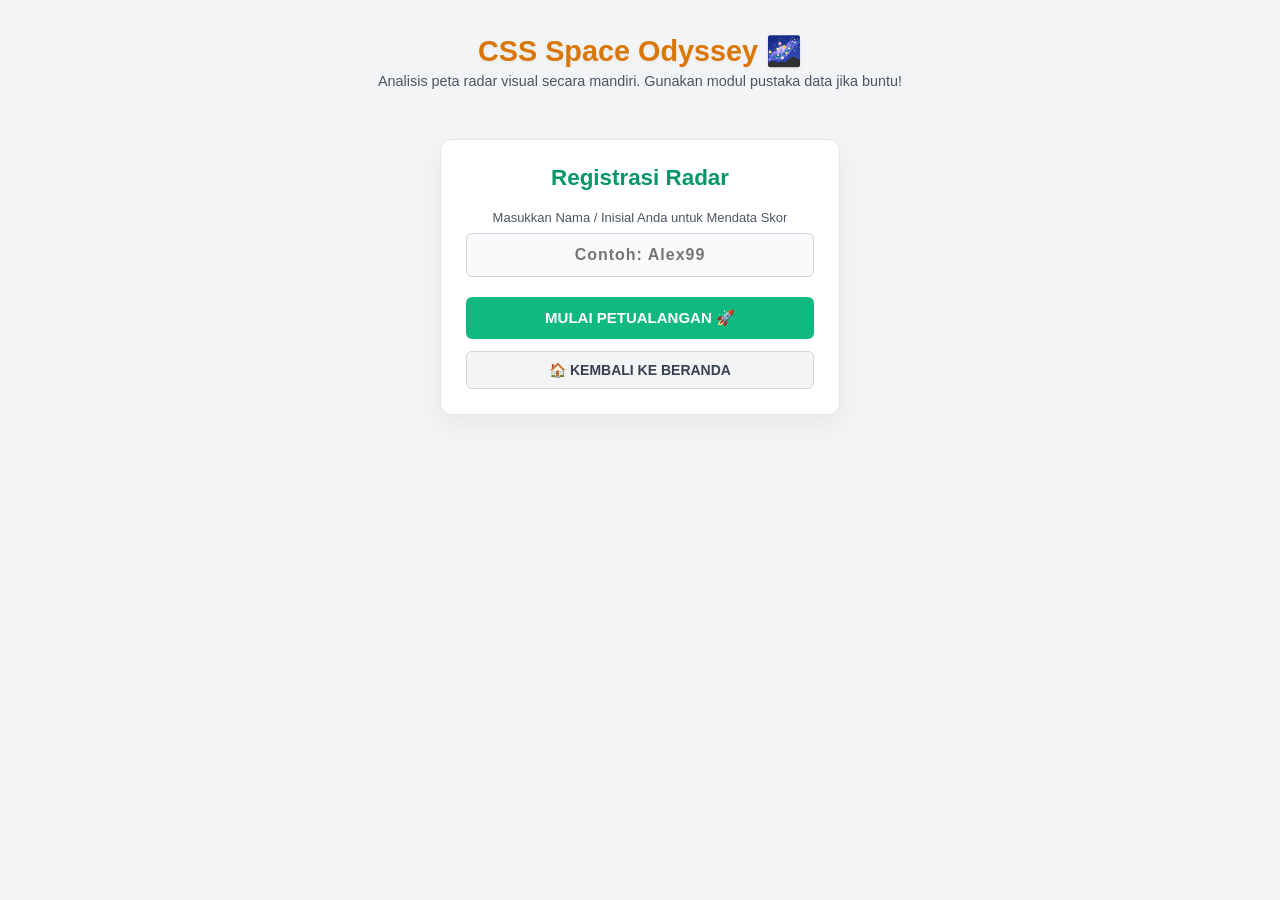
<file: gameCSS.html>
<!doctype html>
<html lang="id">
  <head>
    <meta charset="UTF-8" />
    <meta name="viewport" content="width=device-width, initial-scale=1.0" />
    <title>CSS Space Odyssey: Navigasi Kontrol Internal</title>
    <style>
      /* --- TEMA UTAMA: LIGHT MODE (PUTIH) --- */
      body {
        font-family: "Segoe UI", Roboto, Helvetica, Arial, sans-serif;
        background-color: #f3f4f6; /* Latar belakang putih keabu-abuan bersih */
        color: #1f2937; /* Teks utama gelap agar kontras */
        margin: 0;
        padding: 15px;
        display: flex;
        flex-direction: column;
        align-items: center;
        min-height: 100vh;
        box-sizing: border-box;
      }

      h1 {
        color: #d97706; /* Emas gelap yang ramah di latar putih */
        margin-bottom: 5px;
        text-shadow: 0 2px 4px rgba(0, 0, 0, 0.05);
        font-size: 1.8rem;
        text-align: center;
      }
      .subtitle {
        color: #4b5563; /* Teks sekunder abu-abu gelap */
        margin-top: 0;
        margin-bottom: 20px;
        text-align: center;
        font-size: 0.9rem;
        max-width: 600px;
      }

      /* --- HALAMAN LOGIN INSTAN --- */
      #auth-container {
        width: 100%;
        max-width: 400px;
        background-color: #ffffff;
        border: 1px solid #e5e7eb;
        padding: 25px;
        border-radius: 12px;
        box-shadow: 0 10px 25px rgba(0, 0, 0, 0.05);
        margin-top: 30px;
        box-sizing: border-box;
      }

      .auth-box h2 {
        text-align: center;
        color: #059669;
        margin-top: 0;
        font-size: 1.4rem;
      }
      .form-group {
        margin-bottom: 20px;
        display: flex;
        flex-direction: column;
      }
      .form-group label {
        font-size: 13px;
        margin-bottom: 8px;
        color: #4b5563;
        text-align: center;
      }
      .form-group input {
        padding: 12px;
        border-radius: 6px;
        border: 1px solid #d1d5db;
        background-color: #f9fafb;
        color: #111827;
        font-size: 16px;
        text-align: center;
        font-weight: bold;
        letter-spacing: 1px;
        width: 100%;
        box-sizing: border-box;
      }
      .form-group input:focus {
        outline: none;
        border-color: #10b981;
        background-color: #fff;
      }

      .auth-btn {
        width: 100%;
        padding: 12px;
        background-color: #10b981;
        color: white;
        border: none;
        border-radius: 6px;
        font-weight: bold;
        cursor: pointer;
        font-size: 15px;
        margin-bottom: 12px;
      }
      .auth-btn:hover {
        background-color: #059669;
      }

      .auth-home-btn {
        display: flex;
        justify-content: center;
        align-items: center;
        width: 100%;
        padding: 10px;
        background-color: #f3f4f6;
        color: #374151;
        border: 1px solid #d1d5db;
        border-radius: 6px;
        font-weight: 600;
        text-decoration: none;
        font-size: 14px;
        box-sizing: border-box;
      }
      .auth-home-btn:hover {
        background-color: #e5e7eb;
        color: #111827;
      }

      /* --- DASHBOARD GAME UTAMA --- */
      #game-container {
        display: none;
        gap: 20px;
        max-width: 1000px;
        width: 100%;
        justify-content: center;
        flex-direction: row;
        flex-wrap: wrap;
      }

      .game-side {
        display: flex;
        flex-direction: column;
        align-items: center;
        width: 100%;
        max-width: 460px;
        box-sizing: border-box;
      }

      .user-bar {
        width: 100%;
        display: flex;
        justify-content: space-between;
        align-items: center;
        background-color: #ffffff;
        padding: 10px 15px;
        border-radius: 8px;
        margin-bottom: 15px;
        border: 1px solid #e5e7eb;
        box-shadow: 0 2px 8px rgba(0, 0, 0, 0.02);
        box-sizing: border-box;
      }
      .user-info {
        font-size: 13px;
        font-weight: bold;
        color: #0284c7;
      }

      /* --- AREA TETAP HITAM KANVAS RADAR --- */
      #space-container {
        width: 100%;
        aspect-ratio: 460 / 360;
        background: radial-gradient(circle, #1e1b4b 0%, #05030a 100%); /* Hitam Luar Angkasa */
        border: 4px solid #1f2937;
        border-radius: 12px;
        position: relative;
        margin-bottom: 20px;
        box-shadow: 0 15px 25px rgba(0, 0, 0, 0.3);
        overflow: hidden;
        box-sizing: border-box;
      }

      #player-ship {
        font-size: 2.5rem;
        position: absolute;
        transition: all 0.4s cubic-bezier(0.25, 1, 0.5, 1);
        top: 0;
        left: 0;
        z-index: 10;
      }
      #cat-target {
        font-size: 2.5rem;
        position: absolute;
        animation: float 2.5s ease-in-out infinite;
        z-index: 5;
      }

      @keyframes float {
        0%,
        100% {
          transform: translateY(0px);
        }
        50% {
          transform: translateY(-8px);
        }
      }

      #control-panel {
        width: 100%;
        background-color: #ffffff;
        border: 1px solid #e5e7eb;
        padding: 15px;
        border-radius: 12px;
        box-shadow: 0 4px 12px rgba(0, 0, 0, 0.03);
        box-sizing: border-box;
      }
      .level-header {
        display: flex;
        justify-content: space-between;
        align-items: center;
        margin-bottom: 10px;
        border-bottom: 1px solid #f3f4f6;
        padding-bottom: 8px;
        gap: 8px;
      }
      #lvl-title {
        font-weight: bold;
        color: #059669;
        font-size: 1rem;
      }

      .utility-btn {
        background-color: #f3f4f6;
        color: #374151;
        border: 1px solid #d1d5db;
        padding: 6px 10px;
        border-radius: 4px;
        font-size: 11px;
        cursor: pointer;
        white-space: nowrap;
      }
      .utility-btn:hover {
        background-color: #e5e7eb;
      }
      #hint-btn {
        color: #d97706;
        border-color: #f59e0b;
        margin-left: auto;
      }
      #home-btn {
        color: #0284c7;
        border-color: #38bdf8;
        text-decoration: none;
        display: inline-flex;
        align-items: center;
      }

      /* Wadah Hint Teori Baru */
      #hint-box {
        display: none;
        background-color: #fef3c7;
        border-left: 4px solid #f59e0b;
        padding: 12px;
        margin-bottom: 15px;
        border-radius: 4px;
        font-size: 12px;
        color: #78350f;
        line-height: 1.5;
      }

      /* Area Editor Kode */
      .drop-zone-container {
        background-color: #f9fafb;
        padding: 12px;
        border-radius: 8px;
        font-family: "Courier New", monospace;
        color: #065f46;
        margin-bottom: 15px;
        border: 1px solid #e5e7eb;
        font-size: 0.85rem;
        overflow-x: auto;
      }
      .code-line {
        margin: 8px 0;
        display: flex;
        align-items: center;
        gap: 6px;
        flex-wrap: wrap;
      }
      .drop-box {
        display: inline-block;
        min-width: 90px;
        height: 26px;
        background-color: #ffffff;
        border: 2px dashed #9ca3af;
        border-radius: 4px;
        text-align: center;
        line-height: 26px;
        color: #111827;
        font-weight: bold;
        font-size: 12px;
        cursor: pointer;
      }

      /* Wadah Balok Seret Pilihan */
      .blocks-container {
        background-color: #f3f4f6;
        padding: 10px;
        border-radius: 8px;
        display: flex;
        flex-wrap: wrap;
        gap: 6px;
        min-height: 50px;
        border: 1px solid #e5e7eb;
        margin-bottom: 15px;
      }
      .block {
        background-color: #0284c7;
        color: #ffffff;
        padding: 4px 8px;
        border-radius: 4px;
        cursor: grab;
        font-family: "Courier New", monospace;
        font-weight: bold;
        font-size: 12px;
        box-shadow: 0 2px 4px rgba(0, 0, 0, 0.05);
      }
      .block.disabled {
        opacity: 0.4;
        cursor: not-allowed;
      }

      /* Tombol Navigasi Kendali Utama */
      .btn-group {
        display: flex;
        gap: 8px;
        width: 100%;
      }
      button.main-action {
        padding: 12px 8px;
        border-radius: 6px;
        font-weight: bold;
        font-size: 13px;
        cursor: pointer;
        border: none;
        box-shadow: 0 2px 4px rgba(0, 0, 0, 0.05);
      }
      #action-btn {
        flex: 2;
        background-color: #10b981;
        color: white;
      }
      #action-btn:hover {
        background-color: #059669;
      }
      #reset-btn {
        flex: 1;
        background-color: #6b7280;
        color: white;
      }
      #reset-btn:hover {
        background-color: #4b5563;
      }
      #stop-btn {
        flex: 1;
        background-color: #ef4444;
        color: white;
      }
      #stop-btn:hover {
        background-color: #dc2626;
      }

      #feedback {
        margin-top: 12px;
        text-align: center;
        font-weight: bold;
        display: none;
        padding: 10px;
        border-radius: 6px;
        font-size: 13px;
        line-height: 1.5;
        color: white;
      }

      /* Leaderboard Kartu */
      .leaderboard-card {
        width: 100%;
        max-width: 460px;
        background-color: #ffffff;
        border: 1px solid #e5e7eb;
        border-radius: 12px;
        padding: 20px;
        box-shadow: 0 4px 12px rgba(0, 0, 0, 0.03);
        box-sizing: border-box;
        height: fit-content;
      }
      .leaderboard-title {
        font-size: 16px;
        font-weight: bold;
        color: #d97706;
        margin-bottom: 15px;
        text-align: center;
        border-bottom: 2px solid #f3f4f6;
        padding-bottom: 8px;
      }
      .leaderboard-table {
        width: 100%;
        border-collapse: collapse;
      }
      .leaderboard-table th,
      .leaderboard-table td {
        padding: 10px 8px;
        text-align: left;
        font-size: 13px;
        color: #1f2937;
      }
      .leaderboard-table th {
        color: #4b5563;
        border-bottom: 1px solid #e5e7eb;
      }
      .leaderboard-table tr:nth-child(even) {
        background-color: #f9fafb;
      }

      /* --- RESPONSIVE MEDIA QUERIES TOTAL --- */
      @media screen and (max-width: 768px) {
        #game-container {
          flex-direction: column;
          align-items: center;
        }
      }

      @media screen and (max-width: 400px) {
        h1 {
          font-size: 1.5rem;
        }
        .user-bar {
          font-size: 11px;
        }
        button.main-action {
          font-size: 11px;
          padding: 10px 5px;
        }
        #player-ship,
        #cat-target {
          font-size: 2rem;
        }
      }
    </style>
  </head>
  <body>
    <h1>CSS Space Odyssey 🌌</h1>
    <p class="subtitle">Analisis peta radar visual secara mandiri. Gunakan modul pustaka data jika buntu!</p>

    <div id="auth-container">
      <div class="auth-box">
        <h2>Registrasi Radar</h2>
        <div class="form-group">
          <label>Masukkan Nama / Inisial Anda untuk Mendata Skor</label>
          <input type="text" id="login-user" placeholder="Contoh: Alex99" maxlength="12" />
        </div>
        <button class="auth-btn" id="submit-login">MULAI PETUALANGAN 🚀</button>
        <a href="index.html" class="auth-home-btn">🏠 KEMBALI KE BERANDA</a>
      </div>
    </div>

    <div id="game-container">
      <div class="game-side">
        <div class="user-bar">
          <div class="user-info">👩‍✈️ Pilot: <span id="active-username">User</span></div>
          <div style="font-size: 12px; color: #4b5563">Misi: 30 Sektor</div>
        </div>

        <div id="space-container">
          <div id="player-ship">🚀</div>
          <div id="cat-target">🐱</div>
        </div>

        <div id="control-panel">
          <div class="level-header">
            <span id="lvl-title">Level 1/30</span>
            <button class="utility-btn" id="hint-btn">💡 Modul Dokumen Teori</button>
            <button class="utility-btn" id="home-btn">🏠 Beranda</button>
          </div>
          <p id="lvl-desc" style="font-size: 12px; color: #374151; margin-top: 5px; margin-bottom: 10px"></p>
          <div id="hint-box"></div>

          <div class="drop-zone-container">
            <div id="selector-name">#space-container {</div>
            <div id="code-structure"></div>
            <div>}</div>
          </div>

          <div class="blocks-container" id="blocks-pool"></div>

          <div class="btn-group">
            <button id="stop-btn" class="main-action">🟥 STOP</button>
            <button id="reset-btn" class="main-action">🔄 RESET</button>
            <button id="action-btn" class="main-action">🚀 JALANKAN</button>
          </div>
          <div id="feedback"></div>
        </div>
      </div>

      <div class="leaderboard-card">
        <div class="leaderboard-title">🏆 KAPTEN TERBAIK</div>
        <table class="leaderboard-table">
          <thead>
            <tr>
              <th>Pos</th>
              <th>Nama</th>
              <th>Skor / Nilai</th>
            </tr>
          </thead>
          <tbody id="leaderboard-body"></tbody>
        </table>
      </div>
    </div>

    <script>
      // --- DATA BASE ENGINE GENERATOR (30 LEVEL) ---
      const levels = [];
      const flexJustify = ["flex-start", "center", "flex-end", "space-between", "space-around"];
      const flexAlign = ["flex-start", "center", "flex-end"];

      const flexMapX = { "flex-start": "5%", center: "45%", "flex-end": "85%", "space-between": "85%", "space-around": "75%" };
      const flexMapY = { "flex-start": "5%", center: "42%", "flex-end": "80%" };

      // 10 Level Flexbox
      for (let i = 1; i <= 10; i++) {
        let jVal = flexJustify[i % flexJustify.length];
        let aVal = flexAlign[Math.floor((i - 1) / 4) % flexAlign.length];

        let hintTeks = `
                <p style="margin-top:0; font-weight:bold; color:#9a3412; border-bottom:1px solid #fbd38d; padding-bottom:4px;">📖 MODUL PUSTAKA FLEXBOX (SEKTOR 1-10)</p>
                <ul style="margin:0; padding-left:15px; list-style-type: disc;">
                    <li style="margin-bottom:8px;"><strong>display:</strong> Mengaktifkan tata letak fleksibel (Gunakan balok <code style="background:#ffedd5; padding:2px 4px; border-radius:3px;">flex</code>).</li>
                    <li style="margin-bottom:8px;"><strong>justify-content:</strong> Mengatur posisi objek secara <strong>Horisontal</strong> (Sumbu Utama):
                        <ul style="padding-left:15px; margin-top:4px; list-style-type: circle;">
                            <li><code style="color:#b45309;">'flex-start'</code> : Merapat ke sisi <strong>KIRI</strong> radar.</li>
                            <li><code style="color:#b45309;">'center'</code> : Tepat di <strong>TENGAH</strong> horisontal.</li>
                            <li><code style="color:#b45309;">'flex-end'</code> : Merapat ke sisi <strong>KANAN</strong> radar.</li>
                            <li><code style="color:#b45309;">'space-between'</code> : Menyebar rata hingga ujung kiri & kanan.</li>
                            <li><code style="color:#b45309;">'space-around'</code> : Menyebar dengan ruang kosong di sekitarnya.</li>
                        </ul>
                    </li>
                    <li><strong>align-items:</strong> Mengatur posisi objek secara <strong>Vertikal</strong> (Sumbu Silang):
                        <ul style="padding-left:15px; margin-top:4px; list-style-type: circle;">
                            <li><code style="color:#b45309;">'flex-start'</code> : Menuju ke area <strong>ATAS</strong> radar.</li>
                            <li><code style="color:#b45309;">'center'</code> : Tepat di <strong>TENGAH</strong> vertikal.</li>
                            <li><code style="color:#b45309;">'flex-end'</code> : Menuju ke area <strong>BAWAH</strong> radar.</li>
                        </ul>
                    </li>
                </ul>
            `;

        levels.push({
          id: i,
          type: "flex",
          title: `Sektor ${i}: Formasi Flexbox`,
          desc: `Periksa letak kucing target di peta radar dan sesuaikan properti Flexbox induk!`,
          hint: hintTeks,
          catPos: { left: flexMapX[jVal], top: flexMapY[aVal], bottom: "auto", right: "auto" },
          structure: `
                    <div class="code-line">&nbsp;&nbsp;display: <div class="drop-box" data-ans="flex"></div>;</div>
                    <div class="code-line">&nbsp;&nbsp;justify-content: <div class="drop-box" data-ans="${jVal}"></div>;</div>
                    <div class="code-line">&nbsp;&nbsp;align-items: <div class="drop-box" data-ans="${aVal}"></div>;</div>
                `,
          blocks: ["flex", "block", "grid", jVal, aVal, "center", "flex-end"].sort(() => Math.random() - 0.5),
          apply: (container, ship) => {
            container.style.display = "flex";
            container.style.justifyContent = jVal;
            container.style.alignItems = aVal;
            ship.style.position = "static";
          },
        });
      }

      // 10 Level Grid
      for (let i = 11; i <= 20; i++) {
        let col = (i % 4) + 1;
        let row = Math.floor((i - 11) / 4) + 1;

        let hintTeks = `
                <p style="margin-top:0; font-weight:bold; color:#9a3412; border-bottom:1px solid #fbd38d; padding-bottom:4px;">📖 MODUL PUSTAKA CSS GRID (SEKTOR 11-20)</p>
                <p style="margin:8px 0; font-size:11.5px; font-style:italic; color:#78350f;">Radar saat ini menggunakan matriks catur: <strong>4 Kolom × 3 Baris</strong>.</p>
                <ul style="margin:0; padding-left:15px; list-style-type: disc;">
                    <li style="margin-bottom:8px;"><strong>grid-column:</strong> Menentukan posisi kolom pesawat Anda.
                        <br><span style="color:#6b7280;">• Kisaran nilai: Angka <strong>1</strong> (Paling Kiri) sampai <strong>4</strong> (Paling Kanan).</span>
                    </li>
                    <li><strong>grid-row:</strong> Menentukan posisi baris pesawat Anda.
                        <br><span style="color:#6b7280;">• Kisaran nilai: Angka <strong>1</strong> (Paling Atas) sampai <strong>3</strong> (Paling Bawah).</span>
                    </li>
                </ul>
            `;

        levels.push({
          id: i,
          type: "grid",
          title: `Sektor ${i}: Koordinat Grid`,
          desc: `Radar luar angkasa terkunci dalam mode kisi grid statis. Analisis koordinat lokasi kotak sel target!`,
          hint: hintTeks,
          catPos: { left: `${(col - 1) * 25 + 5}%`, top: `${(row - 1) * 30 + 5}%`, bottom: "auto", right: "auto" },
          structure: `
                    <div class="code-line">/* Diaplikasikan pada #player-ship */</div>
                    <div class="code-line">&nbsp;&nbsp;grid-column: <div class="drop-box" data-ans="${col}"></div>;</div>
                    <div class="code-line">&nbsp;&nbsp;grid-row: <div class="drop-box" data-ans="${row}"></div>;</div>
                `,
          blocks: [col.toString(), row.toString(), "1", "2", "3", "4", "span 2"].sort(() => Math.random() - 0.5),
          apply: (container, ship) => {
            container.style.display = "grid";
            container.style.gridTemplateColumns = "repeat(4, 1fr)";
            container.style.gridTemplateRows = "repeat(3, 1fr)";
            ship.style.position = "static";
            ship.style.gridColumn = col.toString();
            ship.style.gridRow = row.toString();
          },
        });
      }

      // 10 Level Absolute
      const dists = ["10%", "35%", "65%", "20%"];
      for (let i = 21; i <= 30; i++) {
        let eY = i % 2 === 0 ? "top" : "bottom";
        let eX = i % 3 === 0 ? "left" : "right";
        let dY = dists[i % dists.length];
        let dX = dists[(i + 1) % dists.length];
        let cPos = { top: "auto", bottom: "auto", left: "auto", right: "auto" };
        cPos[eY] = dY;
        cPos[eX] = dX;

        let hintTeks = `
                <p style="margin-top:0; font-weight:bold; color:#9a3412; border-bottom:1px solid #fbd38d; padding-bottom:4px;">📖 MODUL PUSTAKA ABSOLUTE POSITION (SEKTOR 21-30)</p>
                <ul style="margin:0; padding-left:15px; list-style-type: disc;">
                    <li style="margin-bottom:8px;"><strong>position:</strong> Keluar dari aliran normal dokumen (Gunakan balok <code style="background:#ffedd5; padding:2px 4px; border-radius:3px;">absolute</code>).</li>
                    <li><strong>top / bottom / left / right:</strong> Properti jangkar untuk mengunci jarak mundur objek langsung dari dinding batas bingkai radar.</li>
                </ul>
            `;

        levels.push({
          id: i,
          type: "absolute",
          title: `Sektor ${i}: Navigasi Manual`,
          desc: `Sektor anomali terdeteksi. Perhatikan instruksi jangkar properti jarak sisi kontainer!`,
          hint: hintTeks,
          catPos: cPos,
          structure: `
                    <div class="code-line">/* Diaplikasikan pada #player-ship */</div>
                    <div class="code-line">&nbsp;&nbsp;position: <div class="drop-box" data-ans="absolute"></div>;</div>
                    <div class="code-line">&nbsp;&nbsp;${eY}: <div class="drop-box" data-ans="${dY}"></div>;</div>
                    <div class="code-line">&nbsp;&nbsp;${eX}: <div class="drop-box" data-ans="${dX}"></div>;</div>
                `,
          blocks: ["absolute", "relative", dY, dX, eY, eX, "0%"].sort(() => Math.random() - 0.5),
          apply: (container, ship) => {
            container.style.display = "block";
            ship.style.position = "absolute";
            ship.style.top = "auto";
            ship.style.bottom = "auto";
            ship.style.left = "auto";
            ship.style.right = "auto";
            ship.style[eY] = dY;
            ship.style[eX] = dX;
          },
        });
      }

      // --- SISTEM MANAGEMENT UTAMA ---
      let currentUser = null;
      let currentLevelIdx = 0;
      let draggedItem = null;
      let startTime = null;
      let isGameStopped = false;

      const authContainer = document.getElementById("auth-container");
      const gameContainer = document.getElementById("game-container");
      const activeUserTxt = document.getElementById("active-username");

      document.getElementById("submit-login").addEventListener("click", () => {
        const usernameInput = document.getElementById("login-user").value.trim();
        if (!usernameInput) {
          alert("Harap masukkan nama Anda terlebih dahulu!");
          return;
        }
        currentUser = usernameInput;
        launchGameSimulator();
      });

      document.getElementById("login-user").addEventListener("keypress", (e) => {
        if (e.key === "Enter") document.getElementById("submit-login").click();
      });

      // --- HANDLER TOMBOL STOP (MENYERAH + MEMUNCULKAN HINT JAWABAN BENAR) ---
      document.getElementById("stop-btn").addEventListener("click", () => {
        if (isGameStopped) return;

        const levelSelesai = currentLevelIdx;
        const nilaiSeadanya = Math.round((levelSelesai / 30) * 100);

        if (confirm(`Misi dihentikan manual!\n\nProgres terakhir Anda:\n• Sektor Terlampaui: ${levelSelesai}/30\n• Nilai Sementara: ${nilaiSeadanya}/100\n\nSimpan skor ke papan peringkat dan lihat hasilnya?`)) {
          let scores = JSON.parse(localStorage.getItem("css_space_leaderboard")) || [];
          scores.push({ name: `${currentUser} (Stopped)`, scoreDisplay: `Lvl ${levelSelesai} (${nilaiSeadanya} Pts)`, rawScore: nilaiSeadanya });
          scores.sort((a, b) => b.rawScore - a.rawScore);
          localStorage.setItem("css_space_leaderboard", JSON.stringify(scores.slice(0, 10)));

          renderLeaderboard();

          isGameStopped = true;

          // AMBIL DATA JAWABAN BENAR DARI LEVEL SAAT INI
          let jawabanBenarTeks = "";
          document.querySelectorAll(".drop-box").forEach((box, index) => {
            let keyProperti = box.parentElement.innerText.split(":")[0].trim();
            let valueJawaban = box.getAttribute("data-ans");
            jawabanBenarTeks += `<br>• <b>${keyProperti}</b>: <span style="color:#a7f3d0">${valueJawaban}</span>`;
          });

          feedback.innerHTML = `🟥 MISI DIHENTIKAN! Skor Tersimpan: ${nilaiSeadanya} Poin.<br><br>💡 <b>KUNCI JAWABAN SEKTOR INI:</b>${jawabanBenarTeks}`;
          feedback.style.backgroundColor = "#7c2d12";
          feedback.style.display = "block";

          document.querySelectorAll(".drop-box").forEach((box) => (box.style.pointerEvents = "none"));
          document.querySelectorAll(".block").forEach((b) => {
            b.setAttribute("draggable", "false");
            b.classList.add("disabled");
          });

          actionBtn.innerText = "🔄 RE-START MISI";
          resetBtn.style.display = "none";
          document.getElementById("stop-btn").style.opacity = "0.5";
        }
      });

      // --- GAME INTERACTIVE CONTROLLER ---
      const spaceContainer = document.getElementById("space-container");
      const ship = document.getElementById("player-ship");
      const cat = document.getElementById("cat-target");
      const lvlTitle = document.getElementById("lvl-title");
      const lvlDesc = document.getElementById("lvl-desc");
      const hintBox = document.getElementById("hint-box");
      const hintBtn = document.getElementById("hint-btn");
      const homeBtn = document.getElementById("home-btn");
      const codeStructure = document.getElementById("code-structure");
      const blocksPool = document.getElementById("blocks-pool");
      const actionBtn = document.getElementById("action-btn");
      const resetBtn = document.getElementById("reset-btn");
      const feedback = document.getElementById("feedback");
      const selectorName = document.getElementById("selector-name");

      function launchGameSimulator() {
        authContainer.style.display = "none";
        gameContainer.style.display = "flex";
        activeUserTxt.innerText = currentUser;
        currentLevelIdx = 0;
        isGameStopped = false;
        resetBtn.style.display = "block";
        document.getElementById("stop-btn").style.opacity = "1";
        startTime = Date.now();
        loadLevel();
        renderLeaderboard();
      }

      function loadLevel() {
        const lvl = levels[currentLevelIdx];
        lvlTitle.innerText = `${lvl.title} (${lvl.id}/30)`;
        lvlDesc.innerText = lvl.desc;
        hintBox.innerHTML = lvl.hint;
        hintBox.style.display = "none";
        feedback.style.display = "none";
        actionBtn.innerText = "🚀 JALANKAN PESAWAT";
        selectorName.innerText = lvl.type === "flex" ? "#space-container {" : "#player-ship {";

        spaceContainer.style = "";
        ship.style = "";
        cat.style = "";
        Object.assign(cat.style, lvl.catPos);

        codeStructure.innerHTML = lvl.structure;
        blocksPool.innerHTML = "";
        lvl.blocks.forEach((text) => {
          const b = document.createElement("div");
          b.className = "block";
          b.innerText = text;
          b.setAttribute("draggable", "true");

          b.addEventListener("dragstart", () => {
            if (!isGameStopped) draggedItem = b;
          });
          b.addEventListener(
            "touchstart",
            () => {
              if (!isGameStopped) draggedItem = b;
            },
            { passive: true },
          );

          blocksPool.appendChild(b);
        });
        bindDragDropEvents();
      }

      function bindDragDropEvents() {
        document.querySelectorAll(".drop-box").forEach((box) => {
          box.addEventListener("dragover", (e) => e.preventDefault());
          box.addEventListener("drop", () => {
            if (draggedItem && !isGameStopped) {
              box.innerText = draggedItem.innerText;
              box.style.borderColor = "#0284c7";
            }
          });

          box.addEventListener("click", () => {
            if (!isGameStopped) {
              if (draggedItem) {
                box.innerText = draggedItem.innerText;
                box.style.borderColor = "#0284c7";
                draggedItem = null;
              } else {
                box.innerText = "";
                box.style.borderColor = "#9ca3af";
              }
            }
          });
        });

        document.querySelectorAll(".block").forEach((b) => {
          b.addEventListener("click", () => {
            if (!isGameStopped) draggedItem = b;
            b.style.outline = "2px solid #0284c7";
            setTimeout(() => (b.style.outline = "none"), 1000);
          });
        });
      }

      hintBtn.addEventListener("click", () => {
        hintBox.style.display = hintBox.style.display === "none" ? "block" : "none";
      });

      homeBtn.addEventListener("click", () => {
        if (confirm("Apakah Anda ingin keluar dari permainan saat ini dan kembali ke menu registrasi awal? Progres yang tidak disimpan akan hilang.")) {
          gameContainer.style.display = "none";
          authContainer.style.display = "block";
          document.getElementById("login-user").value = "";
          currentUser = null;
          currentLevelIdx = 0;
          isGameStopped = false;
        }
      });

      // RESET BERFUNGSI MENGHAPUS LOCALSTORAGE PAPAN SKOR
      resetBtn.addEventListener("click", () => {
        if (confirm("Apakah Anda yakin ingin MENGHAPUS SELURUH SKOR dari papan peringkat? Tindakan ini akan mengosongkan leaderboard.")) {
          localStorage.removeItem("css_space_leaderboard");
          renderLeaderboard();
          if (!isGameStopped) {
            document.querySelectorAll(".drop-box").forEach((box) => {
              box.innerText = "";
              box.style.borderColor = "#9ca3af";
            });
            spaceContainer.style = "";
            ship.style = "";
            feedback.style.display = "none";
          }
        }
      });

      actionBtn.addEventListener("click", () => {
        if (isGameStopped) {
          launchGameSimulator();
          return;
        }

        if (actionBtn.innerText.includes("BERIKUTNYA")) {
          currentLevelIdx++;
          if (currentLevelIdx < levels.length) {
            loadLevel();
          } else {
            finishGame();
          }
          return;
        }
        let perfect = true;
        document.querySelectorAll(".drop-box").forEach((box) => {
          if (box.innerText !== box.getAttribute("data-ans")) perfect = false;
        });

        if (perfect) {
          levels[currentLevelIdx].apply(spaceContainer, ship);
          feedback.innerText = "🎉 VALID! Koordinat akurat!";
          feedback.style.backgroundColor = "#047857";
          feedback.style.display = "block";
          actionBtn.innerText = "➡️ SEKTOR BERIKUTNYA";
        } else {
          feedback.innerText = "❌ ERROR: Kalkulasi salah!";
          feedback.style.backgroundColor = "#b91c1c";
          feedback.style.display = "block";
        }
      });

      function finishGame() {
        alert(`🏆 SUNGGUH SPEKTAKULER KAPTEN ${currentUser.toUpperCase()}!\nAnda menyelesaikan seluruh 30 Level misi dengan nilai sempurna 100 Pts.`);

        let scores = JSON.parse(localStorage.getItem("css_space_leaderboard")) || [];
        scores.push({ name: currentUser, scoreDisplay: "Lvl 30 (100 Pts)", rawScore: 100 });
        scores.sort((a, b) => b.rawScore - a.rawScore);
        localStorage.setItem("css_space_leaderboard", JSON.stringify(scores.slice(0, 10)));

        renderLeaderboard();
        currentLevelIdx = 0;
        startTime = Date.now();
        loadLevel();
      }

      function renderLeaderboard() {
        let scores = JSON.parse(localStorage.getItem("css_space_leaderboard")) || [{ name: "", scoreDisplay: "", rawScore: 0 }];
        const tbody = document.getElementById("leaderboard-body");
        tbody.innerHTML = "";
        scores.forEach((row, idx) => {
          const tr = document.createElement("tr");
          tr.innerHTML = `<td>${idx + 1}</td><td>${row.name}</td><td>${row.scoreDisplay}</td>`;
          tbody.appendChild(tr);
        });
      }
    </script>
  </body>
</html>
</file>
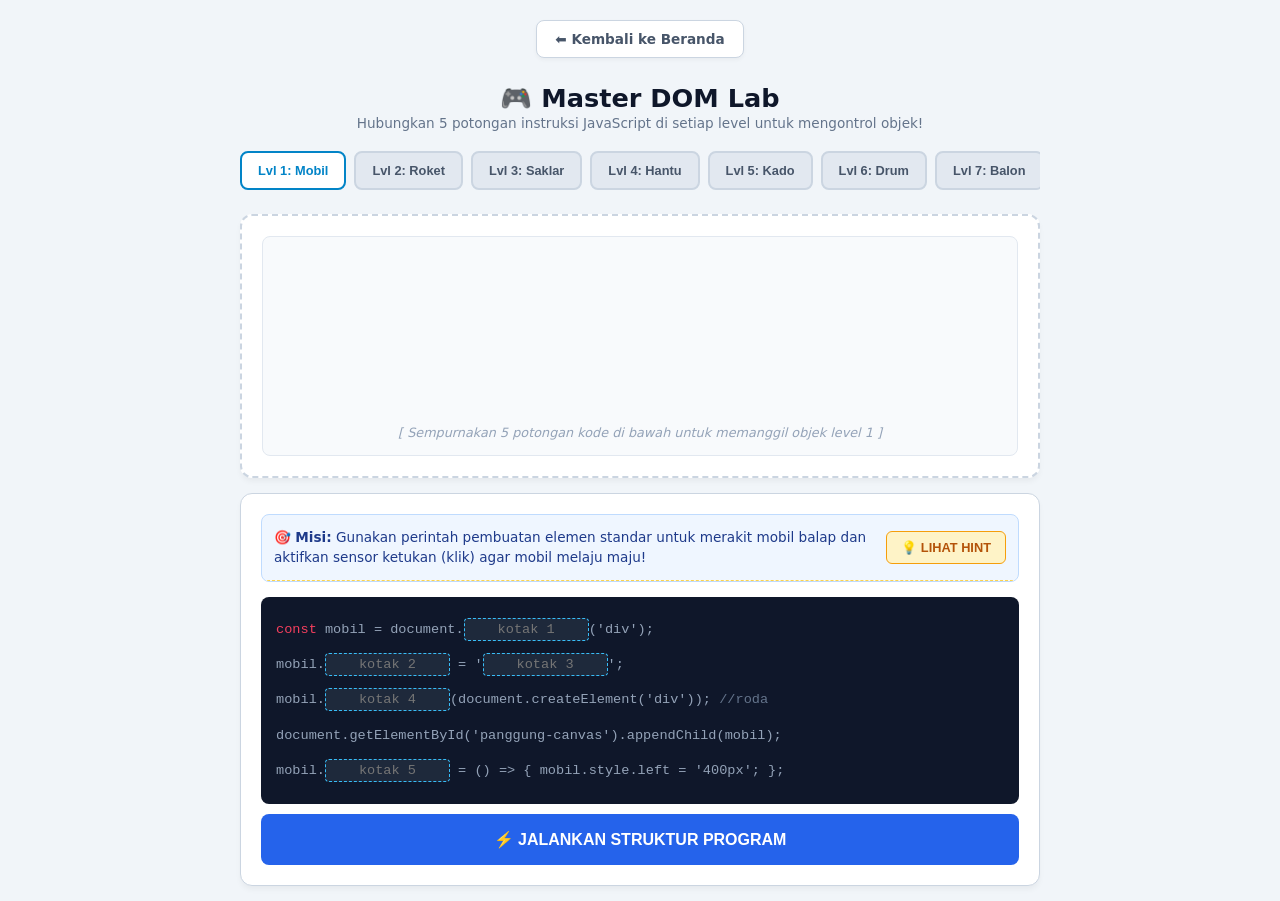
<file: gameJS.html>
<!doctype html>
<html lang="id">
  <head>
    <meta charset="UTF-8" />
    <meta name="viewport" content="width=device-width, initial-scale=1.0, maximum-scale=1.0, user-scalable=no" />
    <title>🎮 Master DOM Laboratory</title>
    <style>
      :root {
        --slate-900: #0f172a;
        --slate-100: #f1f5f9;
        --blue-link: #0284c7;
        --emerald: #10b981;
        --crimson: #e11d48;
        --amber: #d97706;
        --purple: #8b5cf6;
        --dark-bg: #0f172a;
      }

      body {
        font-family: "Segoe UI", system-ui, sans-serif;
        background-color: #f1f5f9;
        color: #334155;
        padding: 15px;
        margin: 0;
        display: flex;
        flex-direction: column;
        align-items: center;
      }

      /* TOMBOL KEMBALI KE BERANDA */
      .btn-back-home {
        align-self: flex-start;
        max-width: 800px;
        width: auto;
        margin: 5px auto 15px auto;
        display: inline-flex;
        align-items: center;
        gap: 8px;
        padding: 10px 18px;
        font-size: 0.85rem;
        font-weight: bold;
        color: #475569;
        background-color: #ffffff;
        border: 1px solid #cbd5e1;
        border-radius: 8px;
        text-decoration: none;
        box-shadow: 0 2px 4px rgba(0, 0, 0, 0.04);
        transition: all 0.2s ease;
      }
      .btn-back-home:hover {
        background-color: #f8fafc;
        color: var(--slate-900);
        border-color: #94a3b8;
        transform: translateY(-1px);
      }

      h1 {
        color: var(--slate-900);
        margin: 10px 0 2px 0;
        font-size: 1.6rem;
        text-align: center;
      }
      .sub {
        color: #64748b;
        margin-bottom: 20px;
        font-size: 0.85rem;
        text-align: center;
        padding: 0 10px;
      }

      /* TAB MENU RESPONSIVE */
      .sandbox-nav {
        display: flex;
        gap: 8px;
        width: 100%;
        max-width: 800px;
        overflow-x: auto;
        overflow-y: hidden;
        padding-bottom: 12px;
        margin-bottom: 12px;
        -webkit-overflow-scrolling: touch;
        scrollbar-width: auto;
      }

      .sandbox-nav::-webkit-scrollbar {
        height: 8px;
      }
      .sandbox-nav::-webkit-scrollbar-track {
        background: #e2e8f0;
        border-radius: 4px;
      }
      .sandbox-nav::-webkit-scrollbar-thumb {
        background: #cbd5e1;
        border-radius: 4px;
      }
      .sandbox-nav::-webkit-scrollbar-thumb:hover {
        background: #94a3b8;
      }

      .btn-nav {
        flex: 0 0 auto;
        padding: 10px 16px;
        font-size: 0.8rem;
        font-weight: bold;
        border: 2px solid #cbd5e1;
        background-color: #e2e8f0;
        color: #475569;
        border-radius: 8px;
        cursor: pointer;
        transition: all 0.2s ease;
        white-space: nowrap;
      }
      .btn-nav.nav-active {
        background-color: white;
        color: var(--blue-link);
        border-color: var(--blue-link);
      }

      /* CONTAINER UTAMA */
      .sandbox-container {
        display: flex;
        flex-direction: column;
        width: 100%;
        max-width: 800px;
        gap: 15px;
      }

      .panel {
        background: white;
        padding: 20px;
        border-radius: 12px;
        border: 1px solid #cbd5e1;
        box-shadow: 0 4px 6px -1px rgba(0, 0, 0, 0.05);
        box-sizing: border-box;
      }

      .workshop-space {
        background-color: #ffffff;
        border: 2px dashed #cbd5e1;
      }

      /* PANGGUNG LIVE CANVAS */
      .canvas-area {
        width: 100%;
        height: 220px;
        display: flex;
        justify-content: center;
        align-items: flex-end;
        position: relative;
        background-color: #f8fafc;
        border-radius: 8px;
        border: 1px solid #e2e8f0;
        overflow: hidden;
        padding-bottom: 15px;
        box-sizing: border-box;
      }

      /* BOX MISI & ACCORDION HINT */
      .mission-container {
        background-color: #eff6ff;
        border: 1px solid #bfdbfe;
        border-radius: 8px;
        margin-bottom: 15px;
        overflow: hidden;
      }

      .mission-header {
        padding: 12px;
        font-size: 0.85rem;
        line-height: 1.5;
        color: #1e3a8a;
        display: flex;
        justify-content: space-between;
        align-items: center;
        gap: 15px;
      }

      .btn-hint-toggle {
        background-color: #fef3c7;
        border: 1px solid #f59e0b;
        color: #b45309;
        padding: 8px 14px;
        font-size: 0.8rem;
        font-weight: bold;
        border-radius: 6px;
        cursor: pointer;
        white-space: nowrap;
        transition: background 0.2s;
      }
      .btn-hint-toggle:hover {
        background-color: #fde68a;
      }

      .hint-drawer {
        background-color: #fffbeb;
        border-top: 1px dashed #fcd34d;
        padding: 0 15px;
        max-height: 0;
        overflow: hidden;
        transition:
          max-height 0.25s ease-out,
          padding 0.25s ease-out;
        font-size: 0.8rem;
        line-height: 1.7;
        color: #78350f;
      }
      .hint-drawer.open {
        max-height: 300px;
        padding: 12px 15px;
        overflow-y: auto;
      }

      /* EDITOR KODE FORM */
      .code-workplace {
        background-color: var(--dark-bg);
        color: #94a3b8;
        padding: 15px;
        border-radius: 8px;
        font-family: monospace;
        font-size: 0.85rem;
        line-height: 2.6;
        box-sizing: border-box;
        overflow-x: auto;
        white-space: pre-wrap;
        word-break: break-word;
      }

      .code-blank {
        background-color: #1e293b;
        border: 1px dashed #38bdf8;
        color: #38bdf8;
        font-family: monospace;
        font-size: 0.85rem;
        padding: 3px 6px;
        border-radius: 4px;
        outline: none;
        width: 125px;
        text-align: center;
        box-sizing: border-box;
        transition: all 0.2s;
        display: inline-block;
        margin: 2px 0;
      }
      .code-blank:focus {
        border-color: var(--emerald);
        background-color: #0f172a;
        box-shadow: 0 0 0 2px rgba(16, 185, 129, 0.2);
      }

      /* STYLING OBJEK UNTUK 10 LEVEL */
      .base-obj {
        position: absolute;
        cursor: pointer;
        user-select: none;
        transition: all 0.5s ease;
      }

      /* Lvl 1: Mobil */
      .obj-mobil {
        bottom: 15px;
        left: 15px;
        width: 90px;
        height: 35px;
      }
      .bodi-m {
        width: 100%;
        height: 20px;
        background: var(--crimson);
        border-radius: 5px 15px 5px 5px;
      }
      .roda-m {
        width: 16px;
        height: 16px;
        background: #222;
        border-radius: 50%;
        position: absolute;
        bottom: 0;
      }

      /* Lvl 2: Roket */
      .obj-roket {
        bottom: 10px;
        left: 45%;
        width: 30px;
        height: 70px;
        display: flex;
        flex-direction: column;
        align-items: center;
      }
      .r-top {
        border-left: 15px solid transparent;
        border-right: 15px solid transparent;
        border-bottom: 20px solid #64748b;
      }
      .r-body {
        width: 30px;
        height: 40px;
        background: #cbd5e1;
      }
      .r-fire {
        width: 10px;
        height: 15px;
        background: var(--amber);
        display: none;
      }

      /* Lvl 3: Lampu */
      .obj-lampu {
        bottom: 30px;
        left: 45%;
        width: 50px;
        height: 50px;
        background: #64748b;
        border-radius: 50%;
        border: 4px solid #475569;
      }

      /* Lvl 4: Hantu */
      .obj-hantu {
        bottom: 40px;
        left: 40%;
        width: 50px;
        height: 60px;
        background: #e2e8f0;
        border-radius: 25px 25px 0 0;
        text-align: center;
        font-size: 1.5rem;
        line-height: 45px;
      }

      /* Lvl 5: Kotak Kado */
      .obj-kado {
        bottom: 20px;
        left: 42%;
        width: 50px;
        height: 50px;
        background: var(--purple);
        border-radius: 6px;
        display: flex;
        justify-content: center;
        align-items: center;
        color: white;
        font-size: 1.2rem;
      }

      /* Lvl 6: Ketukan */
      .obj-drum {
        bottom: 20px;
        left: 40%;
        width: 70px;
        height: 50px;
        background: #b45309;
        border-radius: 8px;
        border-top: 8px solid #fef3c7;
      }

      /* Lvl 7: Input Balon */
      .obj-balon {
        bottom: 50px;
        left: 45%;
        width: 45px;
        height: 55px;
        background: #06b6d4;
        border-radius: 50%;
        transform: scale(1);
      }
      .input-box-lvl7 {
        position: absolute;
        top: 10px;
        left: 10px;
        padding: 6px;
        font-size: 0.8rem;
        border-radius: 4px;
        border: 1px solid #ccc;
      }

      /* Lvl 8: Koin Emas */
      .obj-koin {
        bottom: 40px;
        left: 45%;
        width: 45px;
        height: 45px;
        background: #f59e0b;
        border-radius: 50%;
        border: 4px dashed #d97706;
      }

      /* Lvl 9: Bunglon */
      .obj-bunglon {
        bottom: 30px;
        left: 40%;
        width: 80px;
        height: 35px;
        background: #22c55e;
        border-radius: 15px;
        text-align: center;
        color: white;
        font-weight: bold;
        line-height: 35px;
        font-size: 0.75rem;
      }

      /* Lvl 10: Ketapel */
      .obj-burung {
        bottom: 20px;
        left: 20px;
        width: 35px;
        height: 35px;
        background: #ef4444;
        border-radius: 50%;
        display: flex;
        justify-content: center;
        align-items: center;
        font-size: 0.8rem;
      }

      /* CONTROLLER UTAMA */
      .btn-run {
        width: 100%;
        padding: 16px;
        font-size: 1rem;
        font-weight: bold;
        border-radius: 8px;
        border: none;
        background-color: #2563eb;
        color: white;
        cursor: pointer;
        margin-top: 10px;
        transition: background 0.2s;
      }
      .btn-run:hover {
        background-color: #1d4ed8;
      }
      .status-alert {
        margin-top: 10px;
        padding: 12px;
        border-radius: 8px;
        text-align: center;
        font-weight: bold;
        display: none;
        font-size: 0.85rem;
      }
    </style>
  </head>
  <body>
    <a href="index.html" class="btn-back-home">⬅️ Kembali ke Beranda</a>

    <h1>🎮 Master DOM Lab</h1>
    <div class="sub">Hubungkan 5 potongan instruksi JavaScript di setiap level untuk mengontrol objek!</div>

    <div class="sandbox-nav" id="nav-container"></div>

    <div class="sandbox-container">
      <div class="panel workshop-space">
        <div class="canvas-area" id="panggung-canvas"></div>
      </div>

      <div class="panel">
        <div class="mission-container">
          <div class="mission-header">
            <div id="mission-desc"></div>
            <button class="btn-hint-toggle" id="hint-toggle-txt" onclick="toggleGordenHint()">💡 LIHAT HINT</button>
          </div>
          <div class="hint-drawer" id="hint-drawer-content"></div>
        </div>

        <div class="code-workplace" id="code-template-area"></div>

        <button class="btn-run" onclick="periksaJawabanSiswa()">⚡ JALANKAN STRUKTUR PROGRAM</button>
        <div id="alert-log" class="status-alert"></div>
      </div>
    </div>

    <script>
      let lvlAktif = 1;
      let hintTerbuka = false;

      const databaseLevel = {
        1: {
          nama: "Lvl 1: Mobil",
          misi: "Gunakan perintah pembuatan elemen standar untuk merakit mobil balap dan aktifkan sensor ketukan (klik) agar mobil melaju maju!",
          hint:
            "• <strong>Kotak 1:</strong> <code>createElement</code> → Perintah DOM untuk menciptakan elemen HTML baru secara dinamis.<br>" +
            "• <strong>Kotak 2:</strong> <code>className</code> → Properti untuk memberikan atau memodifikasi nama kelas CSS objek.<br>" +
            "• <strong>Kotak 3:</strong> <code>obj-mobil</code> → String nama kelas CSS spesifik yang mengatur wujud bentuk mobil.<br>" +
            "• <strong>Kotak 4:</strong> <code>appendChild</code> → Fungsi untuk memasukkan elemen anak (roda) ke dalam elemen induk.<br>" +
            "• <strong>Kotak 5:</strong> <code>onclick</code> → Event listener untuk mendeteksi ketukan jari tunggal atau klik pada objek.",
          template: `<span style="color:#f43f5e">const</span> mobil = document.<input type="text" id="b-1" class="code-blank" placeholder="kotak 1">('div');<br>mobil.<input type="text" id="b-2" class="code-blank" placeholder="kotak 2"> = '<input type="text" id="b-3" class="code-blank" placeholder="kotak 3">';<br>mobil.<input type="text" id="b-4" class="code-blank" placeholder="kotak 4">(document.createElement('div')); <span style="color:#64748b">//roda</span><br>document.getElementById('panggung-canvas').appendChild(mobil);<br>mobil.<input type="text" id="b-5" class="code-blank" placeholder="kotak 5"> = () => { mobil.style.left = '400px'; };`,
          kunci: ["createElement", "className", "obj-mobil", "appendChild", "onclick"],
          aksiSukses: () => {
            const canvas = document.getElementById("panggung-canvas");
            canvas.innerHTML = "";
            const mobil = document.createElement("div");
            mobil.className = "base-obj obj-mobil";
            mobil.innerHTML = "<div class='bodi-m'></div><div class='roda-m' style='left:10px;'></div><div class='roda-m' style='right:10px;'></div>";
            canvas.appendChild(mobil);
            mobil.onclick = () => {
              mobil.style.left = "400px";
            };
          },
        },
        2: {
          nama: "Lvl 2: Roket",
          misi: "Buat roket berdiri di panggung dan picu mesin apinya agar meluncur vertikal ke atas saat bagian badan roket ditekan!",
          hint:
            "• <strong>Kotak 1:</strong> <code>createElement</code> → Digunakan untuk membuat struktur kontainer node div baru.<br>" +
            "• <strong>Kotak 2:</strong> <code>obj-roket</code> → Nama pengenal gaya CSS agar komponen roket tersusun vertikal.<br>" +
            "• <strong>Kotak 3:</strong> <code>appendChild</code> → Menyisipkan komponen tambahan ke dalam bodi utama roket.<br>" +
            "• <strong>Kotak 4:</strong> <code>onclick</code> → Menangkap perintah ketukan pengguna untuk memicu pembakaran mesin.<br>" +
            "• <strong>Kotak 5:</strong> <code>bottom</code> → Properti posisi CSS untuk menggerakkan objek naik menjauhi lantai panggung.",
          template: `<span style="color:#f43f5e">const</span> roket = document.<input type="text" id="b-1" class="code-blank" placeholder="kotak 1">('div');<br>roket.className = 'base-obj <input type="text" id="b-2" class="code-blank" placeholder="kotak 2">';<br>roket.<input type="text" id="b-3" class="code-blank" placeholder="kotak 3">(document.createElement('div'));<br>document.getElementById('panggung-canvas').appendChild(roket);<br>roket.<input type="text" id="b-4" class="code-blank" placeholder="kotak 4"> = () => {<br>&nbsp;&nbsp;roket.style.<input type="text" id="b-5" class="code-blank" placeholder="kotak 5"> = '220px';<br>};`,
          kunci: ["createElement", "obj-roket", "appendChild", "onclick", "bottom"],
          aksiSukses: () => {
            const canvas = document.getElementById("panggung-canvas");
            canvas.innerHTML = "";
            const roket = document.createElement("div");
            roket.className = "base-obj obj-roket";
            roket.innerHTML = "<div class='r-top'></div><div class='r-body'></div><div class='r-fire' id='api-r'></div>";
            canvas.appendChild(roket);
            roket.onclick = () => {
              document.getElementById("api-r").style.display = "block";
              roket.style.bottom = "220px";
            };
          },
        },
        3: {
          nama: "Lvl 3: Saklar",
          misi: "Gunakan event pemicu ganda (Double Click / dblclick) untuk menyalakan bohlam lampu dari abu-abu menjadi kuning terang!",
          hint:
            "• <strong>Kotak 1:</strong> <code>createElement</code> → Melahirkan elemen lingkaran fisik lampu.<br>" +
            "• <strong>Kotak 2:</strong> <code>className</code> → Menghubungkan elemen lingkaran dengan selektor visual CSS Lampu.<br>" +
            "• <strong>Kotak 3:</strong> <code>ondblclick</code> → Event khusus yang aktif hanya saat mendeteksi ketukan cepat sebanyak 2 kali.<br>" +
            "• <strong>Kotak 4:</strong> <code>style</code> → Gerbang akses utama JavaScript untuk mengubah gaya presentasi visual elemen.<br>" +
            "• <strong>Kotak 5:</strong> <code>backgroundColor</code> → Atribut CSS spesifik untuk mengubah warna latar bagian dalam objek.",
          template: `<span style="color:#f43f5e">const</span> lampu = document.<input type="text" id="b-1" class="code-blank" placeholder="kotak 1">('div');<br>lampu.<input type="text" id="b-2" class="code-blank" placeholder="kotak 2"> = 'base-obj obj-lampu';<br>document.getElementById('panggung-canvas').appendChild(lampu);<br>lampu.<input type="text" id="b-3" class="code-blank" placeholder="kotak 3"> = () => {<br>&nbsp;&nbsp;lampu.<input type="text" id="b-4" class="code-blank" placeholder="kotak 4">.<input type="text" id="b-5" class="code-blank" placeholder="kotak 5"> = '#f59e0b';<br>};`,
          kunci: ["createElement", "className", "ondblclick", "style", "backgroundColor"],
          aksiSukses: () => {
            const canvas = document.getElementById("panggung-canvas");
            canvas.innerHTML = "";
            const lampu = document.createElement("div");
            lampu.className = "base-obj obj-lampu";
            canvas.appendChild(lampu);
            lampu.ondblclick = () => {
              lampu.style.backgroundColor = "#f59e0b";
              lampu.style.borderColor = "#fef3c7";
            };
          },
        },
        4: {
          nama: "Lvl 4: Hantu",
          misi: "Buat objek hantu laboratorium. Hilangkan hantu tersebut (transparansi / opacity) secara instan saat kursor mendekat (mouseenter)!",
          hint:
            "• <strong>Kotak 1:</strong> <code>className</code> → Digunakan untuk mendaftarkan properti fisik penataan visual.<br>" +
            "• <strong>Kotak 2:</strong> <code>obj-hantu</code> → Kelas CSS penentu wujud hantu abu-abu samar.<br>" +
            "• <strong>Kotak 3:</strong> <code>onmouseenter</code> → Event yang otomatis terpicu begitu posisi kursor melintasi batas koordinat objek.<br>" +
            "• <strong>Kotak 4:</strong> <code>style</code> → API bawaan untuk memanipulasi parameter lembar gaya inline elemen.<br>" +
            "• <strong>Kotak 5:</strong> <code>opacity</code> → Pengatur tingkat kejelasan pandang objek (0 untuk transparan penuh, 1 untuk padat).",
          template: `<span style="color:#f43f5e">const</span> hantu = document.createElement('div');<br>hantu.<input type="text" id="b-1" class="code-blank" placeholder="kotak 1"> = 'base-obj <input type="text" id="b-2" class="code-blank" placeholder="kotak 2">';<br>hantu.innerText = "👻";<br>document.getElementById('panggung-canvas').appendChild(hantu);<br>hantu.<input type="text" id="b-3" class="code-blank" placeholder="kotak 3"> = () => {<br>&nbsp;&nbsp;hantu.<input type="text" id="b-4" class="code-blank" placeholder="kotak 4">.<input type="text" id="b-5" class="code-blank" placeholder="kotak 5"> = '0';<br>};`,
          kunci: ["className", "obj-hantu", "onmouseenter", "style", "opacity"],
          aksiSukses: () => {
            const canvas = document.getElementById("panggung-canvas");
            canvas.innerHTML = "";
            const hantu = document.createElement("div");
            hantu.className = "base-obj obj-hantu";
            hantu.innerText = "👻";
            canvas.appendChild(hantu);
            hantu.onmouseenter = () => {
              hantu.style.opacity = "0";
            };
            hantu.ontouchstart = () => {
              hantu.style.opacity = "0";
            };
          },
        },
        5: {
          nama: "Lvl 5: Kado",
          misi: "Rakit sebuah kotak kado misterius. Pasang sensor pelepasan klik (onmouseup) agar kado terbuka mengeluarkan emoji hadiah!",
          hint:
            "• <strong>Kotak 1:</strong> <code>createElement</code> → Berfungsi mencetak wadah elemen kado baru.<br>" +
            "• <strong>Kotak 2:</strong> <code>className</code> → Properti penghubung ke blueprint selektor gaya tampilan.<br>" +
            "• <strong>Kotak 3:</strong> <code>onmouseup</code> → Event yang bereaksi tepat saat pengguna melepaskan tekanan jari/tombol klik mouse.<br>" +
            "• <strong>Kotak 4:</strong> <code>innerText</code> → Atribut teks murni di dalam tag untuk mengubah visual emoji dari box menjadi berlian.<br>" +
            "• <strong>Kotak 5:</strong> <code>appendChild</code> → Perintah untuk menyuntikkan objek kado yang telah siap ke area panggung.",
          template: `<span style="color:#f43f5e">const</span> kado = document.<input type="text" id="b-1" class="code-blank" placeholder="kotak 1">('div');<br>kado.<input type="text" id="b-2" class="code-blank" placeholder="kotak 2"> = 'base-obj obj-kado';<br>kado.innerText = "📦";<br>kado.<input type="text" id="b-3" class="code-blank" placeholder="kotak 3"> = () => {<br>&nbsp;&nbsp;kado.<input type="text" id="b-4" class="code-blank" placeholder="kotak 4"> = "💎";<br>};<br>document.getElementById('panggung-canvas').<input type="text" id="b-5" class="code-blank" placeholder="kotak 5">(kado);`,
          kunci: ["createElement", "className", "onmouseup", "innerText", "appendChild"],
          aksiSukses: () => {
            const canvas = document.getElementById("panggung-canvas");
            canvas.innerHTML = "";
            const kado = document.createElement("div");
            kado.className = "base-obj obj-kado";
            kado.innerText = "📦";
            canvas.appendChild(kado);
            kado.onmouseup = () => {
              kado.innerText = "💎";
              kado.style.background = "#10b981";
            };
          },
        },
        6: {
          nama: "Lvl 6: Drum",
          misi: "Buat instrumen musik mini. Ubah skala tinggi ukuran objek saat tombol tetikus ditekan kebawah (onmousedown) untuk mensimulasikan efek ketukan drum!",
          hint:
            "• <strong>Kotak 1:</strong> <code>className</code> → Digunakan untuk mendefinisikan identitas kelas gaya.<br>" +
            "• <strong>Kotak 2:</strong> <code>obj-drum</code> → Penunjuk gaya CSS drum cokelat berpenutup kulit kuning gading.<br>" +
            "• <strong>Kotak 3:</strong> <code>onmousedown</code> → Event yang bekerja sangat cepat saat tombol klik pertama kali ditekan ke bawah (sebelum dilepas).<br>" +
            "• <strong>Kotak 4:</strong> <code>style</code> → Pintu interaksi pengubahan manifestasi visual lewat JavaScript.<br>" +
            "• <strong>Kotak 5:</strong> <code>transform</code> → Atribut modifikasi geometri (untuk memampatkan bentuk fisik objek drum).",
          template: `<span style="color:#f43f5e">const</span> drum = document.createElement('div');<br>drum.<input type="text" id="b-1" class="code-blank" placeholder="kotak 1"> = 'base-obj <input type="text" id="b-2" class="code-blank" placeholder="kotak 2">';<br>document.getElementById('panggung-canvas').appendChild(drum);<br>drum.<input type="text" id="b-3" class="code-blank" placeholder="kotak 3"> = () => {<br>&nbsp;&nbsp;drum.<input type="text" id="b-4" class="code-blank" placeholder="kotak 4">.<input type="text" id="b-5" class="code-blank" placeholder="kotak 5"> = 'scaleY(0.6)';<br>};`,
          kunci: ["className", "obj-drum", "onmousedown", "style", "transform"],
          aksiSukses: () => {
            const canvas = document.getElementById("panggung-canvas");
            canvas.innerHTML = "";
            const drum = document.createElement("div");
            drum.className = "base-obj obj-drum";
            canvas.appendChild(drum);
            const hitEffect = () => {
              drum.style.transform = "scaleY(0.6)";
              setTimeout(() => (drum.style.transform = "scaleY(1)"), 150);
            };
            drum.onmousedown = hitEffect;
            drum.ontouchstart = hitEffect;
          },
        },
        7: {
          nama: "Lvl 7: Balon",
          misi: "Tampilkan balon biru beserta kotak teks input di luar kanvas. Pasang detektor manipulasi ketikan input (oninput) untuk memperbesar ukuran balon secara dinamis!",
          hint:
            "• <strong>Kotak 1:</strong> <code>obj-balon</code> → Merujuk pada bundaran biru balon yang siap ditiup kembung.<br>" +
            "• <strong>Kotak 2:</strong> <code>createElement</code> → Berperan merakit kolom pengetikan input teks baru.<br>" +
            "• <strong>Kotak 3:</strong> <code>oninput</code> → Event pelacak yang langsung aktif setiap kali ada karakter huruf baru yang diketikkan.<br>" +
            "• <strong>Kotak 4:</strong> <code>value</code> → Atribut penangkap string data tulisan nyata yang berada di dalam form input.<br>" +
            "• <strong>Kotak 5:</strong> <code>transform</code> → Modifikasi CSS untuk memanipulasi perbesaran rasio skala (scale) balon.",
          template: `<span style="color:#f43f5e">const</span> b = document.createElement('div'); b.className = 'base-obj <input type="text" id="b-1" class="code-blank" placeholder="kotak 1">';<br><span style="color:#f43f5e">const</span> inp = document.<input type="text" id="b-2" class="code-blank" placeholder="kotak 2">('input'); inp.className='input-box-lvl7';<br>document.getElementById('panggung-canvas').append(b, inp);<br>inp.<input type="text" id="b-3" class="code-blank" placeholder="kotak 3"> = () => {<br>&nbsp;&nbsp;<span style="color:#f43f5e">let</span> len = inp.<input type="text" id="b-4" class="code-blank" placeholder="kotak 4">.length;<br>&nbsp;&nbsp;b.style.<input type="text" id="b-5" class="code-blank" placeholder="kotak 5"> = 'scale(' + (1 + len*0.2) + ')';<br>};`,
          kunci: ["obj-balon", "createElement", "oninput", "value", "transform"],
          aksiSukses: () => {
            const canvas = document.getElementById("panggung-canvas");
            canvas.innerHTML = "";
            const b = document.createElement("div");
            b.className = "base-obj obj-balon";
            const inp = document.createElement("input");
            inp.className = "input-box-lvl7";
            inp.placeholder = "Ketik teks bebas...";
            canvas.append(b, inp);
            inp.oninput = () => {
              b.style.transform = `scale(${1 + inp.value.length * 0.2})`;
            };
          },
        },
        8: {
          nama: "Lvl 8: Koin",
          misi: "Gunakan pendeteksi lepas kursor (onmouseleave) untuk memutar koin emas 360 derajat saat pengguna selesai menyentuh atau menggeser kursor keluar dari koin!",
          hint:
            "• <strong>Kotak 1:</strong> <code>createElement</code> → Perintah instan mencetak bulatan koin baru.<br>" +
            "• <strong>Kotak 2:</strong> <code>className</code> → Digunakan untuk menaruh setelan manifestasi visual CSS koin emas bergigi.<br>" +
            "• <strong>Kotak 3:</strong> <code>onmouseleave</code> → Event pemicu yang aktif tepat saat area kursor keluar meninggalkan perbatasan objek.<br>" +
            "• <strong>Kotak 4:</strong> <code>style</code> → Digunakan untuk memodifikasi parameter presentasi visual.<br>" +
            "• <strong>Kotak 5:</strong> <code>transform</code> → Mengakses perintah rotasi sumbu 3D (rotateY) untuk memutar badan koin.",
          template: `<span style="color:#f43f5e">const</span> koin = document.<input type="text" id="b-1" class="code-blank" placeholder="kotak 1">('div');<br>koin.<input type="text" id="b-2" class="code-blank" placeholder="kotak 2"> = 'base-obj obj-koin';<br>document.getElementById('panggung-canvas').appendChild(koin);<br>koin.<input type="text" id="b-3" class="code-blank" placeholder="kotak 3"> = () => {<br>&nbsp;&nbsp;koin.<input type="text" id="b-4" class="code-blank" placeholder="kotak 4">.<input type="text" id="b-5" class="code-blank" placeholder="kotak 5"> = 'rotateY(360deg)';<br>};`,
          kunci: ["createElement", "className", "onmouseleave", "style", "transform"],
          aksiSukses: () => {
            const canvas = document.getElementById("panggung-canvas");
            canvas.innerHTML = "";
            const koin = document.createElement("div");
            koin.className = "base-obj obj-koin";
            canvas.appendChild(koin);
            koin.onmouseleave = () => {
              koin.style.transform = "rotateY(360deg)";
            };
          },
        },
        9: {
          nama: "Lvl 9: Bunglon",
          misi: "Buat objek hewan bunglon. Ubah nama kelas penata gayanya secara instan memanfaatkan pemicu fokus klik (onfocus) untuk menyamarkan warna kulitnya!",
          hint:
            "• <strong>Kotak 1:</strong> <code>createElement</code> → Digunakan untuk membuat wadah node div bunglon.<br>" +
            "• <strong>Kotak 2:</strong> <code>obj-bunglon</code> → Kelas CSS penentu warna hijau dasar reptil.<br>" +
            "• <strong>Kotak 3:</strong> <code>tabIndex</code> → Atribut HTML wajib agar elemen non-input (seperti div) bisa menerima status fokus sentuhan klik.<br>" +
            "• <strong>Kotak 4:</strong> <code>onfocus</code> → Event listener yang menyala ketika elemen sedang dipilih/diklik aktif oleh user.<br>" +
            "• <strong>Kotak 5:</strong> <code>style</code> → Jembatan instruksi penimpaan properti warna latar baru.",
          template: `<span style="color:#f43f5e">const</span> bg = document.<input type="text" id="b-1" class="code-blank" placeholder="kotak 1">('div');<br>bg.className = 'base-obj <input type="text" id="b-2" class="code-blank" placeholder="kotak 2">';<br>bg.<input type="text" id="b-3" class="code-blank" placeholder="kotak 3"> = 0; <span style="color:#64748b">//agar bisa di-fokus</span><br>bg.<input type="text" id="b-4" class="code-blank" placeholder="kotak 4"> = () => {<br>&nbsp;&nbsp;bg.<input type="text" id="b-5" class="code-blank" placeholder="kotak 5">.backgroundColor = '#e11d48';<br>};<br>document.getElementById('panggung-canvas').appendChild(bg);`,
          kunci: ["createElement", "obj-bunglon", "tabIndex", "onfocus", "style"],
          aksiSukses: () => {
            const canvas = document.getElementById("panggung-canvas");
            canvas.innerHTML = "";
            const bg = document.createElement("div");
            bg.className = "base-obj obj-bunglon";
            bg.innerText = "🦎 BUNGLON";
            bg.tabIndex = 0;
            canvas.appendChild(bg);
            bg.onfocus = () => {
              bg.style.backgroundColor = "#e11d48";
              bg.innerText = "🔴 RED MODE";
            };
          },
        },
        10: {
          nama: "Lvl 10: Ketapel",
          misi: "Level Final! Buat burung ketapel merah bergerak melesat secara horizontal ke sisi kanan panggung memanfaatkan pemicu pelepasan tombol ketik keyboard apa saja (onkeyup)!",
          hint:
            "• <strong>Kotak 1:</strong> <code>className</code> → Properti pengaturan identitas dekorasi objek.<br>" +
            "• <strong>Kotak 2:</strong> <code>obj-burung</code> → Pengenal gaya visual CSS lingkar burung merah pemarah.<br>" +
            "• <strong>Kotak 3:</strong> <code>onkeyup</code> → Event global window yang mendeteksi momen tepat saat jari selesai mengangkat tombol keyboard fisik.<br>" +
            "• <strong>Kotak 4:</strong> <code>style</code> → Digunakan untuk memodifikasi parameter tata letak spasial.<br>" +
            "• <strong>Kotak 5:</strong> <code>left</code> → Atribut CSS penentu jarak dari sisi kiri untuk mendorong burung meluncur ke kanan.",
          template: `<span style="color:#f43f5e">const</span> burung = document.createElement('div');<br>burung.<input type="text" id="b-1" class="code-blank" placeholder="kotak 1"> = 'base-obj <input type="text" id="b-2" class="code-blank" placeholder="kotak 2">';<br>burung.innerText = "😡"; document.getElementById('panggung-canvas').appendChild(burung);<br>window.<input type="text" id="b-3" class="code-blank" placeholder="kotak 3"> = () => {<br>&nbsp;&nbsp;burung.<input type="text" id="b-4" class="code-blank" placeholder="kotak 4">.<input type="text" id="b-5" class="code-blank" placeholder="kotak 5"> = '600px';<br>};`,
          kunci: ["className", "obj-burung", "onkeyup", "style", "left"],
          aksiSukses: () => {
            const canvas = document.getElementById("panggung-canvas");
            canvas.innerHTML = "";
            const burung = document.createElement("div");
            burung.className = "base-obj obj-burung";
            burung.innerText = "😡";
            canvas.appendChild(burung);
            window.onkeyup = () => {
              burung.style.left = "600px";
            };
            canvas.onclick = () => {
              burung.style.left = "600px";
            };
          },
        },
      };

      // MEMBUAT TOMBOL NAVIGASI 1 SAMPAI 10 SECARA OTOMATIS
      function inisialisasiNavbar() {
        const container = document.getElementById("nav-container");
        container.innerHTML = "";
        for (let i = 1; i <= 10; i++) {
          const btn = document.createElement("button");
          btn.id = `nav-${i}`;
          btn.className = i === 1 ? "btn-nav nav-active" : "btn-nav";
          btn.textContent = databaseLevel[i].nama;
          btn.onclick = () => gantiLevel(i);
          container.appendChild(btn);
        }

        // FITUR TAMBAHAN DESKTOP: Mengaktifkan scroll bar dengan cara drag & hold tombol mouse
        let isDown = false;
        let startX;
        let scrollLeft;

        container.addEventListener("mousedown", (e) => {
          isDown = true;
          container.style.cursor = "grabbing";
          startX = e.pageX - container.offsetLeft;
          scrollLeft = container.scrollLeft;
        });
        container.addEventListener("mouseleave", () => {
          isDown = false;
          container.style.cursor = "default";
        });
        container.addEventListener("mouseup", () => {
          isDown = false;
          container.style.cursor = "default";
        });
        container.addEventListener("mousemove", (e) => {
          if (!isDown) return;
          e.preventDefault();
          const x = e.pageX - container.offsetLeft;
          const walk = (x - startX) * 2;
          container.scrollLeft = scrollLeft - walk;
        });
      }

      function gantiLevel(nomor) {
        lvlAktif = parseInt(nomor);
        document.querySelectorAll(".btn-nav").forEach((btn, idx) => {
          btn.className = idx + 1 === nomor ? "btn-nav nav-active" : "btn-nav";
        });

        const data = databaseLevel[lvlAktif];
        document.getElementById("mission-desc").innerHTML = `🎯 <strong>Misi:</strong> ${data.misi}`;
        document.getElementById("hint-drawer-content").innerHTML = data.hint;
        document.getElementById("code-template-area").innerHTML = data.template;
        document.getElementById("alert-log").style.display = "none";

        hintTerbuka = false;
        document.getElementById("hint-drawer-content").classList.remove("open");
        document.getElementById("hint-toggle-txt").textContent = "💡 LIHAT HINT";

        resetCanvas();
      }

      function toggleGordenHint() {
        const drawer = document.getElementById("hint-drawer-content");
        const btn = document.getElementById("hint-toggle-txt");
        hintTerbuka = !hintTerbuka;

        if (hintTerbuka) {
          drawer.classList.add("open");
          btn.textContent = "❌ TUTUP HINT";
        } else {
          drawer.classList.remove("open");
          btn.textContent = "💡 LIHAT HINT";
        }
      }

      function resetCanvas() {
        document.getElementById("panggung-canvas").innerHTML = `
                <div style="color: #94a3b8; font-style: italic; font-size: 0.8rem; text-align:center; width:100%;">
                    [ Sempurnakan 5 potongan kode di bawah untuk memanggil objek level ${lvlAktif} ]
                </div>`;
      }

      function periksaJawabanSiswa() {
        const data = databaseLevel[lvlAktif];
        const log = document.getElementById("alert-log");
        log.style.display = "block";

        let semuaBenar = true;
        for (let i = 0; i < data.kunci.length; i++) {
          const inputUser = document.getElementById(`b-${i + 1}`).value.trim();
          if (inputUser !== data.kunci[i]) {
            semuaBenar = false;
            break;
          }
        }

        if (semuaBenar) {
          data.aksiSukses();
          log.style.backgroundColor = "#dcfce7";
          log.style.color = "#15803d";
          log.innerHTML = `🎉 KODE BENAR (5/5)! Objek Level ${lvlAktif} berhasil diwujudkan.<br>Lakukan aksi/interaksi pada objek di monitor atas!`;
        } else {
          log.style.backgroundColor = "#ffe4e6";
          log.style.color = "#b91c1c";
          log.textContent = "⚠️ KODE BELUM LENGKAP ATAU SALAH KETIK. Periksa kembali huruf besar/kecilnya atau buka menu LIHAT HINT!";
          resetCanvas();
        }
      }

      // Jalankan sistem saat pertama kali dimuat
      inisialisasiNavbar();
      gantiLevel(1);
    </script>
  </body>
</html>
</file>
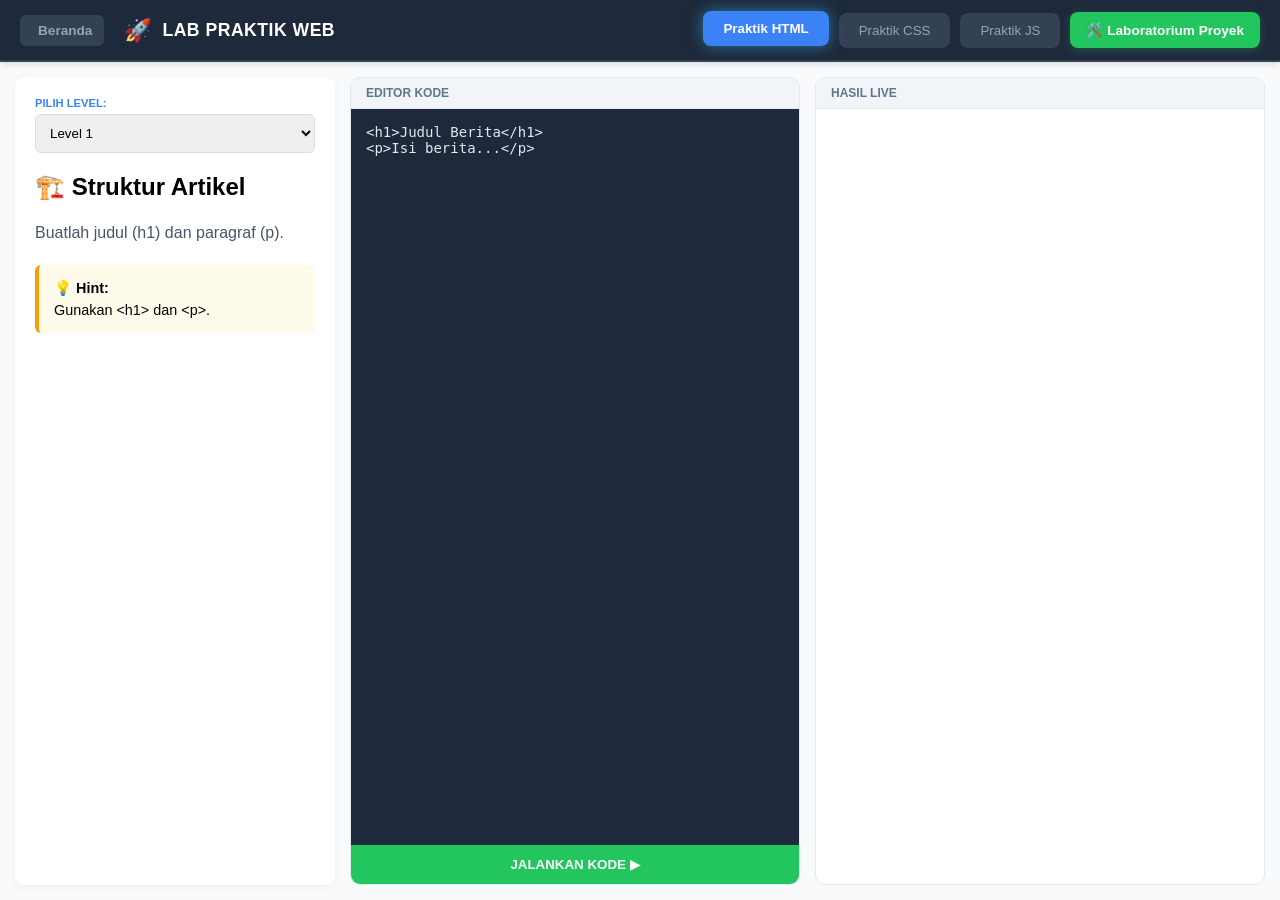
<file: halaman-praktik.html>
<!doctype html>
<html lang="id">
  <head>
    <meta charset="UTF-8" />
    <meta name="viewport" content="width=device-width, initial-scale=1.0" />
    <title>Lab Praktik HTML - Level 1-5</title>
    <style>
      :root {
        --primary: #3b82f6;
        --dark: #0f172a;
        --bg: #f8fafc;
      }

      * {
        box-sizing: border-box; /* Mencegah elemen keluar batas karena padding */
      }

      body {
        font-family: "Roboto", sans-serif;
        margin: 0;
        background: var(--bg);
        min-height: 100vh; /* Diubah dari height ke min-height agar dinamis saat mobile */
        display: flex;
        flex-direction: column;
      }

      /* --- NAVBAR / HEADER --- */
      header {
        background: #1e293b;
        color: white;
        padding: 12px 20px;
        display: flex;
        justify-content: space-between;
        align-items: center;
        box-shadow: 0 4px 6px -1px rgba(0, 0, 0, 0.1);
        border-bottom: 2px solid #334155;
        gap: 15px;
      }

      .brand-area {
        display: flex;
        align-items: center;
        gap: 15px;
      }

      .btn-back {
        text-decoration: none;
        color: #94a3b8;
        font-size: 0.85rem;
        font-weight: 600;
        display: flex;
        align-items: center;
        gap: 6px;
        transition: 0.3s;
        padding: 8px 12px;
        border-radius: 6px;
        background: #334155;
      }
      .btn-back:hover {
        color: white;
        background: #475569;
      }

      /* Tombol Akses Laboratorium Proyek */
      .btn-project-lab {
        text-decoration: none;
        color: white;
        font-size: 0.85rem;
        font-weight: bold;
        display: flex;
        align-items: center;
        gap: 6px;
        transition: 0.3s;
        padding: 10px 16px;
        border-radius: 8px;
        background: #22c55e;
        box-shadow: 0 2px 8px rgba(34, 197, 94, 0.3);
      }
      .btn-project-lab:hover {
        background: #16a34a;
        transform: translateY(-1px);
        box-shadow: 0 4px 12px rgba(34, 197, 94, 0.5);
      }

      .brand-title {
        display: flex;
        align-items: center;
        gap: 10px;
        margin-left: 5px;
      }
      .brand-title .logo {
        font-size: 1.4rem;
      }
      .brand-title .text {
        font-weight: 800;
        font-size: 1.1rem;
        letter-spacing: 0.5px;
        text-transform: uppercase;
      }

      /* --- TABS SYSTEM --- */
      .tabs {
        display: flex;
        gap: 10px;
        align-items: center;
      }
      .tab-btn {
        background: #334155;
        color: #94a3b8;
        border: none;
        padding: 10px 20px;
        border-radius: 8px;
        cursor: pointer;
        transition: all 0.3s ease;
      }
      .tab-btn.active {
        background: var(--primary) !important;
        color: white !important;
        font-weight: bold;
        box-shadow: 0 0 15px rgba(59, 189, 248, 0.5);
        transform: translateY(-2px);
      }
      .tab-btn:hover:not(.active) {
        background: #475569;
        color: white;
      }

      /* --- WORKSPACE LAYOUT --- */
      .main-container {
        display: grid;
        grid-template-columns: 320px 1fr 1fr;
        gap: 15px;
        padding: 15px;
        flex-grow: 1;
        overflow: hidden;
      }

      /* PANEL INSTRUKSI (SIDEBAR) */
      .sidebar {
        background: white;
        padding: 20px;
        border-radius: 10px;
        box-shadow: 0 2px 10px rgba(0, 0, 0, 0.05);
        overflow-y: auto;
      }
      .level-label {
        font-size: 0.7rem;
        font-weight: bold;
        color: var(--primary);
        display: block;
        margin-bottom: 5px;
      }
      .level-select {
        width: 100%;
        padding: 10px;
        margin-bottom: 20px;
        border-radius: 6px;
        border: 1px solid #ddd;
      }
      .hint-card {
        background: #fffbeb;
        border-left: 4px solid #f59e0b;
        padding: 15px;
        margin-top: 20px;
        border-radius: 6px;
        font-size: 0.9rem;
      }

      /* EDITOR BOX & PREVIEW BOX */
      .editor-box,
      .preview-box {
        display: flex;
        flex-direction: column;
        background: white;
        border-radius: 10px;
        overflow: hidden;
        border: 1px solid #e2e8f0;
      }
      .upload-panel {
        background: #334155;
        padding: 10px;
        display: none; /* Dikontrol via JavaScript */
        align-items: center;
        gap: 10px;
      }
      .upload-panel span {
        color: #cbd5e1;
        font-size: 0.7rem;
      }
      .panel-label {
        background: #f1f5f9;
        padding: 8px 15px;
        font-size: 0.75rem;
        font-weight: bold;
        color: #64748b;
        border-bottom: 1px solid #e2e8f0;
      }

      textarea {
        flex-grow: 1;
        background: #1e293b;
        color: #e2e8f0;
        padding: 15px;
        font-family: "Fira Code", monospace;
        font-size: 14px;
        border: none;
        outline: none;
        resize: none;
        min-height: 200px;
      }
      iframe {
        flex-grow: 1;
        border: none;
        width: 100%;
        min-height: 250px;
      }

      .btn-run {
        background: #22c55e;
        color: white;
        border: none;
        padding: 12px;
        font-weight: bold;
        cursor: pointer;
        transition: 0.2s;
      }
      .btn-run:hover {
        background: #16a34a;
      }

      /* =========================================================================
          MEDIA QUERIES (DESAIN KHUSUS RESPONSIVITAS SMARTPHONE)
         ========================================================================= */

      /* Kategori Tablet & Layar Sedang */
      @media (max-width: 1024px) {
        .main-container {
          grid-template-columns: 1fr 1fr;
          grid-template-rows: auto 1fr;
          overflow-y: auto;
        }
        .sidebar {
          grid-column: span 2;
          max-height: 250px;
        }
      }

      /* Kategori Smartphone / Mobile Screen */
      @media (max-width: 768px) {
        header {
          flex-direction: column !important; /* Susun vertikal antara Judul dan Tab */
          align-items: stretch !important;
          padding: 10px 12px !important;
          gap: 10px !important;
        }

        .brand-area {
          width: 100% !important;
          display: flex !important;
          justify-content: space-between !important; /* Jaga tombol beranda di kiri, teks di kanan */
          align-items: center !important;
        }

        /* Amankan ukuran teks judul agar tidak patah baris */
        .brand-title .text {
          font-size: 0.95rem !important;
          white-space: nowrap !important;
        }
        .brand-title .logo {
          font-size: 1.1rem !important;
        }
        .btn-back {
          padding: 6px 10px !important;
          font-size: 0.8rem !important;
        }

        /* PERBAIKAN TOTAL: Desain Slide Bar Menu Tab Modern */
        .tabs {
          width: 100% !important;
          display: flex !important;
          flex-direction: row !important;
          flex-wrap: nowrap !important; /* Blokir pembungkusan baris kebawah */
          overflow-x: auto !important; /* Aktifkan geser kanan-kiri */
          overflow-y: hidden !important;
          padding: 4px 2px 8px 2px !important;
          gap: 8px !important;
          -webkit-overflow-scrolling: touch !important; /* Scroll super ringan di iOS & Android */
          scroll-snap-type: x mandatory;
        }

        /* Mencegah tombol mengkerut/gepeng & teks memotong */
        .tab-btn,
        .btn-project-lab {
          padding: 8px 14px !important;
          font-size: 0.8rem !important;
          flex: 0 0 auto !important; /* WAJIB: Melarang keras browser mengecilkan elemen ini */
          white-space: nowrap !important; /* Teks menu lurus satu baris */
          display: inline-flex !important;
          align-items: center;
          justify-content: center;
        }

        .main-container {
          display: flex;
          flex-direction: column;
          padding: 10px;
          gap: 15px;
        }

        .sidebar,
        .editor-box,
        .preview-box {
          width: 100%;
          max-height: none;
          flex-shrink: 0;
        }

        textarea {
          font-size: 13px;
          min-height: 280px;
        }

        iframe {
          min-height: 300px;
        }
      }

      /* Desain Scrollbar Kustom Transparan yang Cantik di HP */
      .tabs::-webkit-scrollbar {
        height: 4px;
      }
      .tabs::-webkit-scrollbar-thumb {
        background: #475569;
        border-radius: 10px;
      }
      .tabs::-webkit-scrollbar-track {
        background: rgba(30, 41, 59, 0.5);
      }
    </style>
  </head>
  <body>
    <header>
      <div class="brand-area">
        <a href="index.html" class="btn-back"> <i class="fas fa-arrow-left"></i> Beranda </a>

        <div class="brand-title">
          <span class="logo">🚀</span>
          <span class="text">Lab Praktik Web</span>
        </div>
      </div>

      <div class="tabs">
        <button class="tab-btn active" onclick="pilihKategori('html')">Praktik HTML</button>
        <button class="tab-btn" onclick="pilihKategori('css')">Praktik CSS</button>
        <button class="tab-btn" onclick="pilihKategori('js')">Praktik JS</button>

        <a href="proyek.html" class="btn-project-lab"> 🛠️ Laboratorium Proyek </a>
      </div>
    </header>

    <div class="main-container">
      <aside class="sidebar">
        <label class="level-label">PILIH LEVEL:</label>
        <select id="level-dropdown" class="level-select" onchange="loadTugas()">
          <option value="level1">Level 1: Struktur Artikel</option>
          <option value="level2">Level 2: List & Navigasi</option>
          <option value="level3">Level 3: Multimedia</option>
          <option value="level4">Level 4: Tabel Data</option>
          <option value="level5">Level 5: Form & Input</option>
        </select>

        <h2 id="judul-tugas" style="margin-top: 0">Level 1</h2>
        <p id="deskripsi-tugas" style="color: #475569; line-height: 1.5"></p>

        <div class="hint-card">
          <strong>💡 Hint:</strong>
          <p id="hint-tugas" style="margin: 5px 0 0"></p>
        </div>
      </aside>

      <section class="editor-box">
        <div id="container-upload" class="upload-panel">
          <span>📁 UPLOAD:</span>
          <input type="file" id="input-gambar" accept="image/*" />
        </div>

        <div class="panel-label">EDITOR KODE</div>
        <textarea id="kode-user" spellcheck="false"></textarea>
        <button class="btn-run" onclick="updateLivePreview()" id="btn-jalankan">JALANKAN KODE ▶</button>
      </section>

      <section class="preview-box">
        <div class="panel-label">HASIL LIVE</div>
        <iframe id="frame-preview"></iframe>
      </section>
    </div>

    <script src="script-praktik.js"></script>
  </body>
</html>
</file>
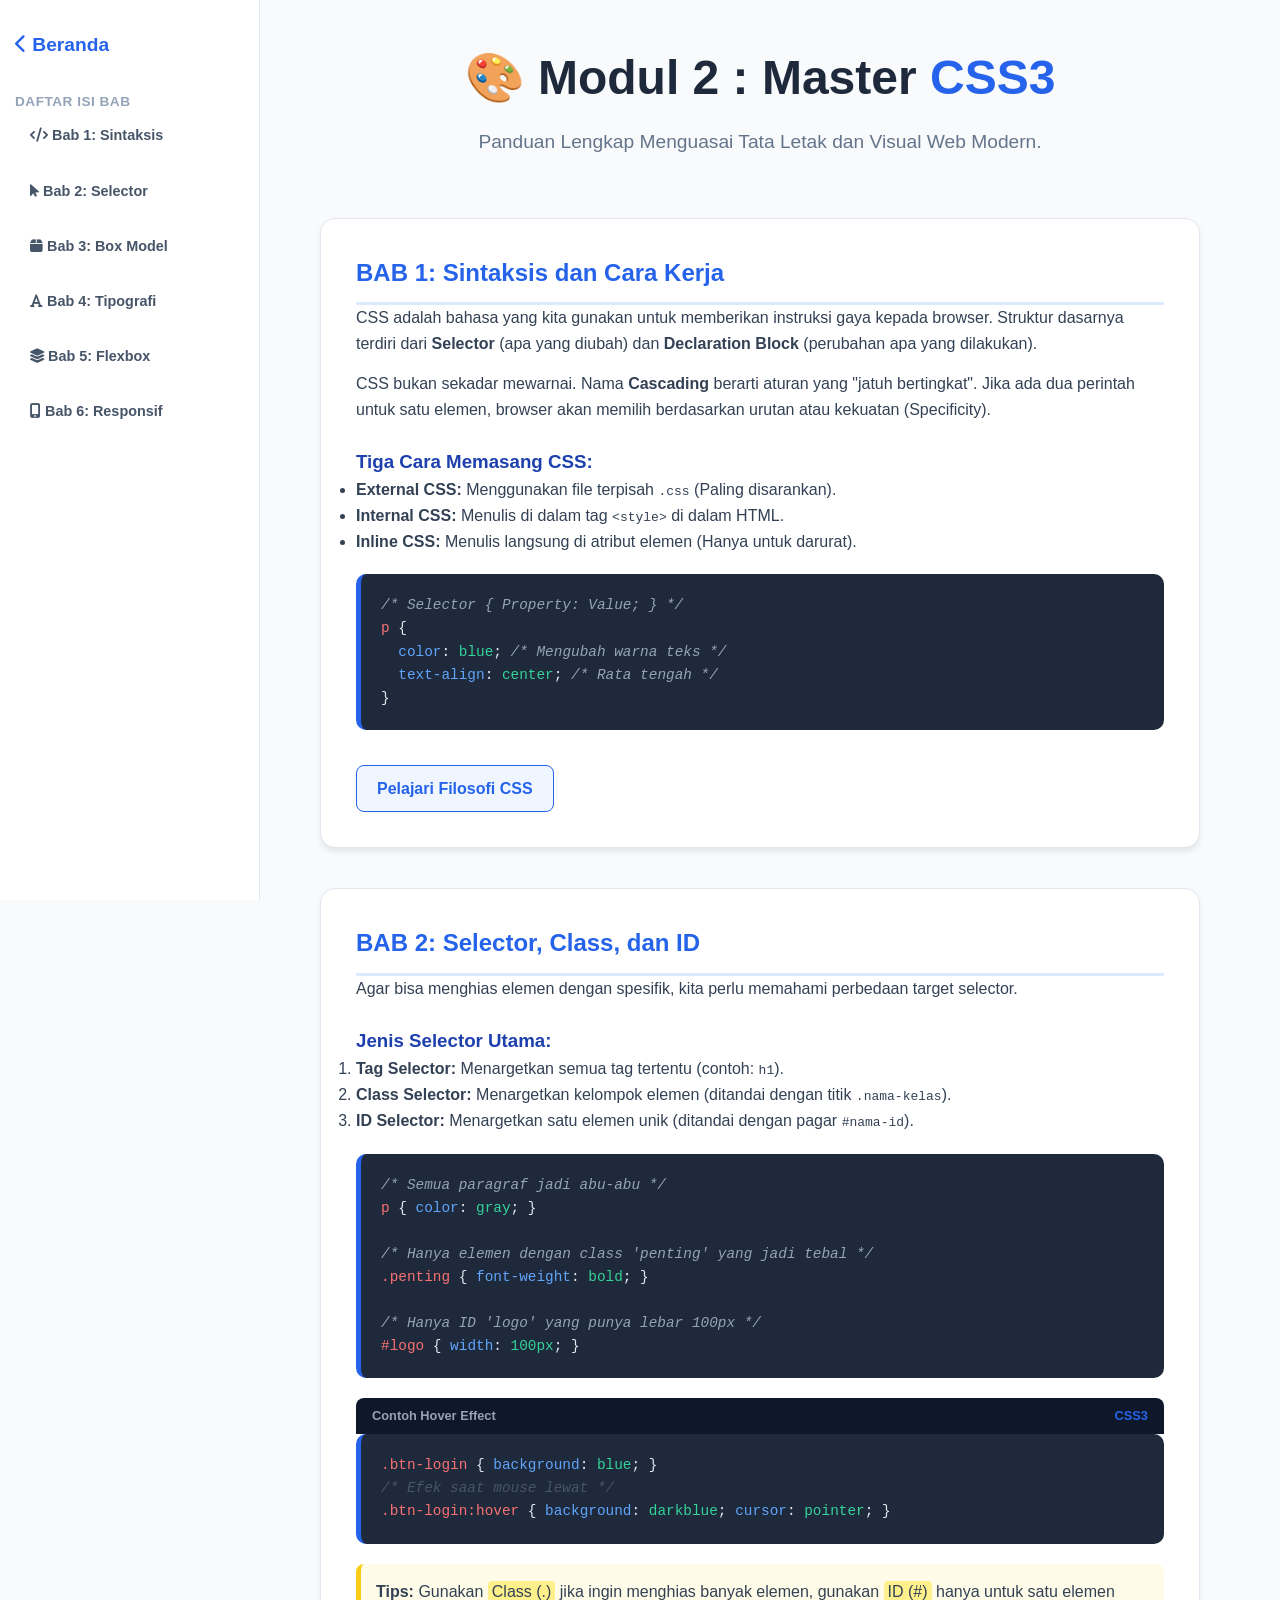
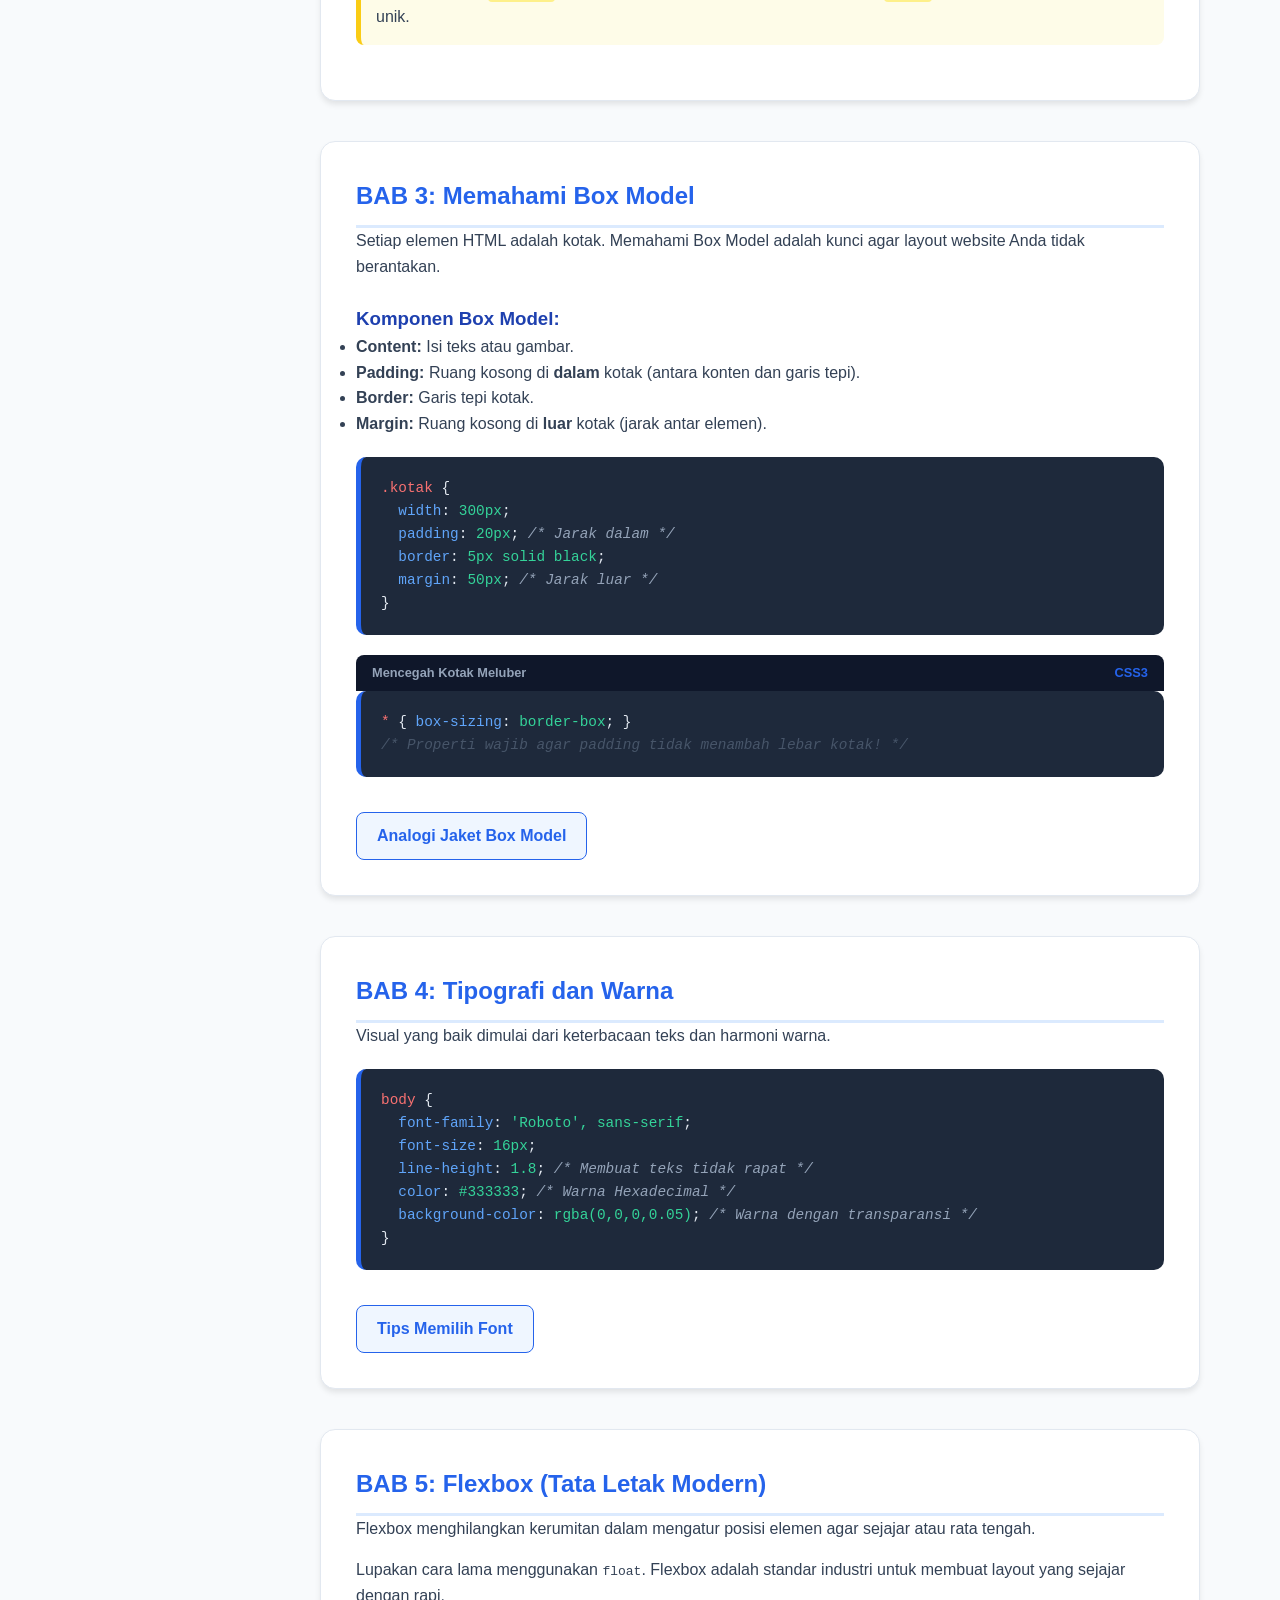
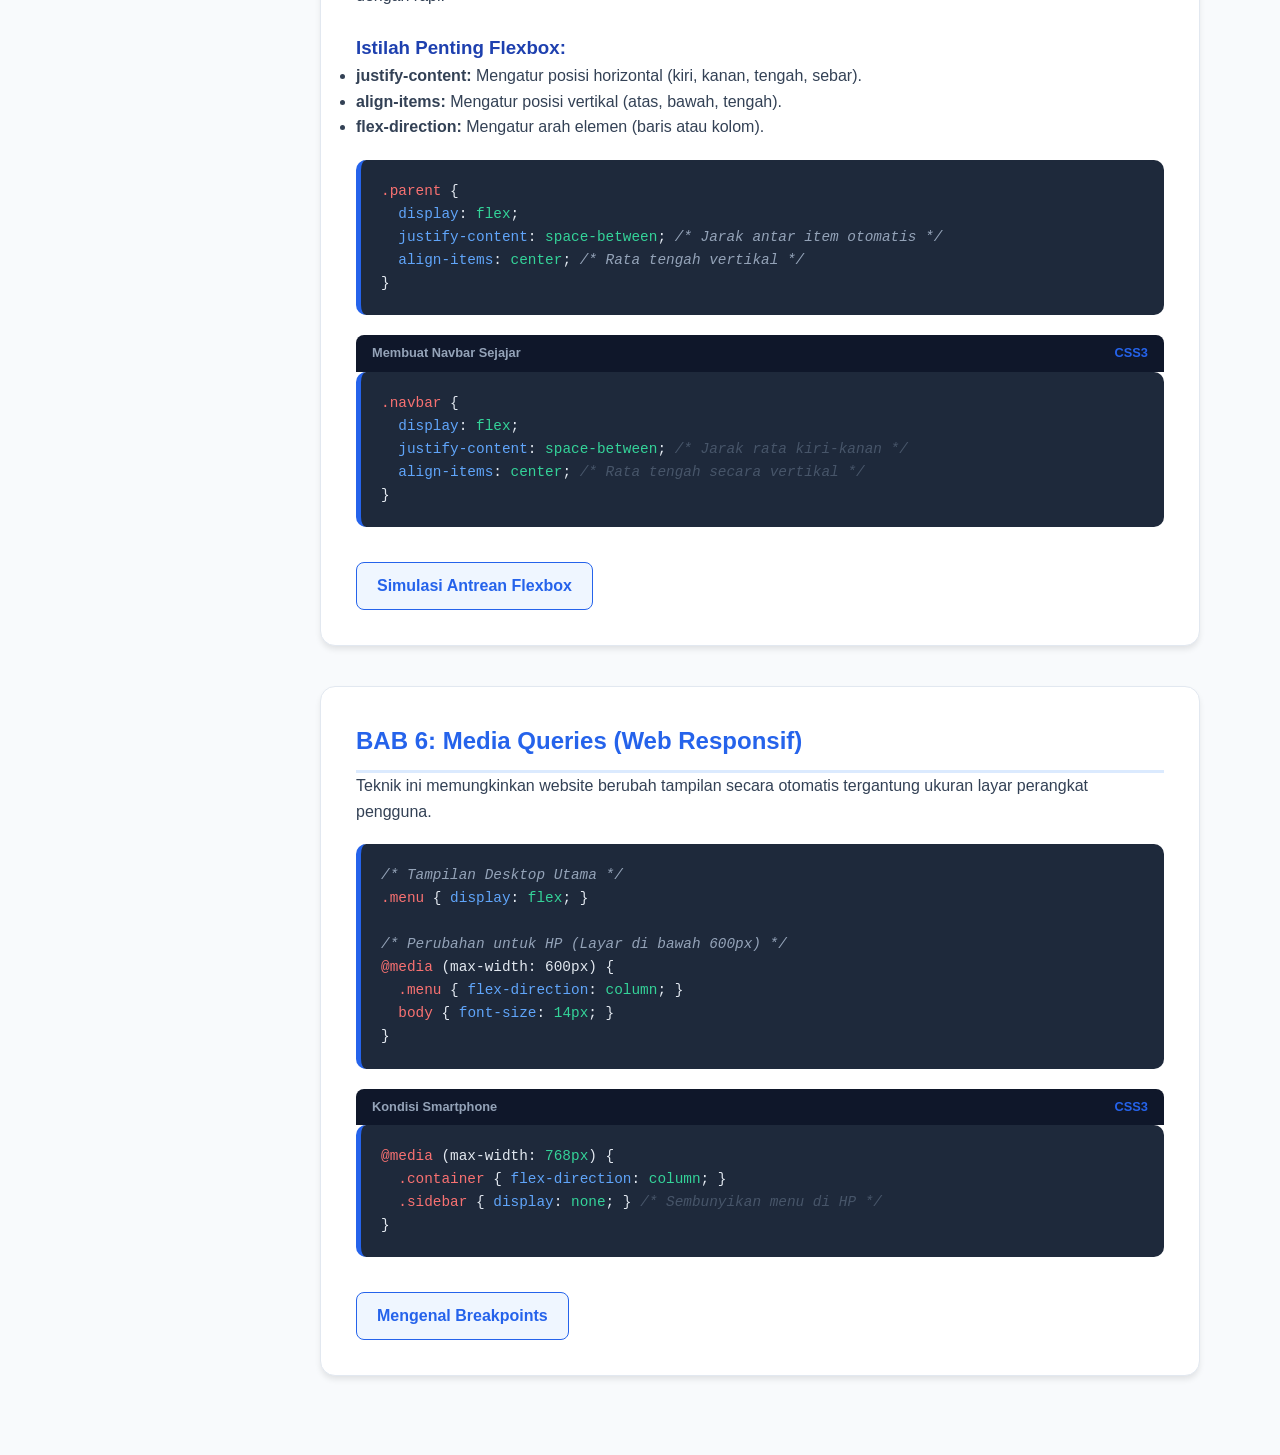
<file: materi-css.html>
<!doctype html>
<html lang="id">
  <head>
    <meta charset="UTF-8" />
    <meta name="viewport" content="width=device-width, initial-scale=1.0" />
    <title>Modul Lengkap CSS3 - Mastering Design</title>
    <link rel="stylesheet" href="https://cdnjs.cloudflare.com/ajax/libs/font-awesome/6.0.0/css/all.min.css" />
    <link rel="stylesheet" href="style.css" />
    <style>
      :root {
        --css-primary: #2563eb;
        --css-bg: #f8fafc;
        --code-bg: #1e293b;
        --sidebar-width: 260px;
      }

      * {
        box-sizing: border-box; /* Memastikan padding tidak merusak ukuran elemen */
      }

      body {
        font-family: "Roboto", sans-serif;
        line-height: 1.6;
        background: var(--css-bg);
        color: #334155;
        margin: 0;
        padding: 0;
        display: flex;
        min-height: 100vh;
      }

      /* --- STYLE SIDEBAR --- */
      .sidebar {
        width: var(--sidebar-width);
        height: 100vh;
        background: white;
        border-right: 1px solid #e2e8f0;
        position: fixed;
        left: 0;
        top: 0;
        padding: 30px 15px;
        overflow-y: auto;
        z-index: 1200; /* Dinaikkan agar berada di atas konten saat mobile slide-in */
        transition: transform 0.3s ease;
      }
      .sidebar-brand {
        font-weight: bold;
        color: #2563eb;
        font-size: 1.2rem;
        margin-bottom: 30px;
        display: block;
        text-decoration: none;
      }
      .sidebar h4 {
        margin-top: 0;
        font-size: 0.85rem;
        text-transform: uppercase;
        color: #94a3b8;
        letter-spacing: 0.5px;
      }
      .sidebar ul {
        list-style: none;
        padding: 0;
      }
      .sidebar ul li {
        margin-bottom: 8px;
      }
      .sidebar ul li a {
        display: block;
        padding: 12px 15px;
        color: #475569;
        text-decoration: none;
        border-radius: 8px;
        font-weight: 600;
        font-size: 0.9rem;
        transition: 0.2s;
      }
      .sidebar ul li a:hover {
        background: #eff6ff;
        color: var(--css-primary);
      }

      /* --- ANIMASI SCROLL (REVEAL) --- */
      .reveal {
        opacity: 0;
        transform: translateY(30px);
        transition: all 0.8s ease-out;
      }
      .reveal.active {
        opacity: 1;
        transform: translateY(0);
      }

      /* --- AREA KONTEN UTAMA --- */
      .container {
        max-width: 1000px;
        margin-left: var(--sidebar-width);
        flex: 1;
        padding: 40px 60px;
        min-width: 0; /* Mengunci konten agar tidak overflow secara horizontal */
      }
      .materi-card {
        background: white;
        border-radius: 15px;
        padding: 35px;
        margin-bottom: 40px;
        box-shadow: 0 4px 6px -1px rgba(0, 0, 0, 0.1);
        border: 1px solid #e2e8f0;
        scroll-margin-top: 100px; /* Jarak pas scroll bab agar tidak tertutup tombol mobile */
      }
      h2 {
        color: var(--css-primary);
        border-bottom: 3px solid #dbeafe;
        padding-bottom: 10px;
      }
      h3 {
        color: #1e40af;
        margin-top: 25px;
      }
      p {
        margin-bottom: 15px;
      }
      .code-block {
        background: var(--code-bg);
        color: #e2e8f0;
        padding: 20px;
        border-radius: 10px;
        font-family: "Fira Code", monospace;
        font-size: 0.9rem;
        overflow-x: auto;
        position: relative;
        border-left: 5px solid var(--css-primary);
        margin: 20px 0;
      }
      .code-header {
        background: #0f172a;
        color: #94a3b8;
        padding: 8px 16px;
        font-family: sans-serif;
        font-size: 0.8rem;
        font-weight: bold;
        border-radius: 8px 8px 0 0;
        margin-bottom: -20px;
        position: relative;
        z-index: 2;
        display: flex;
        justify-content: space-between;
      }
      .code-header span {
        color: var(--css-primary);
      }
      .comment {
        color: #94a3b8;
        font-style: italic;
      }
      .selector {
        color: #f87171;
      }
      .property,
      .prop {
        color: #60a5fa;
      }
      .value,
      .val {
        color: #34d399;
      }
      .btn-eksplorasi {
        display: inline-block;
        margin-top: 15px;
        padding: 10px 20px;
        background: #eff6ff;
        color: var(--css-primary);
        border: 1px solid var(--css-primary);
        border-radius: 8px;
        text-decoration: none;
        font-weight: bold;
        transition: 0.3s;
      }
      .btn-eksplorasi:hover {
        background: var(--css-primary);
        color: white;
      }
      .step-badge {
        background: var(--css-primary);
        color: white;
        padding: 5px 15px;
        border-radius: 20px;
        font-size: 0.75rem;
        text-transform: uppercase;
        font-weight: bold;
      }
      .alert-box {
        background: #fefce8;
        border-left: 5px solid #facc15;
        padding: 15px;
        border-radius: 8px;
        margin: 20px 0;
      }
      .highlight {
        background: #fef08a;
        padding: 2px 4px;
        border-radius: 4px;
      }
      .nav-materi {
        display: flex;
        justify-content: space-between;
        margin-top: 60px;
        padding-bottom: 80px;
      }

      /* Tombol Menu Mobile */
      .mobile-trigger {
        display: none;
        position: fixed;
        top: 15px;
        left: 15px;
        z-index: 1300;
        background: var(--css-primary);
        color: white;
        border: none;
        padding: 10px 16px;
        border-radius: 8px;
        font-size: 1rem;
        font-weight: bold;
        cursor: pointer;
        box-shadow: 0 4px 6px -1px rgba(0, 0, 0, 0.1);
      }

      /* ===================================================
         MEDIA QUERIES (SISTEM RESPONSIVITAS PERANGKAT)
         =================================================== */
      @media (max-width: 992px) {
        .mobile-trigger {
          display: block; /* Tampilkan tombol menu di tablet/HP */
        }
        .sidebar {
          transform: translateX(-100%); /* Sembunyikan sidebar ke luar layar kiri */
          padding-top: 80px; /* Mendorong link Beranda ke bawah agar tidak tertutup tombol */
        }
        .sidebar.active {
          transform: translateX(0); /* Geser masuk saat tombol ditekan */
        }
        .container {
          margin-left: 0;
          padding: 30px 24px;
          width: 100%;
        }
        header {
          margin-top: 60px !important; /* Beri jarak atas agar judul modul tidak tertabrak tombol */
        }
      }

      @media (max-width: 768px) {
        header h1 {
          font-size: 2.2rem !important;
        }
        .materi-card {
          padding: 25px 20px;
        }
        .code-block {
          padding: 15px;
          font-size: 0.85rem;
        }
      }
    </style>
  </head>
  <body>
    <button class="mobile-trigger" onclick="toggleSidebar()"><i class="fas fa-bars"></i> Menu Modul</button>

    <nav class="sidebar" id="sidebarMenu">
      <a href="index.html#materi" class="sidebar-brand"> <i class="fas fa-chevron-left"></i> Beranda </a>
      <h4>Daftar Isi Bab</h4>
      <ul>
        <li>
          <a href="#bab1" onclick="toggleSidebar()"><i class="fas fa-code"></i> Bab 1: Sintaksis</a>
        </li>
        <li>
          <a href="#bab2" onclick="toggleSidebar()"><i class="fas fa-mouse-pointer"></i> Bab 2: Selector</a>
        </li>
        <li>
          <a href="#bab3" onclick="toggleSidebar()"><i class="fas fa-box"></i> Bab 3: Box Model</a>
        </li>
        <li>
          <a href="#bab4" onclick="toggleSidebar()"><i class="fas fa-font"></i> Bab 4: Tipografi</a>
        </li>
        <li>
          <a href="#bab5" onclick="toggleSidebar()"><i class="fas fa-layer-group"></i> Bab 5: Flexbox</a>
        </li>
        <li>
          <a href="#bab6" onclick="toggleSidebar()"><i class="fas fa-mobile-alt"></i> Bab 6: Responsif</a>
        </li>
      </ul>
    </nav>

    <div class="container">
      <header style="text-align: center; margin-bottom: 60px">
        <h1 style="font-size: 3rem; color: #1e293b; margin-bottom: 10px">🎨 Modul 2 : Master <span style="color: var(--css-primary)">CSS3</span></h1>
        <p style="font-size: 1.2rem; color: #64748b">Panduan Lengkap Menguasai Tata Letak dan Visual Web Modern.</p>
      </header>

      <article class="materi-card reveal" id="bab1">
        <h2>BAB 1: Sintaksis dan Cara Kerja</h2>
        <p>CSS adalah bahasa yang kita gunakan untuk memberikan instruksi gaya kepada browser. Struktur dasarnya terdiri dari <b>Selector</b> (apa yang diubah) dan <b>Declaration Block</b> (perubahan apa yang dilakukan).</p>
        <p>CSS bukan sekadar mewarnai. Nama <b>Cascading</b> berarti aturan yang "jatuh bertingkat". Jika ada dua perintah untuk satu elemen, browser akan memilih berdasarkan urutan atau kekuatan (Specificity).</p>

        <h3>Tiga Cara Memasang CSS:</h3>
        <ul>
          <li><b>External CSS:</b> Menggunakan file terpisah <code>.css</code> (Paling disarankan).</li>
          <li><b>Internal CSS:</b> Menulis di dalam tag <code>&lt;style&gt;</code> di dalam HTML.</li>
          <li><b>Inline CSS:</b> Menulis langsung di atribut elemen (Hanya untuk darurat).</li>
        </ul>

        <div class="code-block">
          <span class="comment">/* Selector { Property: Value; } */</span><br />
          <span class="selector">p</span> { <br />
          &nbsp;&nbsp;<span class="property">color</span>: <span class="value">blue</span>; <span class="comment">/* Mengubah warna teks */</span><br />
          &nbsp;&nbsp;<span class="property">text-align</span>: <span class="value">center</span>; <span class="comment">/* Rata tengah */</span><br />
          }
        </div>

        <a href="javascript:void(0)" onclick="renderCSSIntro()" class="btn-eksplorasi">Pelajari Filosofi CSS</a>
        <div id="css-intro-container"></div>
      </article>

      <article class="materi-card reveal" id="bab2">
        <h2>BAB 2: Selector, Class, dan ID</h2>
        <p>Agar bisa menghias elemen dengan spesifik, kita perlu memahami perbedaan target selector.</p>

        <h3>Jenis Selector Utama:</h3>
        <ol>
          <li><b>Tag Selector:</b> Menargetkan semua tag tertentu (contoh: <code>h1</code>).</li>
          <li><b>Class Selector:</b> Menargetkan kelompok elemen (ditandai dengan titik <code>.nama-kelas</code>).</li>
          <li><b>ID Selector:</b> Menargetkan satu elemen unik (ditandai dengan pagar <code>#nama-id</code>).</li>
        </ol>

        <div class="code-block">
          <span class="comment">/* Semua paragraf jadi abu-abu */</span><br />
          <span class="selector">p</span> { <span class="property">color</span>: <span class="value">gray</span>; }<br /><br />
          <span class="comment">/* Hanya elemen dengan class 'penting' yang jadi tebal */</span><br />
          <span class="selector">.penting</span> { <span class="property">font-weight</span>: <span class="value">bold</span>; }<br /><br />
          <span class="comment">/* Hanya ID 'logo' yang punya lebar 100px */</span><br />
          <span class="selector">#logo</span> { <span class="property">width</span>: <span class="value">100px</span>; }
        </div>

        <div class="code-header">Contoh Hover Effect <span>CSS3</span></div>
        <div class="code-block code-css">
          <span class="selector">.btn-login</span> { <span class="prop">background</span>: <span class="val">blue</span>; }<br />
          <span class="comment" style="color: #475569">/* Efek saat mouse lewat */</span><br />
          <span class="selector">.btn-login:hover</span> { <span class="prop">background</span>: <span class="val">darkblue</span>; <span class="prop">cursor</span>: <span class="val">pointer</span>; }
        </div>

        <div class="alert-box"><b>Tips:</b> Gunakan <span class="highlight">Class (.)</span> jika ingin menghias banyak elemen, gunakan <span class="highlight">ID (#)</span> hanya untuk satu elemen unik.</div>
      </article>

      <article class="materi-card reveal" id="bab3">
        <h2>BAB 3: Memahami Box Model</h2>
        <p>Setiap elemen HTML adalah kotak. Memahami Box Model adalah kunci agar layout website Anda tidak berantakan.</p>

        <h3>Komponen Box Model:</h3>
        <ul>
          <li><b>Content:</b> Isi teks atau gambar.</li>
          <li><b>Padding:</b> Ruang kosong di <b>dalam</b> kotak (antara konten dan garis tepi).</li>
          <li><b>Border:</b> Garis tepi kotak.</li>
          <li><b>Margin:</b> Ruang kosong di <b>luar</b> kotak (jarak antar elemen).</li>
        </ul>

        <div class="code-block">
          <span class="selector">.kotak</span> {<br />
          &nbsp;&nbsp;<span class="property">width</span>: <span class="value">300px</span>;<br />
          &nbsp;&nbsp;<span class="property">padding</span>: <span class="value">20px</span>; <span class="comment">/* Jarak dalam */</span><br />
          &nbsp;&nbsp;<span class="property">border</span>: <span class="value">5px solid black</span>;<br />
          &nbsp;&nbsp;<span class="property">margin</span>: <span class="value">50px</span>; <span class="comment">/* Jarak luar */</span><br />
          }
        </div>

        <div class="code-header">Mencegah Kotak Meluber <span>CSS3</span></div>
        <div class="code-block code-css">
          <span class="selector">*</span> { <span class="prop">box-sizing</span>: <span class="val">border-box</span>; } <br />
          <span class="comment" style="color: #475569">/* Properti wajib agar padding tidak menambah lebar kotak! */</span>
        </div>

        <a href="javascript:void(0)" onclick="renderBoxModel()" class="btn-eksplorasi">Analogi Jaket Box Model</a>
        <div id="box-model-container"></div>
      </article>

      <article class="materi-card reveal" id="bab4">
        <h2>BAB 4: Tipografi dan Warna</h2>
        <p>Visual yang baik dimulai dari keterbacaan teks dan harmoni warna.</p>

        <div class="code-block">
          <span class="selector">body</span> {<br />
          &nbsp;&nbsp;<span class="property">font-family</span>: <span class="value">'Roboto', sans-serif</span>;<br />
          &nbsp;&nbsp;<span class="property">font-size</span>: <span class="value">16px</span>;<br />
          &nbsp;&nbsp;<span class="property">line-height</span>: <span class="value">1.8</span>; <span class="comment">/* Membuat teks tidak rapat */</span><br />
          &nbsp;&nbsp;<span class="property">color</span>: <span class="value">#333333</span>; <span class="comment">/* Warna Hexadecimal */</span><br />
          &nbsp;&nbsp;<span class="property">background-color</span>: <span class="value">rgba(0,0,0,0.05)</span>; <span class="comment">/* Warna dengan transparansi */</span><br />
          }
        </div>
        <a href="javascript:void(0)" onclick="renderTypography()" class="btn-eksplorasi">Tips Memilih Font</a>
        <div id="typography-container"></div>
      </article>

      <article class="materi-card reveal" id="bab5">
        <h2>BAB 5: Flexbox (Tata Letak Modern)</h2>
        <p>Flexbox menghilangkan kerumitan dalam mengatur posisi elemen agar sejajar atau rata tengah.</p>
        <p>Lupakan cara lama menggunakan <code>float</code>. Flexbox adalah standar industri untuk membuat layout yang sejajar dengan rapi.</p>

        <h3>Istilah Penting Flexbox:</h3>
        <ul>
          <li><b>justify-content:</b> Mengatur posisi horizontal (kiri, kanan, tengah, sebar).</li>
          <li><b>align-items:</b> Mengatur posisi vertikal (atas, bawah, tengah).</li>
          <li><b>flex-direction:</b> Mengatur arah elemen (baris atau kolom).</li>
        </ul>

        <div class="code-block">
          <span class="selector">.parent</span> {<br />
          &nbsp;&nbsp;<span class="property">display</span>: <span class="value">flex</span>;<br />
          &nbsp;&nbsp;<span class="property">justify-content</span>: <span class="value">space-between</span>; <span class="comment">/* Jarak antar item otomatis */</span><br />
          &nbsp;&nbsp;<span class="property">align-items</span>: <span class="value">center</span>; <span class="comment">/* Rata tengah vertikal */</span><br />
          }
        </div>

        <div class="code-header">Membuat Navbar Sejajar <span>CSS3</span></div>
        <div class="code-block code-css">
          <span class="selector">.navbar</span> {<br />
          &nbsp;&nbsp;<span class="prop">display</span>: <span class="val">flex</span>;<br />
          &nbsp;&nbsp;<span class="prop">justify-content</span>: <span class="val">space-between</span>; <span class="comment" style="color: #475569">/* Jarak rata kiri-kanan */</span><br />
          &nbsp;&nbsp;<span class="prop">align-items</span>: <span class="val">center</span>; <span class="comment" style="color: #475569">/* Rata tengah secara vertikal */</span><br />
          }
        </div>

        <a href="javascript:void(0)" onclick="renderFlexbox()" class="btn-eksplorasi">Simulasi Antrean Flexbox</a>
        <div id="flexbox-container"></div>
      </article>

      <article class="materi-card reveal" id="bab6">
        <h2>BAB 6: Media Queries (Web Responsif)</h2>
        <p>Teknik ini memungkinkan website berubah tampilan secara otomatis tergantung ukuran layar perangkat pengguna.</p>

        <div class="code-block">
          <span class="comment">/* Tampilan Desktop Utama */</span><br />
          <span class="selector">.menu</span> { <span class="property">display</span>: <span class="value">flex</span>; }<br /><br />
          <span class="comment">/* Perubahan untuk HP (Layar di bawah 600px) */</span><br />
          <span class="selector">@media</span> (max-width: 600px) {<br />
          &nbsp;&nbsp;<span class="selector">.menu</span> { <span class="property">flex-direction</span>: <span class="value">column</span>; }<br />
          &nbsp;&nbsp;<span class="selector">body</span> { <span class="property">font-size</span>: <span class="value">14px</span>; }<br />
          }
        </div>

        <div class="code-header">Kondisi Smartphone <span>CSS3</span></div>
        <div class="code-block code-css">
          <span class="selector">@media</span> (max-width: <span class="val">768px</span>) {<br />
          &nbsp;&nbsp;<span class="selector">.container</span> { <span class="prop">flex-direction</span>: <span class="val">column</span>; }<br />
          &nbsp;&nbsp;<span class="selector">.sidebar</span> { <span class="prop">display</span>: <span class="val">none</span>; } <span class="comment" style="color: #475569">/* Sembunyikan menu di HP */</span><br />
          }
        </div>

        <a href="javascript:void(0)" onclick="renderResponsive()" class="btn-eksplorasi">Mengenal Breakpoints</a>
        <div id="responsive-container"></div>
      </article>
    </div>

    <script src="script-css.js"></script>

    <script>
      // Fungsi kontrol buka/tutup sidebar pada resolusi mobile perangkat
      function toggleSidebar() {
        const sidebar = document.getElementById("sidebarMenu");
        if (window.innerWidth <= 992) {
          sidebar.classList.toggle("active");
        }
      }

      const observer = new IntersectionObserver(
        (entries) => {
          entries.forEach((entry) => {
            if (entry.isIntersecting) {
              entry.target.classList.add("active");
            }
          });
        },
        {
          threshold: 0.15, // Memulai animasi saat 15% elemen terlihat
        },
      );

      const revealElements = document.querySelectorAll(".reveal");
      revealElements.forEach((el) => observer.observe(el));
    </script>
  </body>
</html>
</file>
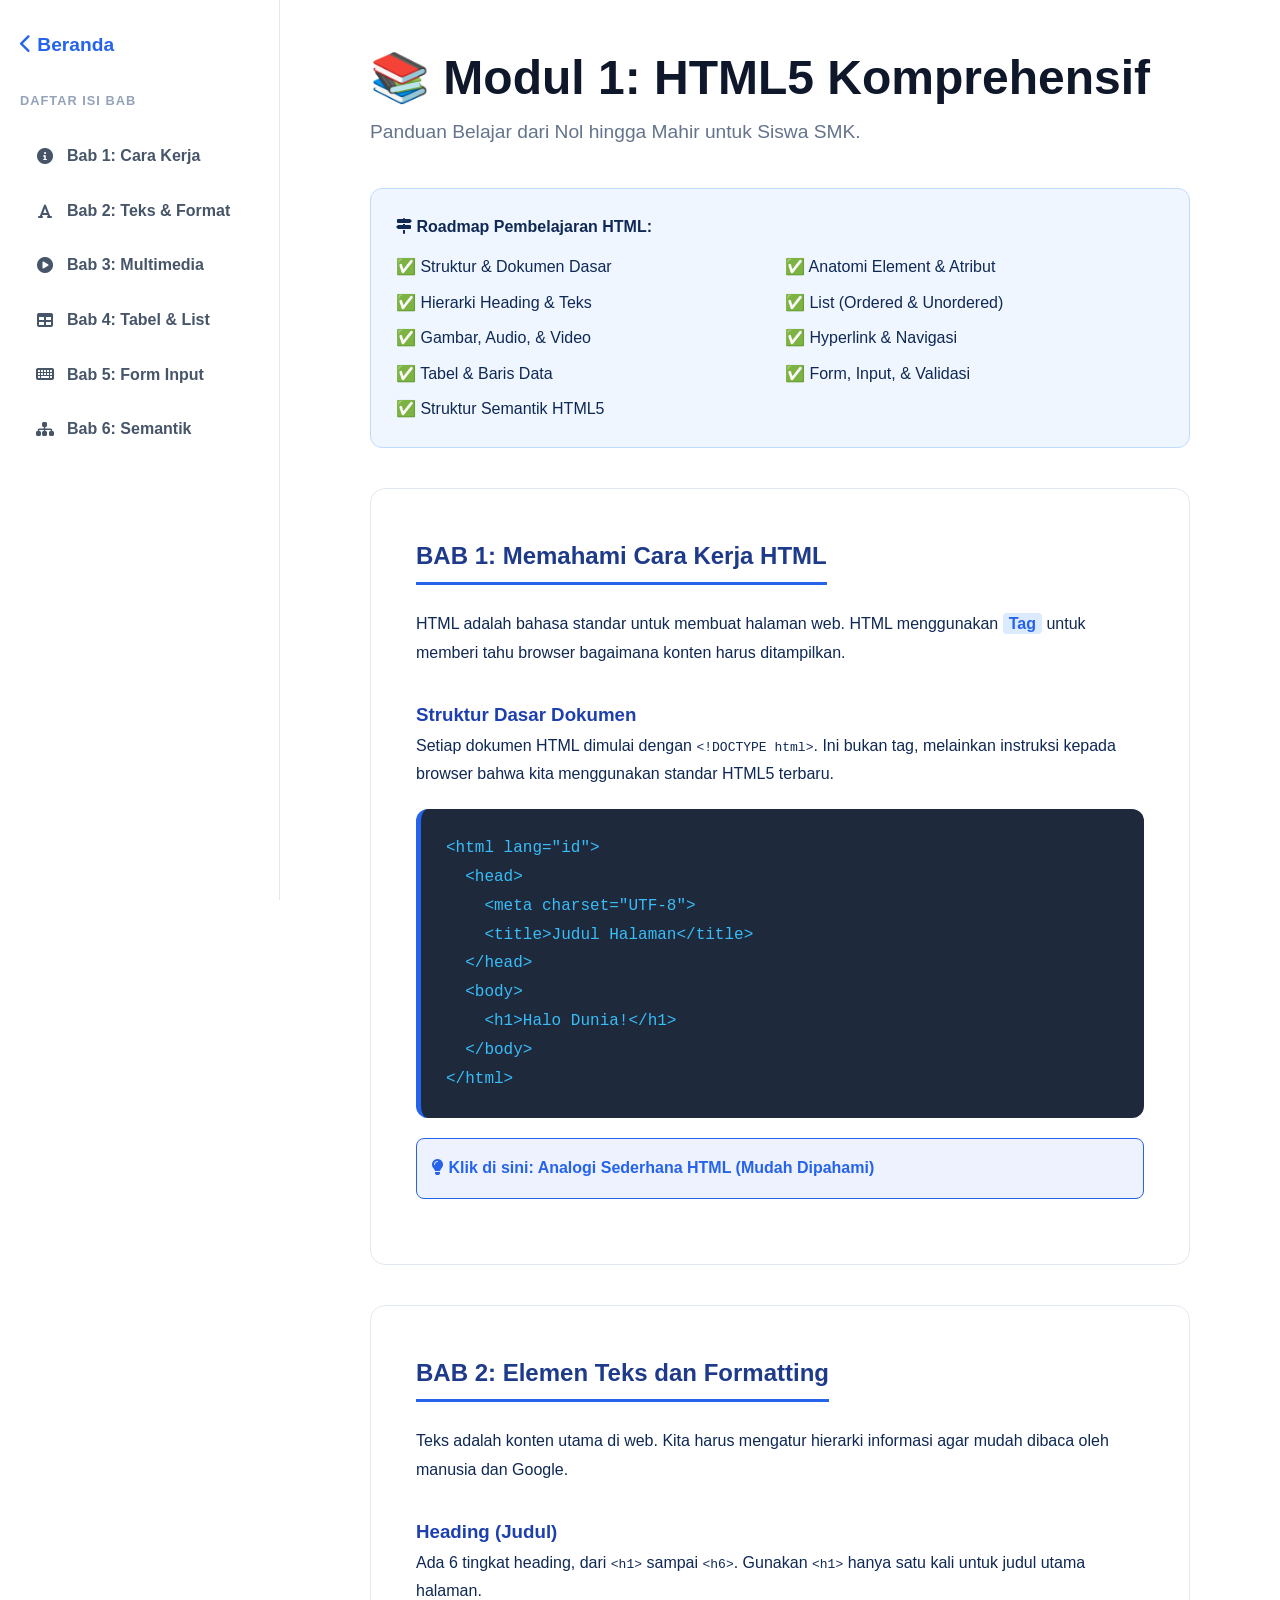
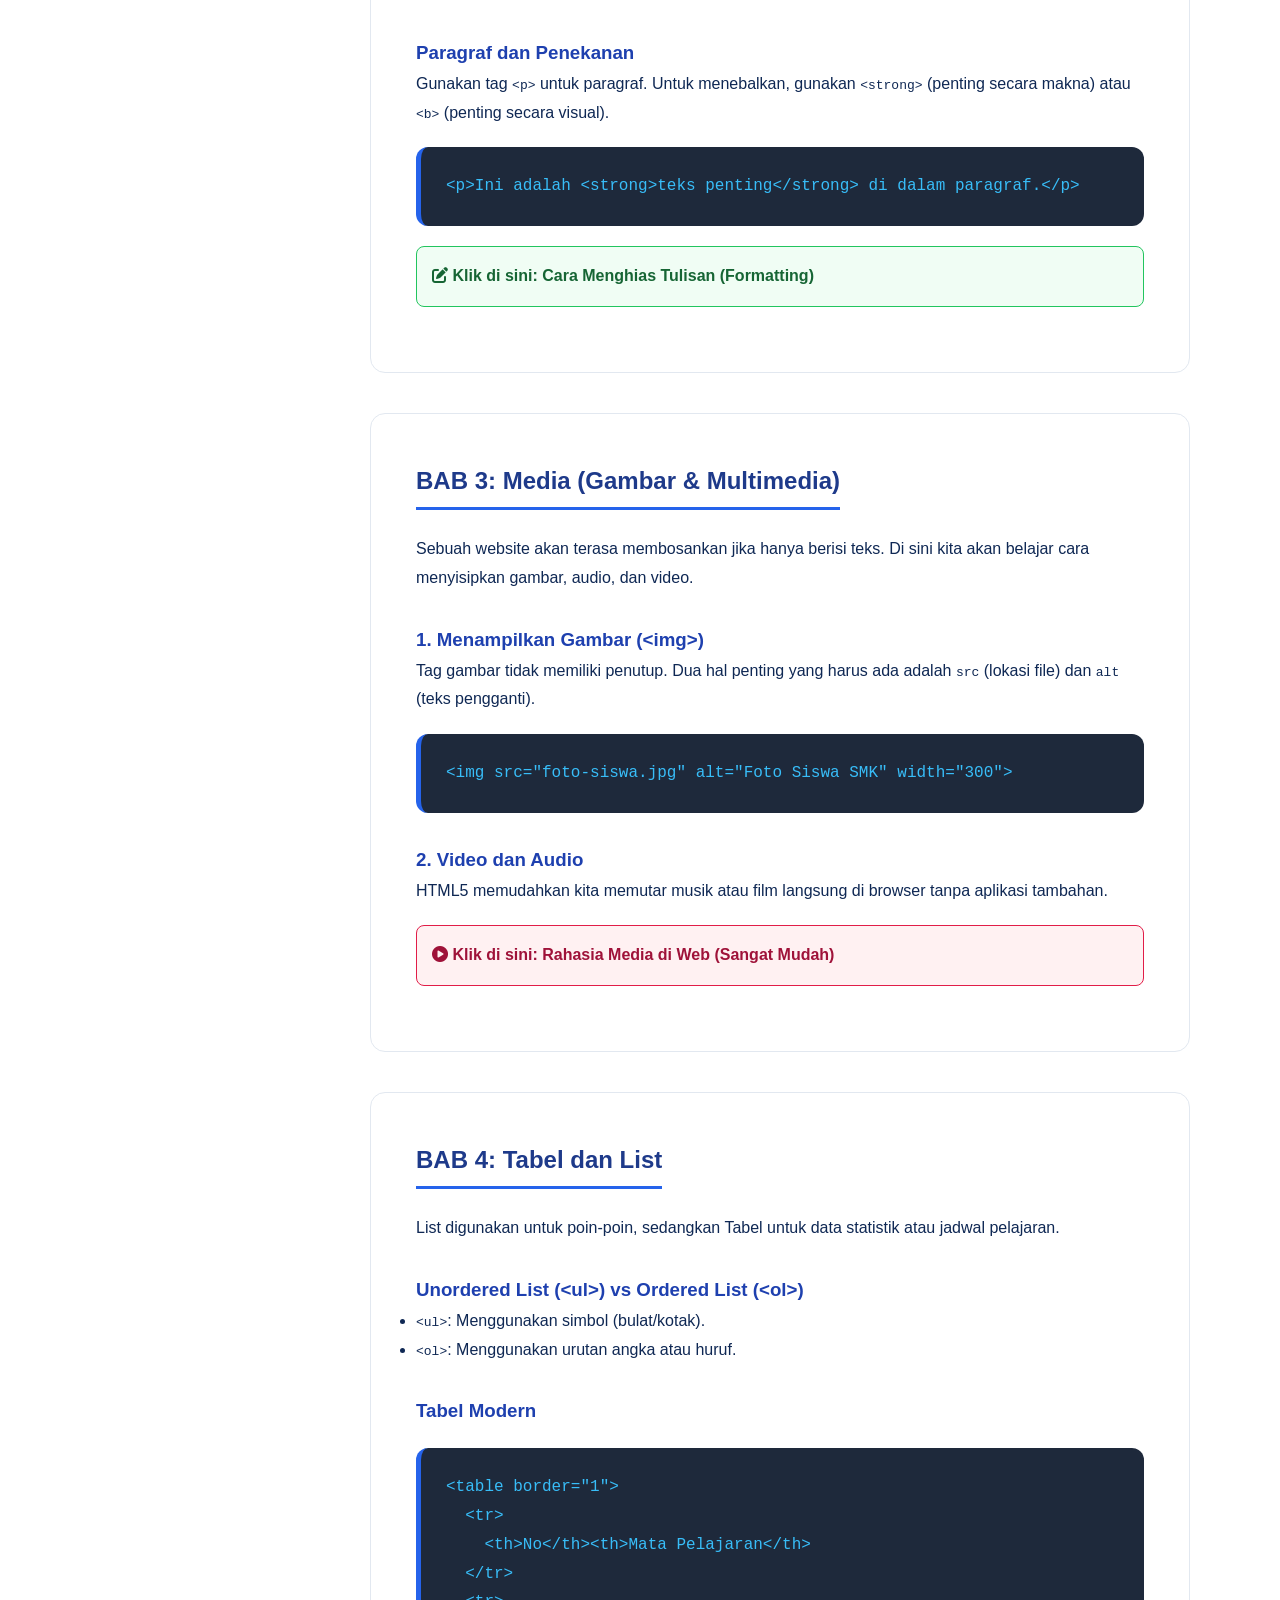
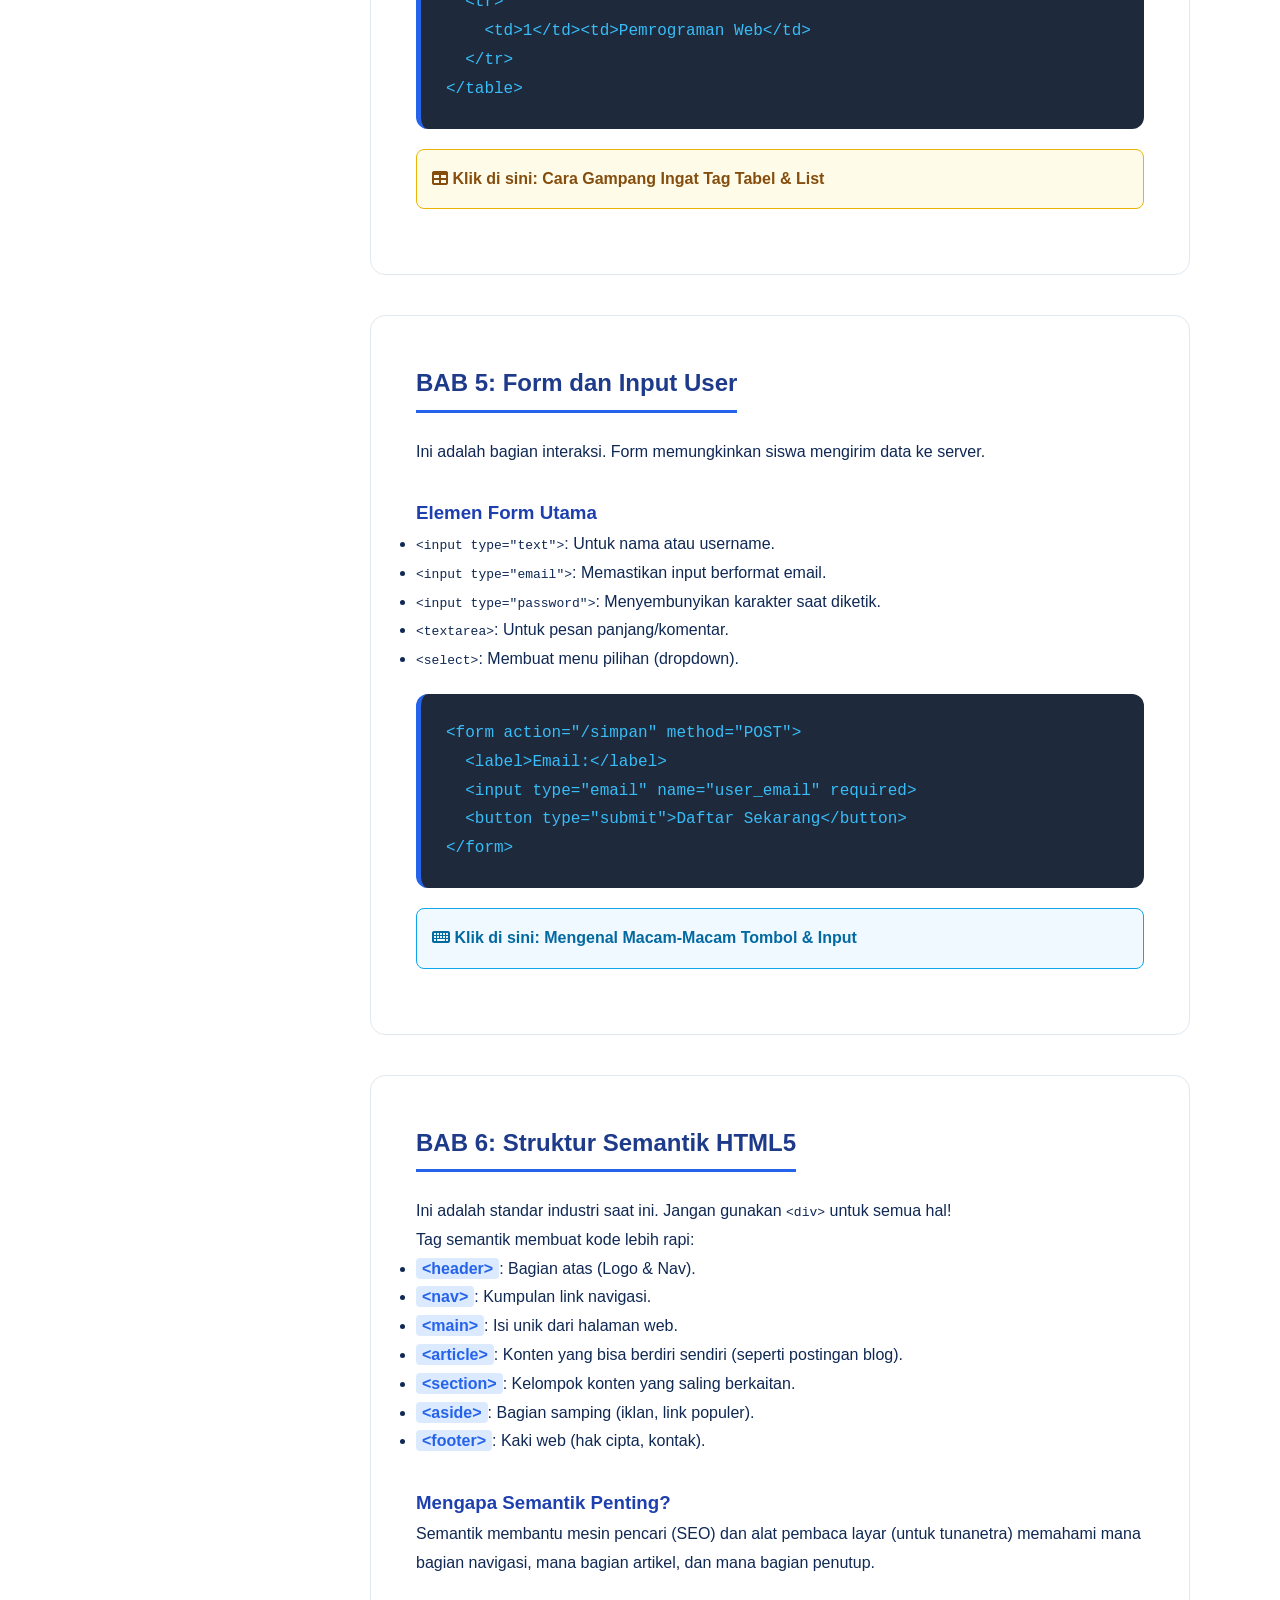
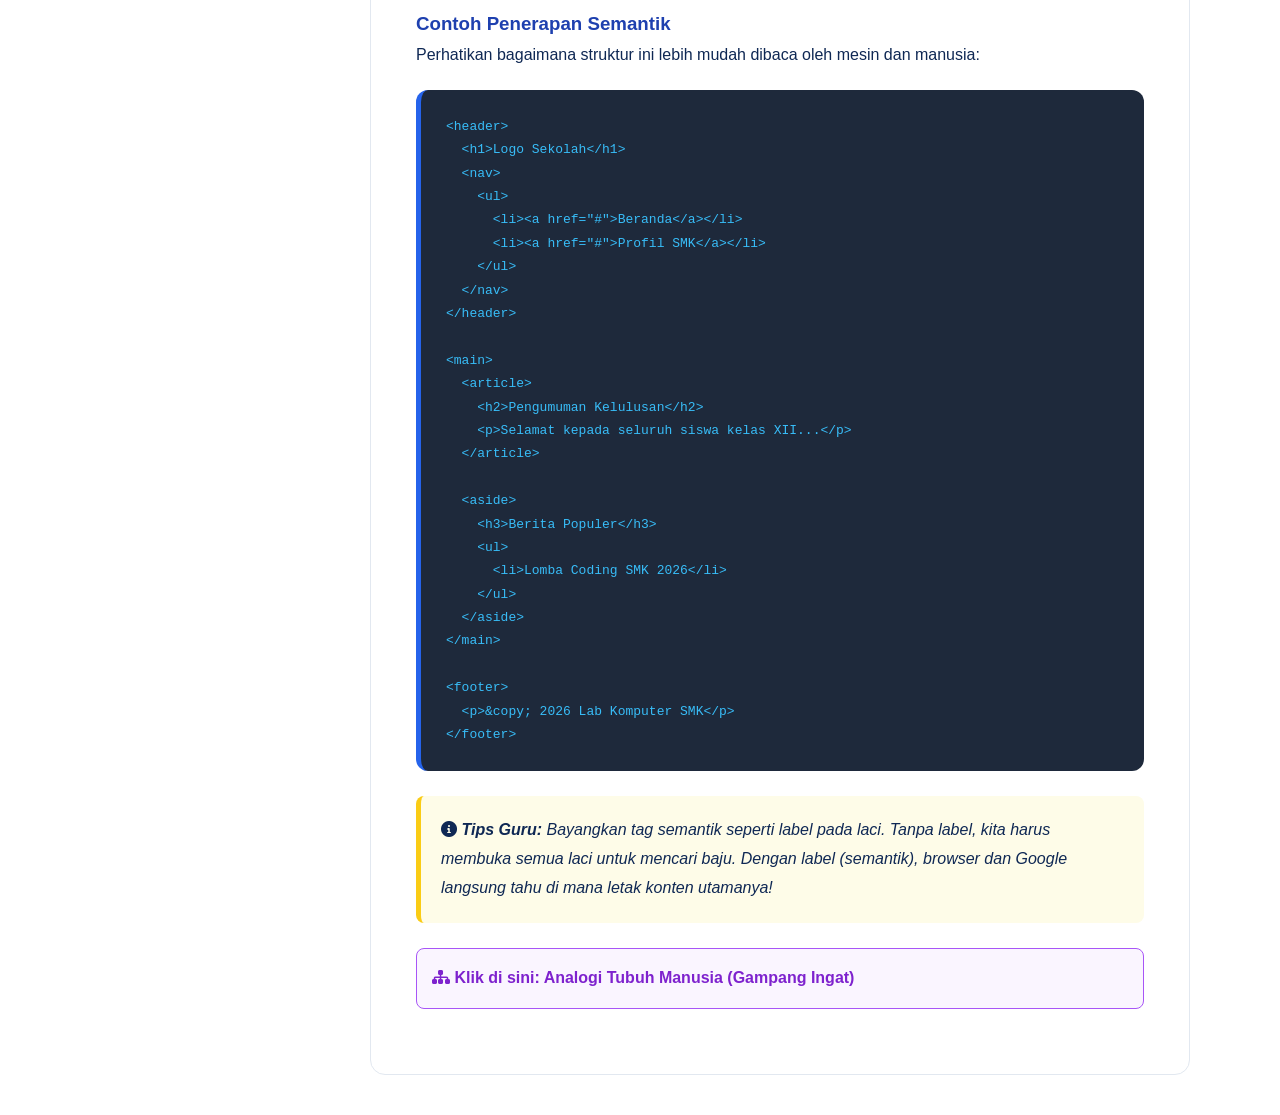
<file: materi-html.html>
<!doctype html>
<html lang="id">
  <head>
    <meta charset="UTF-8" />
    <meta name="viewport" content="width=device-width, initial-scale=1.0" />
    <title>Modul Lengkap HTML5 - FrontEnd Master</title>
    <link rel="stylesheet" href="style.css" />
    <link rel="stylesheet" href="https://cdnjs.cloudflare.com/ajax/libs/font-awesome/6.0.0/css/all.min.css" />
    <style>
      /* --- PENAMBAHAN SIDEBAR TANPA MENGUBAH STYLE ASLI --- */
      :root {
        --sidebar-width: 280px;
      }

      * {
        box-sizing: border-box;
      }

      body {
        font-family: "Roboto", sans-serif;
        margin: 0;
        padding: 0;
      }

      /* Wrapper utama untuk membagi sidebar dan konten */
      .main-wrapper {
        display: flex;
        min-height: 100vh;
      }

      /* Style Sidebar Baru */
      .sidebar {
        width: var(--sidebar-width);
        background: white;
        border-right: 1px solid #e2e8f0;
        position: fixed;
        height: 100vh;
        overflow-y: auto;
        padding: 30px 20px;
        z-index: 1200; /* Dinaikkan agar selalu di atas elemen lain */
        transition: transform 0.3s ease;
      }

      .sidebar h4 {
        font-size: 0.8rem;
        text-transform: uppercase;
        color: #94a3b8;
        letter-spacing: 1px;
        margin-bottom: 20px;
      }

      .sidebar ul {
        list-style: none;
        padding: 0;
      }

      .sidebar ul li {
        margin-bottom: 5px;
      }

      .sidebar ul li a {
        display: flex;
        align-items: center;
        padding: 12px 15px;
        text-decoration: none;
        color: #475569;
        font-weight: 600;
        border-radius: 10px;
        transition: 0.3s;
      }

      .sidebar ul li a i {
        margin-right: 12px;
        width: 20px;
        text-align: center;
      }

      .sidebar ul li a:hover {
        background: #eff6ff;
        color: #2563eb;
      }

      .sidebar-brand {
        font-weight: bold;
        color: #2563eb;
        font-size: 1.2rem;
        margin-bottom: 30px;
        display: block;
        text-decoration: none;
      }

      /* Container konten disesuaikan agar memberi ruang bagi sidebar */
      .content-area {
        margin-left: var(--sidebar-width);
        flex: 1;
        width: calc(100% - var(--sidebar-width));
        min-width: 0;
      }

      .container {
        max-width: 1000px;
        margin: 0 auto;
        padding: 0 40px;
      }

      /* Tombol Menu Mobile */
      .mobile-trigger {
        display: none;
        position: fixed;
        top: 15px;
        left: 15px;
        z-index: 1300; /* Harus lebih tinggi dari z-index sidebar */
        background: #2563eb;
        color: white;
        border: none;
        padding: 10px 16px;
        border-radius: 8px;
        font-size: 1rem;
        font-weight: bold;
        cursor: pointer;
        box-shadow: 0 4px 6px -1px rgba(0, 0, 0, 0.1);
      }

      /* Style Asli Kamu Tetap Dipertahankan */
      .materi-body {
        padding-top: 50px;
        background: #f8fafc;
        color: #334155;
      }
      .materi-card {
        background: white;
        border-radius: 15px;
        padding: 45px;
        margin-bottom: 40px;
        border: 1px solid #e2e8f0;
        line-height: 1.8;
        scroll-margin-top: 100px;
      }
      .code-block {
        background: #1e293b;
        color: #38bdf8;
        padding: 25px;
        border-radius: 12px;
        font-family: "Fira Code", monospace;
        margin: 20px 0;
        overflow-x: auto;
        border-left: 5px solid #2563eb;
      }
      .topic-box {
        background: #eff6ff;
        border: 1px solid #bfdbfe;
        padding: 25px;
        border-radius: 12px;
        margin-bottom: 40px;
      }
      .topic-box ul {
        display: grid;
        grid-template-columns: 1fr 1fr;
        gap: 10px;
        list-style: none;
        padding-top: 15px;
      }
      .highlight-text {
        color: #2563eb;
        font-weight: 700;
        background: #dbeafe;
        padding: 2px 6px;
        border-radius: 4px;
      }
      .nav-materi {
        display: flex;
        justify-content: space-between;
        margin-top: 60px;
        padding-bottom: 80px;
      }

      h1.main-title {
        font-size: 3rem;
        color: #0f172a;
      }

      h2 {
        border-bottom: 3px solid #2563eb;
        display: inline-block;
        margin-bottom: 25px;
        padding-bottom: 5px;
        color: #1e3a8a;
      }
      h3 {
        margin-top: 30px;
        color: #1e40af;
      }
      .tip-box {
        background: #fefce8;
        border-left: 5px solid #facc15;
        padding: 20px;
        border-radius: 8px;
        margin: 25px 0;
        font-style: italic;
      }

      /* --- ANIMASI SCROLL --- */
      .reveal {
        opacity: 0;
        transform: translateY(30px);
        transition: all 0.8s ease-out;
      }

      .reveal.active {
        opacity: 1;
        transform: translateY(0);
      }

      /* ===================================================
         MEDIA QUERIES (SISTEM RESPONSIVITAS BARU)
         =================================================== */

      @media (max-width: 992px) {
        .mobile-trigger {
          display: block;
        }
        .sidebar {
          transform: translateX(-100%);
          padding-top: 80px; /* PERBAIKAN: Memberikan ruang di atas agar link Beranda turun kebawah tombol */
        }
        .sidebar.active {
          transform: translateX(0);
        }
        .content-area {
          margin-left: 0;
          width: 100%;
        }
        .container {
          padding: 0 24px;
        }
        header {
          margin-top: 80px !important;
        }
      }

      @media (max-width: 768px) {
        h1.main-title {
          font-size: 2rem;
        }
        .materi-card {
          padding: 25px 20px;
        }
        .topic-box ul {
          grid-template-columns: 1fr;
        }
        .code-block {
          padding: 15px;
          font-size: 0.9rem;
        }
      }
    </style>
  </head>
  <body>
    <button class="mobile-trigger" onclick="toggleSidebar()"><i class="fas fa-bars"></i> Menu Modul</button>

    <div class="main-wrapper">
      <nav class="sidebar" id="sidebarMenu">
        <a href="index.html#materi" style="text-decoration: none; color: #2563eb; font-weight: bold; display: block; margin-bottom: 30px" class="sidebar-brand"> <i class="fas fa-chevron-left"></i> Beranda </a>
        <h4>Daftar Isi Bab</h4>
        <ul>
          <li>
            <a href="#bab1" onclick="toggleSidebar()"><i class="fas fa-info-circle"></i> Bab 1: Cara Kerja</a>
          </li>
          <li>
            <a href="#bab2" onclick="toggleSidebar()"><i class="fas fa-font"></i> Bab 2: Teks & Format</a>
          </li>
          <li>
            <a href="#bab3" onclick="toggleSidebar()"><i class="fas fa-play-circle"></i> Bab 3: Multimedia</a>
          </li>
          <li>
            <a href="#bab4" onclick="toggleSidebar()"><i class="fas fa-table"></i> Bab 4: Tabel & List</a>
          </li>
          <li>
            <a href="#bab5" onclick="toggleSidebar()"><i class="fas fa-keyboard"></i> Bab 5: Form Input</a>
          </li>
          <li>
            <a href="#bab6" onclick="toggleSidebar()"><i class="fas fa-sitemap"></i> Bab 6: Semantik</a>
          </li>
        </ul>
      </nav>

      <div class="content-area">
        <div class="container">
          <header style="margin: 40px 0">
            <h1 class="main-title">📚 Modul 1: HTML5 Komprehensif</h1>
            <p style="font-size: 1.2rem; color: #64748b">Panduan Belajar dari Nol hingga Mahir untuk Siswa SMK.</p>
          </header>

          <div class="topic-box">
            <h4><i class="fas fa-map-signs"></i> Roadmap Pembelajaran HTML:</h4>
            <ul>
              <li>✅ Struktur & Dokumen Dasar</li>
              <li>✅ Anatomi Element & Atribut</li>
              <li>✅ Hierarki Heading & Teks</li>
              <li>✅ List (Ordered & Unordered)</li>
              <li>✅ Gambar, Audio, & Video</li>
              <li>✅ Hyperlink & Navigasi</li>
              <li>✅ Tabel & Baris Data</li>
              <li>✅ Form, Input, & Validasi</li>
              <li>✅ Struktur Semantik HTML5</li>
            </ul>
          </div>

          <article class="materi-card reveal" id="bab1">
            <h2>BAB 1: Memahami Cara Kerja HTML</h2>
            <p>HTML adalah bahasa standar untuk membuat halaman web. HTML menggunakan <span class="highlight-text">Tag</span> untuk memberi tahu browser bagaimana konten harus ditampilkan.</p>

            <h3>Struktur Dasar Dokumen</h3>
            <p>Setiap dokumen HTML dimulai dengan <code>&lt;!DOCTYPE html&gt;</code>. Ini bukan tag, melainkan instruksi kepada browser bahwa kita menggunakan standar HTML5 terbaru.</p>
            <div class="code-block">
              &lt;html lang="id"&gt; <br />
              &nbsp;&nbsp;&lt;head&gt; <br />
              &nbsp;&nbsp;&nbsp;&nbsp;&lt;meta charset="UTF-8"&gt; <br />
              &nbsp;&nbsp;&nbsp;&nbsp;&lt;title&gt;Judul Halaman&lt;/title&gt; <br />
              &nbsp;&nbsp;&lt;/head&gt; <br />
              &nbsp;&nbsp;&lt;body&gt; <br />
              &nbsp;&nbsp;&nbsp;&nbsp;&lt;h1&gt;Halo Dunia!&lt;/h1&gt; <br />
              &nbsp;&nbsp;&lt;/body&gt; <br />
              &lt;/html&gt;
            </div>
            <div style="margin: 20px 0; padding: 15px; background: #eef2ff; border-radius: 8px; border: 1px solid #2563eb">
              <a href="javascript:void(0)" onclick="renderPenjelasanSimpel()" style="color: #2563eb; text-decoration: none; font-weight: bold"> <i class="fas fa-lightbulb"></i> Klik di sini: Analogi Sederhana HTML (Mudah Dipahami) </a>
            </div>
            <div id="technical-doc-container"></div>
          </article>

          <article class="materi-card reveal" id="bab2">
            <h2>BAB 2: Elemen Teks dan Formatting</h2>
            <p>Teks adalah konten utama di web. Kita harus mengatur hierarki informasi agar mudah dibaca oleh manusia dan Google.</p>

            <h3>Heading (Judul)</h3>
            <p>Ada 6 tingkat heading, dari <code>&lt;h1&gt;</code> sampai <code>&lt;h6&gt;</code>. Gunakan <code>&lt;h1&gt;</code> hanya satu kali untuk judul utama halaman.</p>

            <h3>Paragraf dan Penekanan</h3>
            <p>Gunakan tag <code>&lt;p&gt;</code> untuk paragraf. Untuk menebalkan, gunakan <code>&lt;strong&gt;</code> (penting secara makna) atau <code>&lt;b&gt;</code> (penting secara visual).</p>
            <div class="code-block">&lt;p&gt;Ini adalah &lt;strong&gt;teks penting&lt;/strong&gt; di dalam paragraf.&lt;/p&gt;</div>
            <div style="margin: 20px 0; padding: 15px; background: #f0fdf4; border-radius: 8px; border: 1px solid #22c55e">
              <a href="javascript:void(0)" onclick="renderPenjelasanTeks()" style="color: #166534; text-decoration: none; font-weight: bold"> <i class="fas fa-edit"></i> Klik di sini: Cara Menghias Tulisan (Formatting) </a>
            </div>
            <div id="formatting-doc-container"></div>
          </article>

          <article class="materi-card reveal" id="bab3">
            <h2>BAB 3: Media (Gambar & Multimedia)</h2>
            <p>Sebuah website akan terasa membosankan jika hanya berisi teks. Di sini kita akan belajar cara menyisipkan gambar, audio, dan video.</p>

            <h3>1. Menampilkan Gambar (&lt;img&gt;)</h3>
            <p>Tag gambar tidak memiliki penutup. Dua hal penting yang harus ada adalah <code>src</code> (lokasi file) dan <code>alt</code> (teks pengganti).</p>
            <div class="code-block">&lt;img src="foto-siswa.jpg" alt="Foto Siswa SMK" width="300"&gt;</div>

            <h3>2. Video dan Audio</h3>
            <p>HTML5 memudahkan kita memutar musik atau film langsung di browser tanpa aplikasi tambahan.</p>

            <div style="margin: 20px 0; padding: 15px; background: #fff1f2; border-radius: 8px; border: 1px solid #e11d48">
              <a href="javascript:void(0)" onclick="renderPenjelasanMedia()" style="color: #9f1239; text-decoration: none; font-weight: bold"> <i class="fas fa-play-circle"></i> Klik di sini: Rahasia Media di Web (Sangat Mudah) </a>
            </div>

            <div id="media-doc-container"></div>
          </article>

          <article class="materi-card reveal" id="bab4">
            <h2>BAB 4: Tabel dan List</h2>
            <p>List digunakan untuk poin-poin, sedangkan Tabel untuk data statistik atau jadwal pelajaran.</p>

            <h3>Unordered List (&lt;ul&gt;) vs Ordered List (&lt;ol&gt;)</h3>
            <ul>
              <li><code>&lt;ul&gt;</code>: Menggunakan simbol (bulat/kotak).</li>
              <li><code>&lt;ol&gt;</code>: Menggunakan urutan angka atau huruf.</li>
            </ul>

            <h3>Tabel Modern</h3>
            <div class="code-block">
              &lt;table border="1"&gt;<br />
              &nbsp;&nbsp;&lt;tr&gt;<br />
              &nbsp;&nbsp;&nbsp;&nbsp;&lt;th&gt;No&lt;/th&gt;&lt;th&gt;Mata Pelajaran&lt;/th&gt;<br />
              &nbsp;&nbsp;&lt;/tr&gt;<br />
              &nbsp;&nbsp;&lt;tr&gt;<br />
              &nbsp;&nbsp;&nbsp;&nbsp;&lt;td&gt;1&lt;/td&gt;&lt;td&gt;Pemrograman Web&lt;/td&gt;<br />
              &nbsp;&nbsp;&lt;/tr&gt;<br />
              &lt;/table&gt;
            </div>
            <div style="margin: 20px 0; padding: 15px; background: #fefce8; border-radius: 8px; border: 1px solid #eab308">
              <a href="javascript:void(0)" onclick="renderPenjelasanTabel()" style="color: #854d0e; text-decoration: none; font-weight: bold"> <i class="fas fa-table"></i> Klik di sini: Cara Gampang Ingat Tag Tabel & List </a>
            </div>

            <div id="table-doc-container"></div>
          </article>

          <article class="materi-card reveal" id="bab5">
            <h2>BAB 5: Form dan Input User</h2>
            <p>Ini adalah bagian interaksi. Form memungkinkan siswa mengirim data ke server.</p>

            <h3>Elemen Form Utama</h3>
            <ul>
              <li><code>&lt;input type="text"&gt;</code>: Untuk nama atau username.</li>
              <li><code>&lt;input type="email"&gt;</code>: Memastikan input berformat email.</li>
              <li><code>&lt;input type="password"&gt;</code>: Menyembunyikan karakter saat diketik.</li>
              <li><code>&lt;textarea&gt;</code>: Untuk pesan panjang/komentar.</li>
              <li><code>&lt;select&gt;</code>: Membuat menu pilihan (dropdown).</li>
            </ul>

            <div class="code-block">
              &lt;form action="/simpan" method="POST"&gt;<br />
              &nbsp;&nbsp;&lt;label&gt;Email:&lt;/label&gt;<br />
              &nbsp;&nbsp;&lt;input type="email" name="user_email" required&gt;<br />
              &nbsp;&nbsp;&lt;button type="submit"&gt;Daftar Sekarang&lt;/button><br />
              &lt;/form&gt;
            </div>

            <div style="margin: 20px 0; padding: 15px; background: #f0f9ff; border-radius: 8px; border: 1px solid #0ea5e9">
              <a href="javascript:void(0)" onclick="renderPenjelasanForm()" style="color: #0369a1; text-decoration: none; font-weight: bold"> <i class="fas fa-keyboard"></i> Klik di sini: Mengenal Macam-Macam Tombol & Input </a>
            </div>

            <div id="form-doc-container"></div>
          </article>

          <article class="materi-card reveal" id="bab6">
            <h2>BAB 6: Struktur Semantik HTML5</h2>
            <p>Ini adalah standar industri saat ini. Jangan gunakan <code>&lt;div&gt;</code> untuk semua hal!</p>

            <p>Tag semantik membuat kode lebih rapi:</p>
            <ul>
              <li><span class="highlight-text">&lt;header&gt;</span>: Bagian atas (Logo & Nav).</li>
              <li><span class="highlight-text">&lt;nav&gt;</span>: Kumpulan link navigasi.</li>
              <li><span class="highlight-text">&lt;main&gt;</span>: Isi unik dari halaman web.</li>
              <li><span class="highlight-text">&lt;article&gt;</span>: Konten yang bisa berdiri sendiri (seperti postingan blog).</li>
              <li><span class="highlight-text">&lt;section&gt;</span>: Kelompok konten yang saling berkaitan.</li>
              <li><span class="highlight-text">&lt;aside&gt;</span>: Bagian samping (iklan, link populer).</li>
              <li><span class="highlight-text">&lt;footer&gt;</span>: Kaki web (hak cipta, kontak).</li>
            </ul>

            <h3>Mengapa Semantik Penting?</h3>
            <p>Semantik membantu mesin pencari (SEO) dan alat pembaca layar (untuk tunanetra) memahami mana bagian navigasi, mana bagian artikel, dan mana bagian penutup.</p>

            <h3>Contoh Penerapan Semantik</h3>
            <p>Perhatikan bagaimana struktur ini lebih mudah dibaca oleh mesin dan manusia:</p>

            <div class="code-block">
              <pre>
&lt;header&gt;
  &lt;h1&gt;Logo Sekolah&lt;/h1&gt;
  &lt;nav&gt;
    &lt;ul&gt;
      &lt;li&gt;&lt;a href="#"&gt;Beranda&lt;/a&gt;&lt;/li&gt;
      &lt;li&gt;&lt;a href="#"&gt;Profil SMK&lt;/a&gt;&lt;/li&gt;
    &lt;/ul&gt;
  &lt;/nav&gt;
&lt;/header&gt;

&lt;main&gt;
  &lt;article&gt;
    &lt;h2&gt;Pengumuman Kelulusan&lt;/h2&gt;
    &lt;p&gt;Selamat kepada seluruh siswa kelas XII...&lt;/p>
  &lt;/article&gt;
  
  &lt;aside&gt;
    &lt;h3&gt;Berita Populer&lt;/h3&gt;
    &lt;ul&gt;
      &lt;li&gt;Lomba Coding SMK 2026&lt;/li&gt;
    &lt;/ul&gt;
  &lt;/aside&gt;
&lt;/main&gt;

&lt;footer&gt;
  &lt;p&gt;&amp;copy; 2026 Lab Komputer SMK&lt;/p>
&lt;/footer&gt;
</pre
              >
            </div>

            <div class="tip-box">
              <i class="fas fa-info-circle"></i> <strong>Tips Guru:</strong> Bayangkan tag semantik seperti label pada laci. Tanpa label, kita harus membuka semua laci untuk mencari baju. Dengan label (semantik), browser dan Google langsung
              tahu di mana letak konten utamanya!
            </div>

            <div style="margin: 20px 0; padding: 15px; background: #faf5ff; border-radius: 8px; border: 1px solid #a855f7">
              <a href="javascript:void(0)" onclick="renderPenjelasanSemantik()" style="color: #7e22ce; text-decoration: none; font-weight: bold"> <i class="fas fa-sitemap"></i> Klik di sini: Analogi Tubuh Manusia (Gampang Ingat) </a>
            </div>

            <div id="semantic-doc-container"></div>
          </article>
        </div>
      </div>
    </div>

    <script>
      function toggleSidebar() {
        const sidebar = document.getElementById("sidebarMenu");
        if (window.innerWidth <= 992) {
          sidebar.classList.toggle("active");
        }
      }
    </script>
    <script src="script-html.js"></script>
  </body>
</html>
</file>
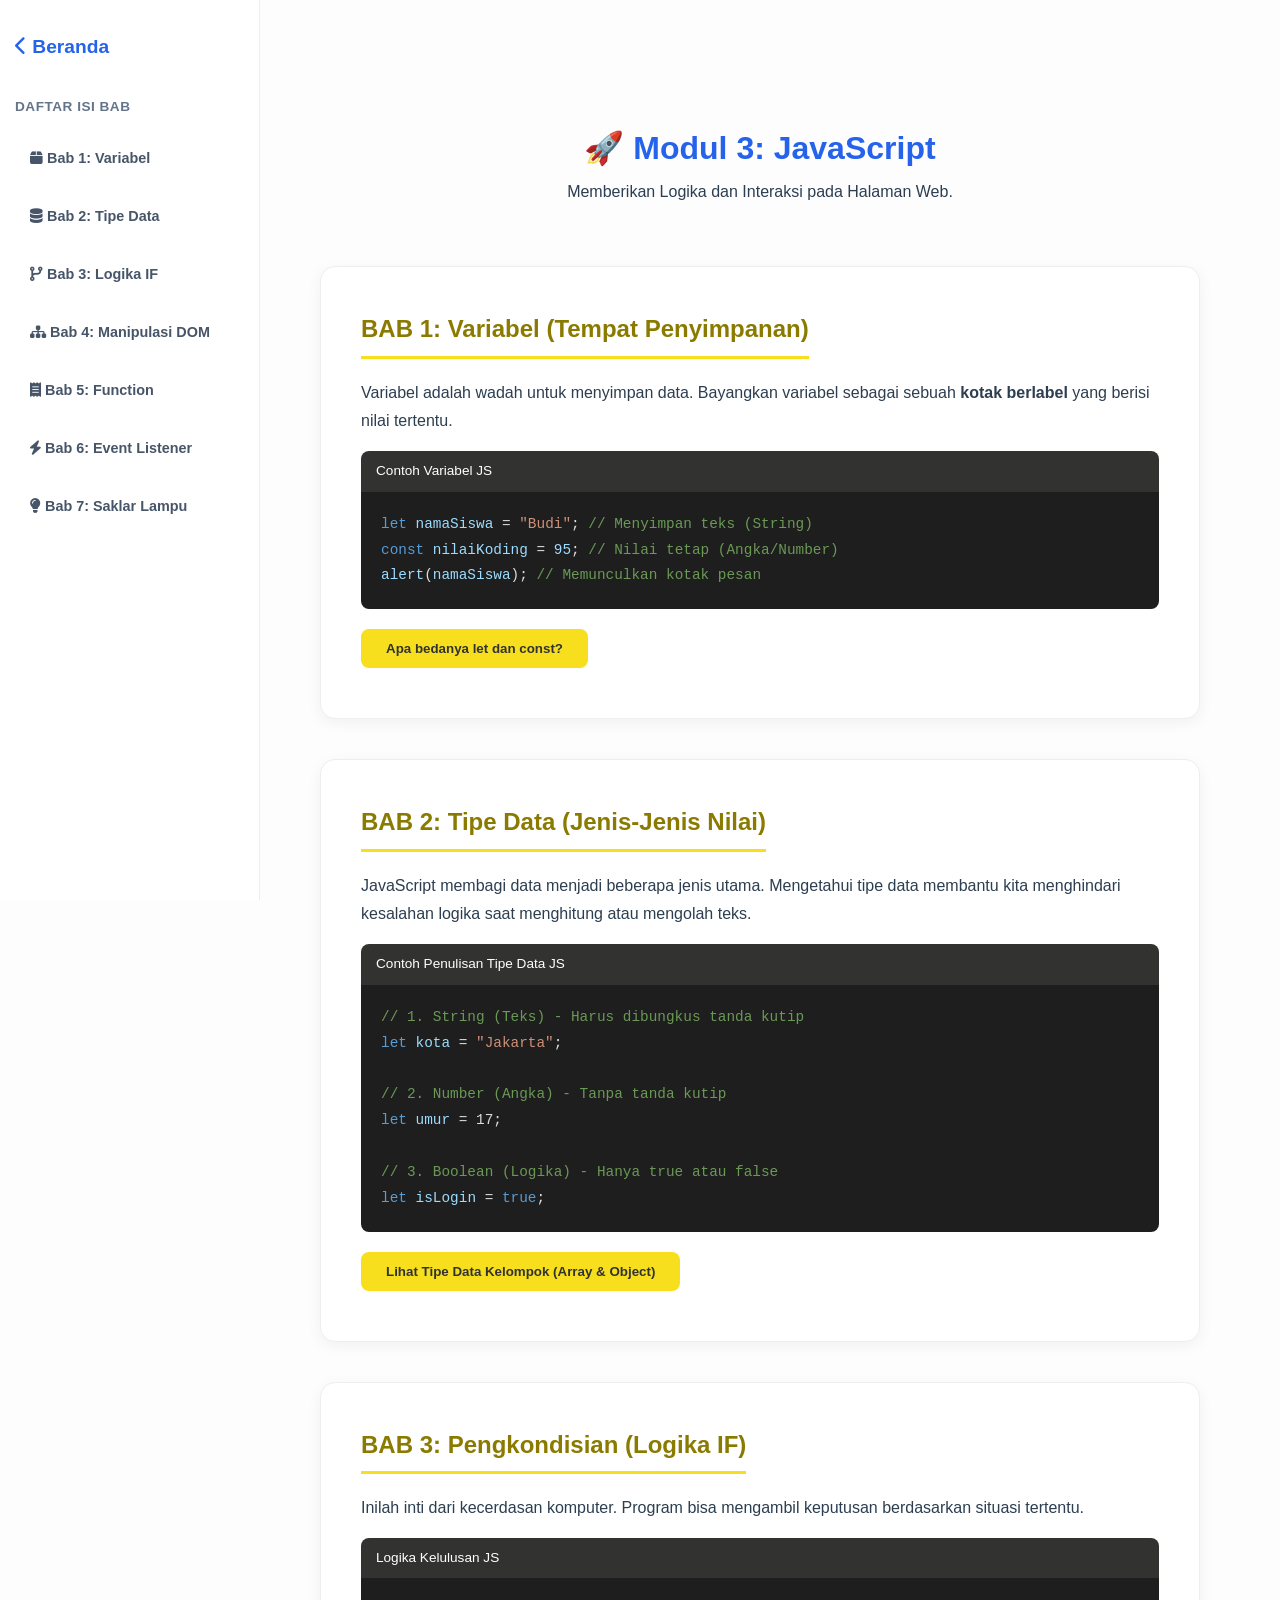
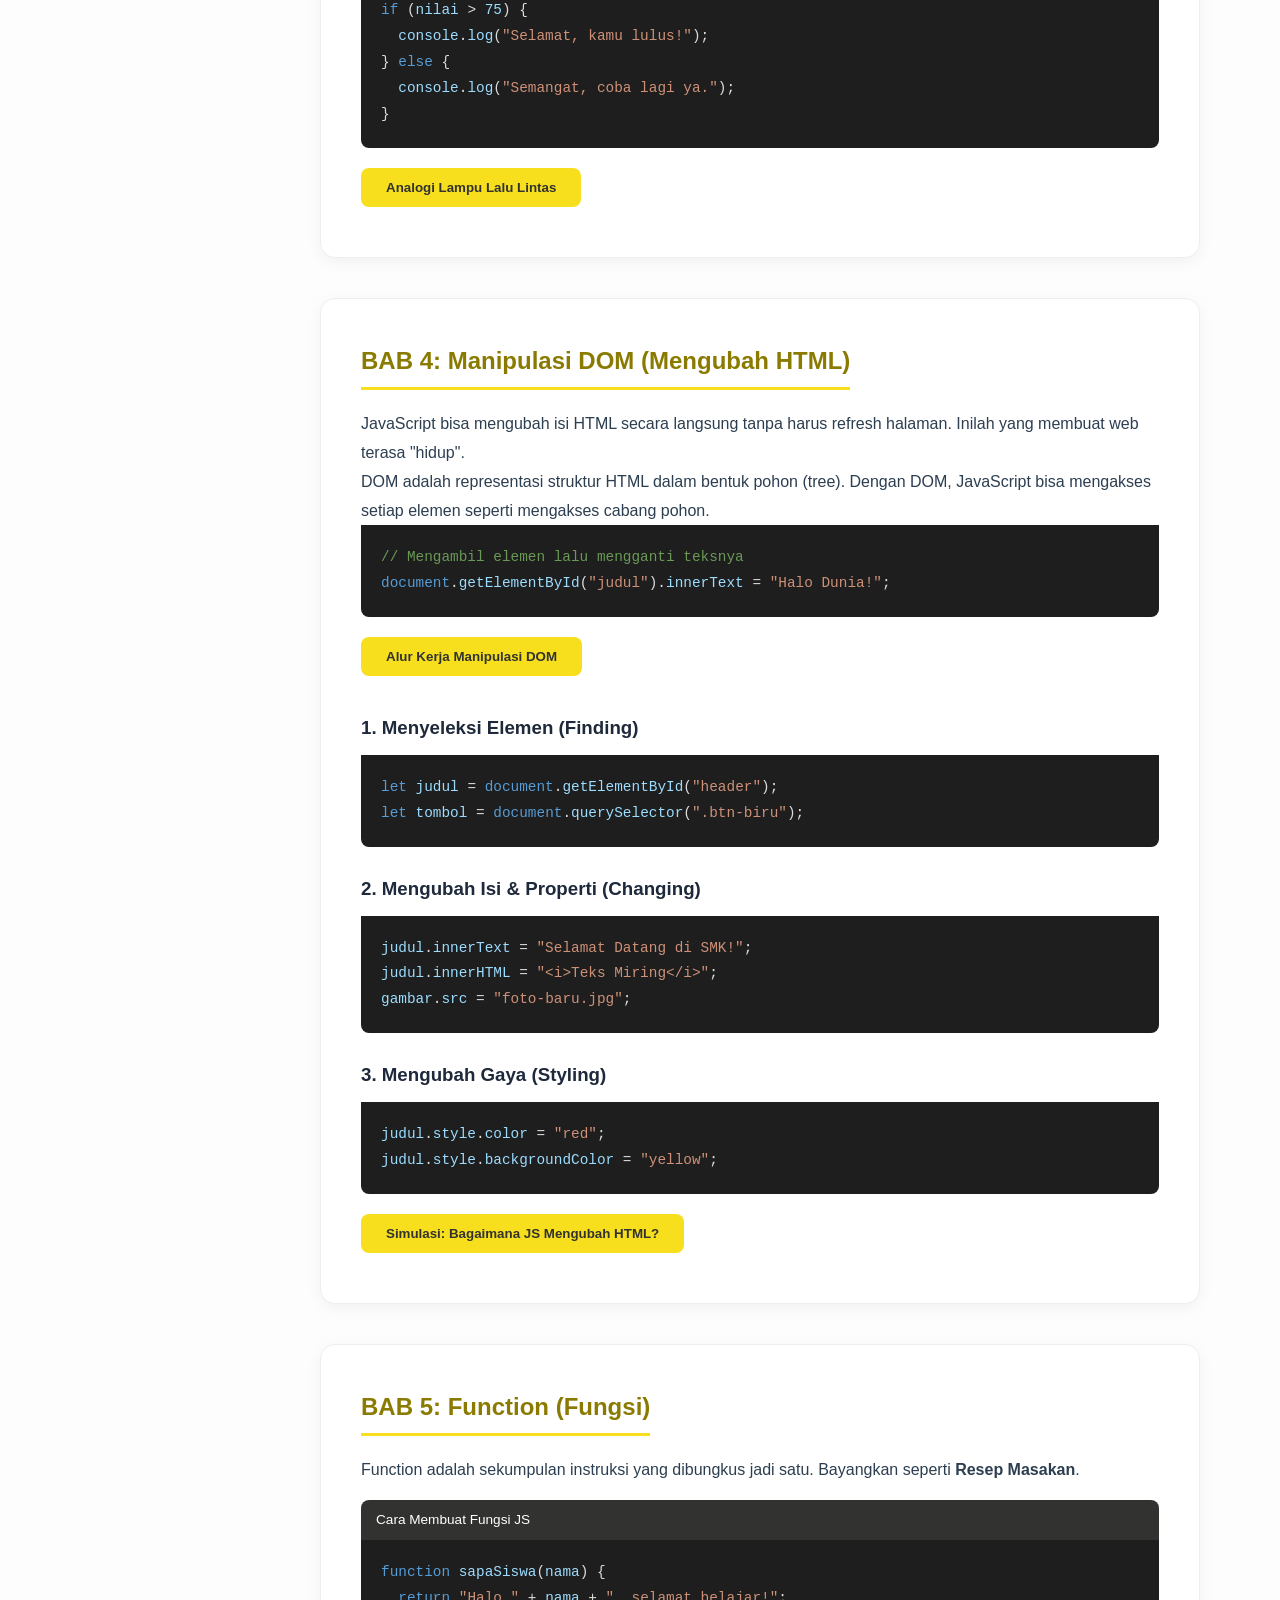
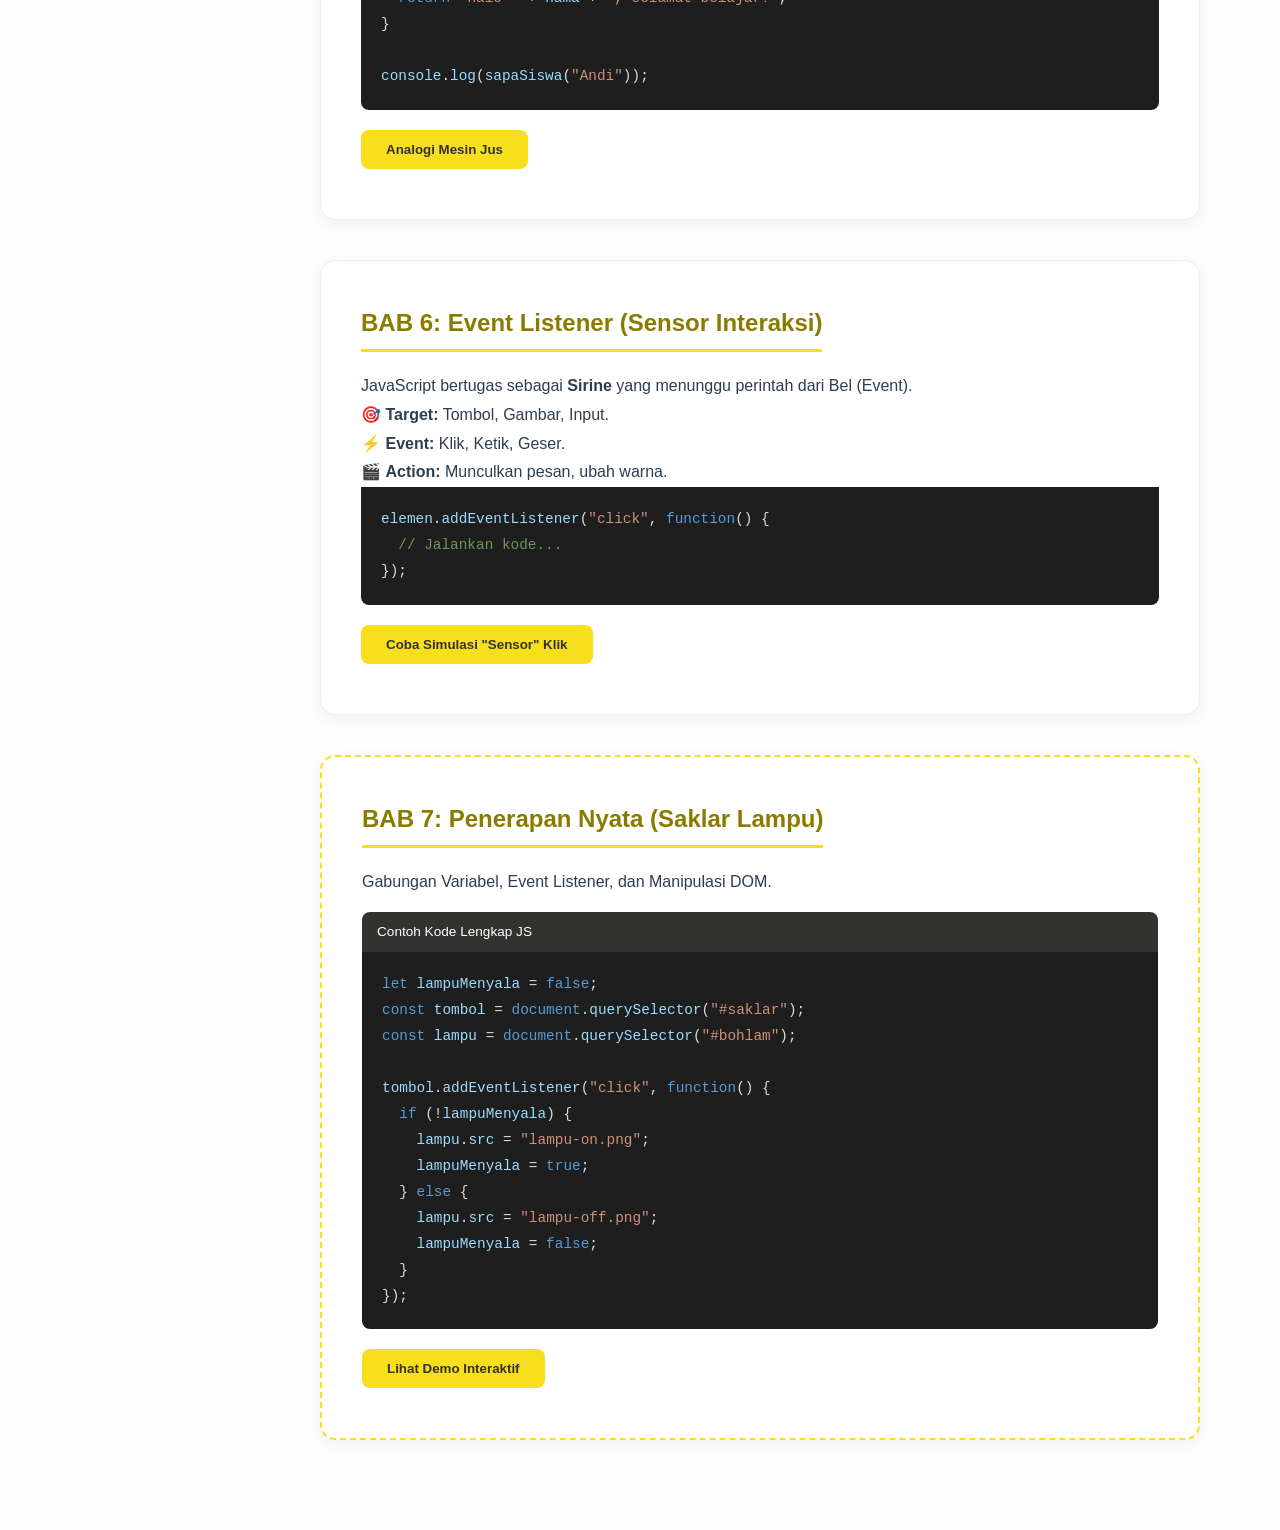
<file: materi-js.html>
<!DOCTYPE html>
<html lang="id">
  <head>
    <meta charset="UTF-8" />
    <meta name="viewport" content="width=device-width, initial-scale=1.0" />
    <title>Modul 3: Logika JavaScript - FrontEnd Master</title>
    <link rel="stylesheet" href="https://cdnjs.cloudflare.com/ajax/libs/font-awesome/6.0.0/css/all.min.css" />
    <link rel="stylesheet" href="style.css" />
    <style>
      :root {
        --js-color: #f7df1e;
        --js-dark: #323330;
        --bg: #fdfdfd;
        --sidebar-width: 260px;
      }

      * {
        box-sizing: border-box;
      }

      body {
        font-family: "Roboto", sans-serif;
        line-height: 1.8;
        background: var(--bg);
        color: #2c3e50;
        margin: 0;
        display: flex;
        min-height: 100vh;
      }

      /* --- STYLE SIDEBAR (DESKTOP) --- */
      .sidebar {
        width: var(--sidebar-width);
        height: 100vh;
        background: white;
        border-right: 1px solid #eee;
        position: fixed;
        left: 0;
        top: 0;
        padding: 30px 15px;
        overflow-y: auto;
        z-index: 100;
        transition: transform 0.3s ease-in-out;
      }

      .sidebar-brand {
        font-weight: bold;
        color: #2563eb;
        font-size: 1.2rem;
        margin-bottom: 30px;
        display: block;
        text-decoration: none;
      }

      .sidebar h4 {
        margin-bottom: 15px;
        color: #64748b;
        font-size: 0.85rem;
        text-transform: uppercase;
        letter-spacing: 0.5px;
      }

      .sidebar ul {
        list-style: none;
        padding: 0;
      }

      .sidebar ul li {
        margin-bottom: 8px;
      }

      .sidebar ul li a {
        display: block;
        padding: 12px 15px;
        color: #475569;
        text-decoration: none;
        border-radius: 8px;
        font-weight: 600;
        font-size: 0.9rem;
        transition: 0.2s;
      }

      .sidebar ul li a:hover {
        background: #fffbe6;
        color: #8a7b00;
      }

      /* --- ANIMASI SCROLL (REVEAL) --- */
      .reveal {
        opacity: 0;
        transform: translateY(30px);
        transition: all 0.8s ease-out;
      }
      .reveal.active {
        opacity: 1;
        transform: translateY(0);
      }

      /* --- KONTEN UTAMA --- */
      .container {
        max-width: 1000px;
        margin-left: var(--sidebar-width);
        flex: 1;
        padding: 50px 60px;
        min-width: 0;
      }

      .materi-card {
        background: white;
        border-radius: 15px;
        padding: 40px;
        margin-bottom: 40px;
        border: 1px solid #eee;
        box-shadow: 0 4px 15px rgba(0, 0, 0, 0.05);
        scroll-margin-top: 100px;
      }

      h2 {
        color: #8a7b00;
        border-bottom: 3px solid var(--js-color);
        display: inline-block;
        padding-bottom: 5px;
        margin-bottom: 20px;
      }

      h3 {
        margin: 25px 0 10px;
        color: #1e293b;
      }

      .code-header {
        background: var(--js-dark);
        color: white;
        padding: 8px 15px;
        border-radius: 8px 8px 0 0;
        font-size: 0.85rem;
        margin-top: 15px;
      }

      .code-block {
        background: #1e1e1e;
        color: #dcdcdc;
        padding: 20px;
        border-radius: 0 0 8px 8px;
        font-family: "Fira Code", monospace;
        font-size: 0.9rem;
        overflow-x: auto;
        margin-bottom: 20px;
      }

      .keyword { color: #569cd6; }
      .variable { color: #9cdcfe; }
      .string { color: #ce9178; }
      .comment { color: #6a9955; }
      
      .btn-logic {
        background: var(--js-color);
        color: var(--js-dark);
        border: none;
        padding: 12px 25px;
        border-radius: 8px;
        font-weight: bold;
        cursor: pointer;
        transition: 0.3s;
        margin-bottom: 10px;
        display: inline-block;
      }

      .btn-logic:hover {
        transform: scale(1.05);
        box-shadow: 0 5px 15px rgba(247, 223, 30, 0.4);
      }

      /* Tombol Menu Mobile asli milikmu */
      .mobile-trigger {
        display: none;
        background: var(--js-dark);
        color: var(--js-color);
        border: 1px solid var(--js-color);
        padding: 10px 16px;
        border-radius: 8px;
        font-size: 1rem;
        font-weight: bold;
        cursor: pointer;
        box-shadow: 0 4px 10px rgba(0,0,0,0.15);
      }

      /* ===================================================
         MEDIA QUERIES (PERBAIKAN RESPONSIVITAS TOTAL)
         =================================================== */
      @media (max-width: 992px) {
        body {
          flex-direction: column;
        }

        /* Perbaikan Gambar 1: Tombol menu mengambang rapi, sidebar ditarik keluar layar */
        .mobile-trigger {
          display: block !important;
          position: fixed !important;
          top: 15px !important;
          left: 15px !important;
          z-index: 2000 !important;
        }

        .sidebar {
          position: fixed !important;
          left: 0 !important;
          top: 0 !important;
          transform: translateX(-100%); /* Tersembunyi aman di kiri */
          width: 280px !important;
          height: 100vh !important;
          z-index: 1900 !important;
          padding-top: 80px !important; /* Agar link daftar isi tidak tertutup tombol menu */
          box-shadow: 5px 0 25px rgba(0, 0, 0, 0.15);
          transition: transform 0.3s ease-in-out;
        }

        /* Muncul bergeser ke kanan saat aktif */
        .sidebar.active {
          transform: translateX(0) !important;
        }

        /* Konten utama melebar penuh dan diberi jarak atas dari tombol menu */
        .container {
          margin-left: 0 !important;
          padding: 80px 15px 30px !important;
          width: 100% !important;
          max-width: 100% !important;
          overflow-x: hidden;
        }
      }

      @media (max-width: 768px) {
        header h1 {
          font-size: 2rem !important;
        }
        
        .materi-card {
          padding: 25px 15px !important;
        }

        /* Perbaikan Gambar 2: Memaksa flexbox alur kerja DOM yang sebaris berganti menumpuk ke bawah */
        .materi-card div[style*="display: flex"],
        div[style*="display: flex"] {
          flex-direction: column !important;
          gap: 15px !important;
        }

        /* Memastikan kotak Input & Proses melebar penuh di HP */
        div[style*="display: flex"] > div {
          width: 100% !important;
          max-width: 100% !important;
          display: block !important;
        }

        /* Mengunci potongan kodingan panjang agar otomatis patah baris dan tidak bocor ke kanan */
        .code-block {
          padding: 15px !important;
          font-size: 0.85rem !important;
          white-space: pre-wrap !important;
          word-break: break-word !important;
        }
      }
    </style>
  </head>
  <body>

    <button class="mobile-trigger" onclick="toggleSidebar()">
      <i class="fas fa-bars"></i> Menu Modul
    </button>

    <nav class="sidebar" id="sidebarMenu">
      <a href="index.html#materi" class="sidebar-brand">
        <i class="fas fa-chevron-left"></i> Beranda
      </a>
      <h4>Daftar Isi Bab</h4>
      <ul>
        <li><a href="#bab1" onclick="toggleSidebar()"><i class="fas fa-box"></i> Bab 1: Variabel</a></li>
        <li><a href="#bab2" onclick="toggleSidebar()"><i class="fas fa-database"></i> Bab 2: Tipe Data</a></li>
        <li><a href="#bab3" onclick="toggleSidebar()"><i class="fas fa-code-branch"></i> Bab 3: Logika IF</a></li>
        <li><a href="#bab4" onclick="toggleSidebar()"><i class="fas fa-sitemap"></i> Bab 4: Manipulasi DOM</a></li>
        <li><a href="#bab5" onclick="toggleSidebar()"><i class="fas fa-receipt"></i> Bab 5: Function</a></li>
        <li><a href="#bab6" onclick="toggleSidebar()"><i class="fas fa-bolt"></i> Bab 6: Event Listener</a></li>
        <li><a href="#bab7" onclick="toggleSidebar()"><i class="fas fa-lightbulb"></i> Bab 7: Saklar Lampu</a></li>
      </ul>
    </nav>

    <div class="container">
      <header style="text-align: center; margin-bottom: 60px">
        <a href="index.html#materi" style="text-decoration: none; color: #2563eb; font-weight: bold"> 
          <h1>🚀 Modul 3: JavaScript</h1>
        </a>
        <p>Memberikan Logika dan Interaksi pada Halaman Web.</p>
      </header>

      <article class="materi-card reveal" id="bab1">
        <h2>BAB 1: Variabel (Tempat Penyimpanan)</h2>
        <p>Variabel adalah wadah untuk menyimpan data. Bayangkan variabel sebagai sebuah <b>kotak berlabel</b> yang berisi nilai tertentu.</p>

        <div class="code-header">Contoh Variabel <span>JS</span></div>
        <div class="code-block">
          <span class="keyword">let</span> <span class="variable">namaSiswa</span> = <span class="string">"Budi"</span>; <span class="comment">// Menyimpan teks (String)</span><br />
          <span class="keyword">const</span> <span class="variable">nilaiKoding</span> = <span class="variable">95</span>; <span class="comment">// Nilai tetap (Angka/Number)</span><br />
          <span class="variable">alert</span>(<span class="variable">namaSiswa</span>); <span class="comment">// Memunculkan kotak pesan</span>
        </div>

        <button onclick="expandJS('var')" class="btn-logic">Apa bedanya let dan const?</button>
        <div id="detail-var"></div>
      </article>

      <article class="materi-card reveal" id="bab2">
        <h2>BAB 2: Tipe Data (Jenis-Jenis Nilai)</h2>
        <p>JavaScript membagi data menjadi beberapa jenis utama. Mengetahui tipe data membantu kita menghindari kesalahan logika saat menghitung atau mengolah teks.</p>

        <div class="code-header">Contoh Penulisan Tipe Data <span>JS</span></div>
        <div class="code-block">
          <span class="comment">// 1. String (Teks) - Harus dibungkus tanda kutip</span><br />
          <span class="keyword">let</span> <span class="variable">kota</span> = <span class="string">"Jakarta"</span>;<br /><br />
          <span class="comment">// 2. Number (Angka) - Tanpa tanda kutip</span><br />
          <span class="keyword">let</span> <span class="variable">umur</span> = <span class="val">17</span>;<br /><br />
          <span class="comment">// 3. Boolean (Logika) - Hanya true atau false</span><br />
          <span class="keyword">let</span> <span class="variable">isLogin</span> = <span class="keyword">true</span>;
        </div>

        <button onclick="expandJS('datatype')" class="btn-logic">Lihat Tipe Data Kelompok (Array & Object)</button>
        <div id="detail-datatype"></div>
      </article>

      <article class="materi-card reveal" id="bab3">
        <h2>BAB 3: Pengkondisian (Logika IF)</h2>
        <p>Inilah inti dari kecerdasan komputer. Program bisa mengambil keputusan berdasarkan situasi tertentu.</p>

        <div class="code-header">Logika Kelulusan <span>JS</span></div>
        <div class="code-block">
          <span class="keyword">if</span> (<span class="variable">nilai</span> > <span class="variable">75</span>) {<br />
          &nbsp;&nbsp;<span class="variable">console</span>.<span class="variable">log</span>(<span class="string">"Selamat, kamu lulus!"</span>);<br />
          } <span class="keyword">else</span> {<br />
          &nbsp;&nbsp;<span class="variable">console</span>.<span class="variable">log</span>(<span class="string">"Semangat, coba lagi ya."</span>);<br />
          }
        </div>
        <button onclick="expandJS('if')" class="btn-logic">Analogi Lampu Lalu Lintas</button>
        <div id="detail-if"></div>
      </article>

      <article class="materi-card reveal" id="bab4">
        <h2>BAB 4: Manipulasi DOM (Mengubah HTML)</h2>
        <p>JavaScript bisa mengubah isi HTML secara langsung tanpa harus refresh halaman. Inilah yang membuat web terasa "hidup".</p>
        <p>DOM adalah representasi struktur HTML dalam bentuk pohon (tree). Dengan DOM, JavaScript bisa mengakses setiap elemen seperti mengakses cabang pohon.</p>

        <div class="code-block">
          <span class="comment">// Mengambil elemen lalu mengganti teksnya</span><br />
          <span class="keyword">document</span>.<span class="variable">getElementById</span>(<span class="string">"judul"</span>).<span class="variable">innerText</span> = <span class="string">"Halo Dunia!"</span>;
        </div>
        
        <button onclick="expandJS('dom')" class="btn-logic">Alur Kerja Manipulasi DOM</button>
        <div id="detail-dom"></div>

        <h3>1. Menyeleksi Elemen (Finding)</h3>
        <div class="code-block">
          <span class="keyword">let</span> <span class="variable">judul</span> = <span class="keyword">document</span>.<span class="variable">getElementById</span>(<span class="string">"header"</span>);<br />
          <span class="keyword">let</span> <span class="variable">tombol</span> = <span class="keyword">document</span>.<span class="variable">querySelector</span>(<span class="string">".btn-biru"</span>);
        </div>

        <h3>2. Mengubah Isi & Properti (Changing)</h3>
        <div class="code-block">
          <span class="variable">judul</span>.<span class="variable">innerText</span> = <span class="string">"Selamat Datang di SMK!"</span>;<br />
          <span class="variable">judul</span>.<span class="variable">innerHTML</span> = <span class="string">"&lt;i&gt;Teks Miring&lt;/i&gt;"</span>;<br />
          <span class="variable">gambar</span>.<span class="variable">src</span> = <span class="string">"foto-baru.jpg"</span>;
        </div>

        <h3>3. Mengubah Gaya (Styling)</h3>
        <div class="code-block">
          <span class="variable">judul</span>.<span class="variable">style</span>.<span class="variable">color</span> = <span class="string">"red"</span>;<br />
          <span class="variable">judul</span>.<span class="variable">style</span>.<span class="variable">backgroundColor</span> = <span class="string">"yellow"</span>;
        </div>

        <button onclick="expandJS('dom_action')" class="btn-logic">Simulasi: Bagaimana JS Mengubah HTML?</button>
        <div id="detail-dom-action"></div>
      </article>

      <article class="materi-card reveal" id="bab5">
        <h2>BAB 5: Function (Fungsi)</h2>
        <p>Function adalah sekumpulan instruksi yang dibungkus jadi satu. Bayangkan seperti <b>Resep Masakan</b>.</p>

        <div class="code-header">Cara Membuat Fungsi <span>JS</span></div>
        <div class="code-block">
          <span class="keyword">function</span> <span class="variable">sapaSiswa</span>(<span class="variable">nama</span>) {<br />
          &nbsp;&nbsp;<span class="keyword">return</span> <span class="string">"Halo "</span> + <span class="variable">nama</span> + <span class="string">", selamat belajar!"</span>;<br />
          }<br /><br />
          <span class="variable">console</span>.<span class="variable">log</span>(<span class="variable">sapaSiswa</span>(<span class="string">"Andi"</span>));
        </div>
        <button onclick="expandJS('func')" class="btn-logic">Analogi Mesin Jus</button>
        <div id="detail-func"></div>
      </article>

      <article class="materi-card reveal" id="bab6">
        <h2>BAB 6: Event Listener (Sensor Interaksi)</h2>
        <p>JavaScript bertugas sebagai <b>Sirine</b> yang menunggu perintah dari Bel (Event).</p>

        <ul style="list-style: none; padding-left: 0">
          <li>🎯 <b>Target:</b> Tombol, Gambar, Input.</li>
          <li>⚡ <b>Event:</b> Klik, Ketik, Geser.</li>
          <li>🎬 <b>Action:</b> Munculkan pesan, ubah warna.</li>
        </ul>

        <div class="code-block">
          <span class="variable">elemen</span>.<span class="variable">addEventListener</span>(<span class="string">"click"</span>, <span class="keyword">function</span>() { <br />
          &nbsp;&nbsp;<span class="comment">// Jalankan kode...</span><br />
          });
        </div>

        <button onclick="expandJS('event_easy')" class="btn-logic">Coba Simulasi "Sensor" Klik</button>
        <div id="detail-event-easy"></div>
      </article>

      <article class="materi-card reveal" id="bab7" style="border: 2px dashed #f7df1e">
        <h2>BAB 7: Penerapan Nyata (Saklar Lampu)</h2>
        <p>Gabungan Variabel, Event Listener, dan Manipulasi DOM.</p>

        <div class="code-header">Contoh Kode Lengkap <span>JS</span></div>
        <div class="code-block">
          <span class="keyword">let</span> <span class="variable">lampuMenyala</span> = <span class="keyword">false</span>;<br />
          <span class="keyword">const</span> <span class="variable">tombol</span> = <span class="keyword">document</span>.<span class="variable">querySelector</span>(<span class="string">"#saklar"</span>);<br />
          <span class="keyword">const</span> <span class="variable">lampu</span> = <span class="keyword">document</span>.<span class="variable">querySelector</span>(<span class="string">"#bohlam"</span>);<br /><br />
          <span class="variable">tombol</span>.<span class="variable">addEventListener</span>(<span class="string">"click"</span>, <span class="keyword">function</span>() {<br />
          &nbsp;&nbsp;<span class="keyword">if</span> (!<span class="variable">lampuMenyala</span>) {<br />
          &nbsp;&nbsp;&nbsp;&nbsp;<span class="variable">lampu</span>.<span class="variable">src</span> = <span class="string">"lampu-on.png"</span>;<br />
          &nbsp;&nbsp;&nbsp;&nbsp;<span class="variable">lampuMenyala</span> = <span class="keyword">true</span>;<br />
          &nbsp;&nbsp;} <span class="keyword">else</span> {<br />
          &nbsp;&nbsp;&nbsp;&nbsp;<span class="variable">lampu</span>.<span class="variable">src</span> = <span class="string">"lampu-off.png"</span>;<br />
          &nbsp;&nbsp;&nbsp;&nbsp;<span class="variable">lampuMenyala</span> = <span class="keyword">false</span>;<br />
          &nbsp;&nbsp;}<br />
          });
        </div>

        <button onclick="expandJS('demo_project')" class="btn-logic">Lihat Demo Interaktif</button>
        <div id="detail-demo-project"></div>
      </article>
    </div>

    <script src="script-js.js"></script>
    <script>
      // Logika Drawer Sidebar Mobile asli & aman
      function toggleSidebar() {
        const sidebar = document.getElementById('sidebarMenu');
        if (window.innerWidth <= 992) {
          sidebar.classList.toggle('active');
        }
      }

      // Observer Scroll Reveal asli
      const observer = new IntersectionObserver((entries) => {
        entries.forEach((entry) => {
          if (entry.isIntersecting) {
            entry.target.classList.add('active');
          }
        });
      }, { threshold: 0.1 });

      document.querySelectorAll('.reveal').forEach((el) => observer.observe(el));
    </script>
  </body>
</html>
</file>
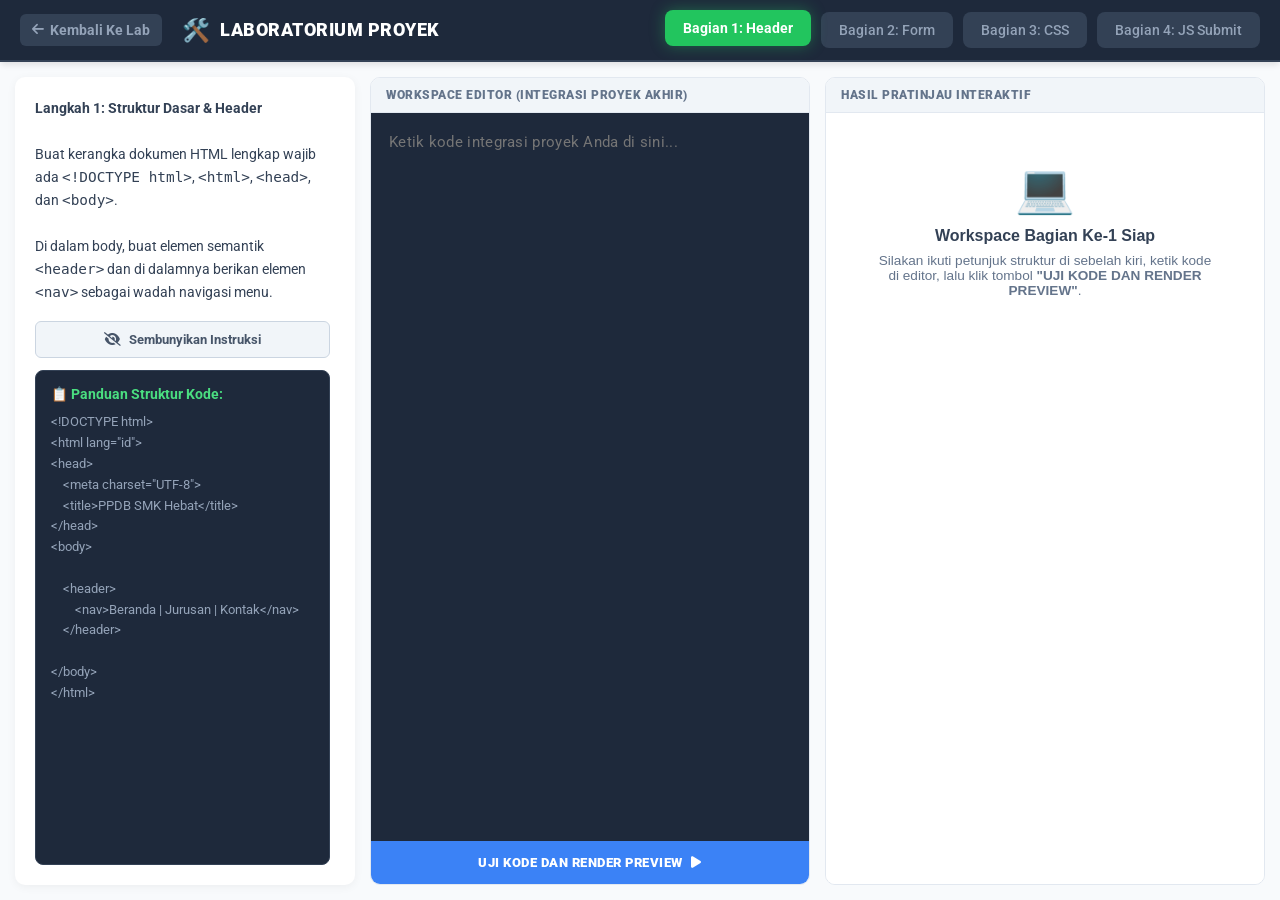
<file: proyek.html>
<!doctype html>
<html lang="id">
  <head>
    <meta charset="UTF-8" />
    <meta name="viewport" content="width=device-width, initial-scale=1.0" />
    <title>Laboratorium Proyek Akhir - PPDB SMK</title>

    <link rel="preconnect" href="https://fonts.googleapis.com" />
    <link rel="preconnect" href="https://fonts.gstatic.com" crossorigin />
    <link href="https://fonts.googleapis.com/css2?family=Roboto:wght@400;500;700;900&display=swap" rel="stylesheet" />

    <link rel="stylesheet" href="https://cdnjs.cloudflare.com/ajax/libs/font-awesome/6.4.0/css/all.min.css" />

    <style>
      :root {
        --primary: #22c55e;
        --primary-hover: #16a34a;
        --dark: #0f172a;
        --bg: #f8fafc;
      }

      * {
        box-sizing: border-box;
      }

      body {
        font-family: "Roboto", Arial, sans-serif;
        margin: 0;
        background: var(--bg);
        min-height: 100vh;
        display: flex;
        flex-direction: column;
      }

      /* --- NAVBAR / HEADER --- */
      header {
        background: #1e293b;
        color: white;
        padding: 12px 20px;
        display: flex;
        justify-content: space-between;
        align-items: center;
        box-shadow: 0 4px 6px -1px rgba(0, 0, 0, 0.1);
        border-bottom: 2px solid #334155;
        gap: 15px;
      }

      .brand-area {
        display: flex;
        align-items: center;
        gap: 15px;
      }

      .btn-back {
        text-decoration: none;
        color: #94a3b8;
        font-size: 0.85rem;
        font-weight: 700;
        display: flex;
        align-items: center;
        gap: 6px;
        transition: 0.3s;
        padding: 8px 12px;
        border-radius: 6px;
        background: #334155;
      }
      .btn-back:hover {
        color: white;
        background: #475569;
      }

      .brand-title {
        display: flex;
        align-items: center;
        gap: 10px;
        margin-left: 5px;
      }
      .brand-title .logo {
        font-size: 1.4rem;
      }
      .brand-title .text {
        font-weight: 900;
        font-size: 1.1rem;
        letter-spacing: 0.5px;
        text-transform: uppercase;
      }

      /* --- STEP TABS SYSTEM --- */
      .tabs {
        display: flex;
        gap: 10px;
        align-items: center;
      }
      .step-tab {
        background: #334155;
        color: #94a3b8;
        border: none;
        padding: 10px 18px;
        border-radius: 8px;
        cursor: pointer;
        font-family: "Roboto", Arial, sans-serif;
        font-weight: 500;
        font-size: 0.85rem;
        transition: all 0.3s ease;
      }
      .step-tab.active {
        background: var(--primary) !important;
        color: white !important;
        font-weight: 700;
        box-shadow: 0 0 15px rgba(34, 197, 94, 0.4);
        transform: translateY(-2px);
      }

      /* --- MAIN LAYOUT RESPONSIVE GRID --- */
      .main-container {
        display: grid;
        grid-template-columns: 340px 1fr 1fr;
        gap: 15px;
        padding: 15px;
        flex-grow: 1;
        overflow: hidden;
      }

      /* SIDEBAR / INSTRUKSI */
      .sidebar {
        background: white;
        padding: 20px;
        border-radius: 10px;
        box-shadow: 0 2px 10px rgba(0, 0, 0, 0.05);
        display: flex;
        flex-direction: column;
        overflow: hidden;
      }

      .instruction-box {
        flex-grow: 1;
        overflow-y: auto;
        padding-right: 5px;
        display: flex;
        flex-direction: column;
        gap: 12px;
      }

      #pembungkus-teks-petunjuk {
        transition: all 0.3s ease;
      }

      .toggle-hint-btn {
        width: 100%;
        background: #f1f5f9;
        color: #475569;
        border: 1px solid #cbd5e1;
        padding: 10px;
        border-radius: 6px;
        cursor: pointer;
        font-weight: bold;
        font-family: "Roboto", Arial, sans-serif;
        display: flex;
        align-items: center;
        justify-content: center;
        gap: 8px;
        transition: 0.2s;
        flex-shrink: 0;
      }
      .toggle-hint-btn:hover {
        background: #e2e8f0;
      }

      /* --- KOTAK KISI-KISI KODE (RESPONSIVE AMAN) --- */
      .hint-card {
        background: #1e293b;
        border: 1px solid #334155;
        padding: 15px;
        border-radius: 8px;
        flex-grow: 1;
        overflow-x: hidden;
        overflow-y: auto;
        min-height: 150px;
        max-width: 100%;
      }

      #box-kisi-kisi {
        font-family: "Roboto", Arial, sans-serif !important;
        font-size: 13px !important;
        line-height: 1.6;
        white-space: pre-wrap;
        word-wrap: break-word;
        word-break: break-all;
        margin: 0;
        color: #94a3b8;
      }

      #box-kisi-kisi mark {
        background-color: rgba(34, 197, 94, 0.25) !important;
        color: #4ade80 !important;
        font-weight: bold;
        padding: 1px 4px;
        border-radius: 3px;
        border-left: 3px solid #22c55e;
        display: inline;
      }

      /* BOX BLOK EDITOR & PREVIEW */
      .editor-box,
      .preview-box {
        display: flex;
        flex-direction: column;
        background: white;
        border-radius: 10px;
        overflow: hidden;
        border: 1px solid #e2e8f0;
      }

      .panel-label {
        background: #f1f5f9;
        padding: 10px 15px;
        font-size: 0.75rem;
        font-weight: 900;
        color: #64748b;
        border-bottom: 1px solid #e2e8f0;
        letter-spacing: 0.5px;
        display: flex;
        justify-content: space-between;
        align-items: center;
      }

      /* TEXTAREA KODE SISWA */
      textarea {
        flex-grow: 1;
        background: #1e293b;
        color: #e2e8f0;
        padding: 18px;
        font-family: "Roboto", Arial, sans-serif;
        font-size: 14.5px;
        line-height: 1.6;
        letter-spacing: 0.3px;
        border: none;
        outline: none;
        resize: none;
        min-height: 200px;
      }

      /* IFRAME DEFAULT (DESKTOP) */
      iframe {
        flex-grow: 1;
        border: none;
        width: 100%;
        min-height: 250px;
        background: white;
      }

      .btn-run {
        background: #3b82f6;
        color: white;
        border: none;
        padding: 14px;
        font-family: "Roboto", Arial, sans-serif;
        font-weight: 900;
        cursor: pointer;
        transition: 0.2s;
        letter-spacing: 0.5px;
      }
      .btn-run:hover {
        background: #2563eb;
      }

      /* =======================================================
         KUNCI UTAMA: MEDIA QUERIES STRATEGI UNTUK LAYAR HP
         ======================================================= */
      @media (max-width: 768px) {
        header {
          flex-direction: column !important;
          align-items: stretch !important;
          padding: 10px 12px !important;
          gap: 10px !important;
        }

        .brand-area {
          width: 100% !important;
          display: flex !important;
          justify-content: space-between !important;
          align-items: center !important;
        }

        .brand-title .text {
          font-size: 0.95rem !important;
          white-space: nowrap !important;
        }

        /* Menu tab langkah di HP bisa di-swipe kanan-kiri miring */
        .tabs {
          width: 100% !important;
          display: flex !important;
          flex-direction: row !important;
          flex-wrap: nowrap !important;
          overflow-x: auto !important;
          overflow-y: hidden !important;
          padding: 4px 2px 8px 2px !important;
          gap: 8px !important;
          -webkit-overflow-scrolling: touch !important;
        }

        .step-tab {
          padding: 8px 14px !important;
          font-size: 0.8rem !important;
          flex: 0 0 auto !important;
          white-space: nowrap !important;
        }

        .main-container {
          display: flex !important;
          flex-direction: column !important;
          padding: 10px !important;
          gap: 15px !important;
          overflow-x: hidden !important;
        }

        /* Paksa semua card selebar layar HP */
        .sidebar,
        .editor-box,
        .preview-box {
          width: 100% !important;
          max-width: 100% !important;
          display: flex !important;
          flex-direction: column !important;
        }

        .hint-card {
          width: 100% !important;
          max-width: 100% !important;
        }

        /* Batasi tinggi textarea agar tidak menghabiskan layar vertikal */
        textarea {
          font-size: 13.5px;
          min-height: 220px !important;
          flex-grow: 0 !important;
        }

        /* PERBAIKAN PREVIEW HP: Berikan lebar mutlak & tinggi ideal */
        .preview-box {
          min-height: 380px !important; /* Memastikan space wadah box preview luas */
        }

        iframe {
          width: 100% !important;
          max-width: 100% !important;
          min-height: 320px !important; /* PAKSA tinggi pratinjau agar tampil lega di HP */
          height: 320px !important;
          display: block !important;
          background: white !important;
          border: none !important;
        }
      }

      .tabs::-webkit-scrollbar {
        height: 4px;
      }
      .tabs::-webkit-scrollbar-thumb {
        background: #475569;
        border-radius: 10px;
      }
    </style>
  </head>
  <body>
    <header>
      <div class="brand-area">
        <a href="halaman-praktik.html" class="btn-back"> <i class="fas fa-arrow-left"></i> Kembali Ke Lab </a>
        <div class="brand-title">
          <span class="logo">🛠️</span>
          <span class="text">Laboratorium Proyek</span>
        </div>
      </div>

      <div class="tabs">
        <button class="step-tab active" onclick="gantiLangkah(1)">Bagian 1: Header</button>
        <button class="step-tab" onclick="gantiLangkah(2)">Bagian 2: Form</button>
        <button class="step-tab" onclick="gantiLangkah(3)">Bagian 3: CSS</button>
        <button class="step-tab" onclick="gantiLangkah(4)">Bagian 4: JS Submit</button>
      </div>
    </header>

    <div class="main-container">
      <aside class="sidebar">
        <div class="instruction-box">
          <div id="pembungkus-teks-petunjuk">
            <p id="konten-instruksi" style="color: #334155; line-height: 1.6; font-size: 0.9rem; margin-top: 0; margin-bottom: 5px"></p>
          </div>

          <button class="toggle-hint-btn" onclick="toggleInstruksiProyek()">
            <i id="toggle-icon" class="fas fa-eye-slash"></i>
            <span id="toggle-btn-text">Sembunyikan Instruksi</span>
          </button>

          <div id="box-referensi" class="hint-card">
            <strong style="color: #4ade80; display: block; margin-bottom: 10px; font-size: 0.85rem">📋 Panduan Struktur Kode:</strong>
            <pre id="box-kisi-kisi"></pre>
          </div>
        </div>
      </aside>

      <section class="editor-box">
        <div class="panel-label">
          <span>WORKSPACE EDITOR (INTEGRASI PROYEK AKHIR)</span>
        </div>
        <textarea id="kode-user" spellcheck="false" placeholder="Ketik kode integrasi proyek Anda di sini..."></textarea>
        <button class="btn-run" onclick="jalankanValidasiProyek()">UJI KODE DAN RENDER PREVIEW <i class="fas fa-play" style="margin-left: 5px"></i></button>
      </section>

      <section class="preview-box">
        <div class="panel-label">
          <span>HASIL PRATINJAU INTERAKTIF</span>
          <span id="status-validasi"></span>
        </div>
        <iframe id="frame-preview"></iframe>
      </section>
    </div>

    <script src="proyek.js"></script>

    <script>
      function toggleInstruksiProyek() {
        const teksPetunjuk = document.getElementById("pembungkus-teks-petunjuk");
        const btnText = document.getElementById("toggle-btn-text");
        const icon = document.getElementById("toggle-icon");

        if (teksPetunjuk.style.display === "none") {
          teksPetunjuk.style.display = "block";
          btnText.innerText = "Sembunyikan Instruksi";
          icon.className = "fas fa-eye-slash";
        } else {
          teksPetunjuk.style.display = "none";
          btnText.innerText = "Tampilkan Instruksi";
          icon.className = "fas fa-eye";
        }
      }
    </script>
  </body>
</html>
</file>
<file: style.css>
/* =========================================
   1. VARIABEL & RESET
   ========================================= */
:root {
  --color-1: #bde8f5;
  --color-2: #4988c4;
  --color-3: #1c4d8d;
  --color-4: #0f2854;
  --amber: #f59e0b;
  --white: #ffffff;
  --text-dark: #0f2854;
  --google-blue: #4285f4;
  --danger: #ef4444;
  --transition: 0.3s cubic-bezier(0.175, 0.885, 0.32, 1.275);
}

* {
  box-sizing: border-box;
  margin: 0;
  padding: 0;
}

html {
  scroll-behavior: smooth;
  scroll-padding-top: 80px;
}

body {
  font-family: "Inter", "Roboto", sans-serif;
  line-height: 1.6;
  color: var(--text-dark);
  padding-top: 70px;
}

.container {
  width: 90%;
  max-width: 1100px;
  margin: auto;
}

/* Tombol Mulai (Orange) */
.btn-primary {
  background-color: #f59e0b !important; /* Warna Amber */
  color: white !important;
  padding: 14px 32px;
  border-radius: 8px;
  text-decoration: none !important;
  display: inline-flex;
  font-weight: 700;
  box-shadow: 0 4px 15px rgba(245, 158, 11, 0.3);
}

.btn-primary:hover {
  background-color: #d97706 !important; /* Warna Amber Gelap saat hover */
  box-shadow: 0 6px 20px rgba(217, 119, 6, 0.4);
}

/* =========================================
   2. NAVBAR & NAVIGATION (DESKTOP)
   ========================================= */
.navbar {
  background: var(--white);
  padding: 15px 0;
  position: fixed;
  top: 0;
  left:0;
  width: 100%;
  z-index: 2000;
  border-bottom: 1px solid rgba(0, 0, 0, 0.05);
  box-shadow: 0 4px 20px rgba(0, 0, 0, 0.03);
  transition: all 0.3 ease;
}

.nav-flex {
  display: flex;
  justify-content: space-between;
  align-items: center;
}

.logo {
  font-size: 1.6rem;
  font-weight: 800;
  color: var(--color-4);
  letter-spacing: -0.5px;
  text-decoration: none;
  z-index: 2001; /* Tetap di atas menu sidebar */
}

.logo span {
  color: var(--color-2);
}

.menu-toggle {
  display: none; /* Sembunyikan di desktop */
}

.nav-menu {
  list-style: none;
  display: flex;
  gap: 25px;
  align-items: center;
}

.nav-menu a {
  text-decoration: none;
  color: var(--color-4);
  font-weight: 600;
  font-size: 0.95rem;
  transition: 0.3s;
  position: relative;
}

.nav-menu a:not(.nav-cta):not(.btn-login):not(.btn-logout)::after {
  content: "";
  position: absolute;
  width: 0;
  height: 2px;
  bottom: -5px;
  left: 0;
  background-color: var(--color-2);
  transition: 0.3s;
}

.nav-menu a:hover::after {
  width: 100%;
}

.nav-cta {
  background: var(--color-4);
  color: white !important;
  padding: 10px 22px;
  border-radius: 50px;
  box-shadow: 0 4px 10px rgba(15, 40, 84, 0.2);
}

.btn-login {
  border: 1.5px solid var(--google-blue);
  padding: 8px 18px;
  border-radius: 10px;
  color: var(--google-blue) !important;
  font-weight: 700;
  display: flex;
  align-items: center;
  gap: 8px;
  cursor: pointer;
  background: white;
}

.user-profile {
  display: flex;
  align-items: center;
  gap: 12px;
  background: #f1f5f9;
  padding: 6px 15px;
  border-radius: 50px;
  border: 1px solid #e2e8f0;
}

.btn-logout {
  background: var(--danger);
  color: white !important;
  border: none;
  padding: 5px 12px;
  border-radius: 6px;
  cursor: pointer;
  font-weight: 700;
}

/* =========================================
   3. HERO SECTION
   ========================================= */
.hero {
  min-height: 100vh;
  display: flex;
  align-items: center;
  justify-content: center;
  padding: 100px 5% 60px 5%;
  background: linear-gradient(135deg, var(--color-1) 0%, #e0f2fe 100%);
}

.hero-grid {
  display: grid;
  grid-template-columns: 1.2fr 0.8fr;
  gap: 60px;
  align-items: center;
  width: 100%;
}

.hero-text h1 {
  font-size: clamp(2.5rem, 5vw, 4rem);
  color: var(--color-4);
  line-height: 1.1;
  font-weight: 800;
  margin-bottom: 20px;
}

.hero-subtitle {
  font-size: 1.1rem;
  color: #334155;
  max-width: 500px;
  margin-bottom: 35px;
}

.hero-image img {
  width: 100%;
  max-width: 800px;
  animation: floating 3s ease-in-out infinite;
}

/* =========================================
   4. CARDS & SECTIONS
   ========================================= */
.section {
  padding: 90px 0;
}

.section-title {
  text-align: center;
  font-size: 2.3rem;
  margin-bottom: 50px;
  font-weight: 800;
}

.section-materi {
  background-color: var(--color-2);
  color: white;
}

.section-permainan {
  background-color: var(--color-3);
  color: white;
}
.section-kuis {
  background-color: var(--color-4);
  color: white;
}

.grid-card {
  display: grid;
  grid-template-columns: repeat(auto-fit, minmax(280px, 1fr));
  gap: 25px;
}

.card {
  padding: 40px 30px;
  border-radius: 24px;
  transition: var(--transition);
  text-align: center;
}

/* Menghilangkan garis bawah pada semua link materi */
.card a {
  text-decoration: none !important;
}

.card:hover {
  transform: translateY(-10px);
}
.card-white {
  background: white;
  color: var(--text-dark);
}
.card-glass {
  background: var(--color-4);
  border: 1px solid rgba(255, 255, 255, 0.2);
  backdrop-filter: blur(10px);
}
.card-dark {
  background: var(--color-3);
  border: 1px solid rgba(255, 255, 255, 0.1);
}

.btn-kuis {
  text-decoration: none !important;
  padding: 10px 25px;
  border-radius: 10px;
  display: inline-flex;
  align-items: center;
  gap: 10px;
  font-weight: 700;
  margin-top: 15px;
}


/* =========================================
   5. RESPONSIVE DESIGN (KUNCI UTAMA)
   ========================================= */

/* TABLET */
@media (max-width: 1024px) {
  .hero-grid {
    grid-template-columns: 1fr;
    text-align: center;
    gap: 40px;
  }
  .hero-text h1 {
    font-size: 2.8rem;
  }
  .hero-subtitle {
    margin: 0 auto 30px;
  }
  .grid-card {
    grid-template-columns: repeat(2, 1fr);
  }
}

/* HP / MOBILE */
@media (max-width: 768px) {
  /* 1. Hamburger Icon */
  .menu-toggle {
    display: flex !important;
    flex-direction: column;
    gap: 5px;
    cursor: pointer;
    z-index: 2002;
  }

  .menu-toggle span {
    width: 28px;
    height: 3px;
    background: var(--color-4);
    border-radius: 5px;
    transition: 0.3s;
  }

  /* 2. Mobile Sidebar */
  .nav-menu {
    position: fixed;
    top: 0;
    right: -100%;
    width: 80%;
    height: 100vh;
    background: white;
    flex-direction: column;
    justify-content: center;
    align-items: center;
    box-shadow: -10px 0 30px rgba(0, 0, 0, 0.1);
    transition: 0.5s cubic-bezier(0.4, 0, 0.2, 1);
    z-index: 2000;
    padding: 50px 0;
  }

  .nav-menu.active {
    right: 0;
  }

  /* 3. Hamburger Animation to X */
  .menu-toggle.is-active span:nth-child(1) {
    transform: translateY(8px) rotate(45deg);
  }
  .menu-toggle.is-active span:nth-child(2) {
    opacity: 0;
  }
  .menu-toggle.is-active span:nth-child(3) {
    transform: translateY(-8px) rotate(-45deg);
  }

  /* 4. Layout Adjustments */
  .grid-card {
    grid-template-columns: 1fr;
  }


  .btn-group {
    display: flex;
    flex-direction: column;
    gap: 10px;
  }
  .btn-praktik-hero {
    border: 2px solid #0f2854 !important;
    color: #0f2854 !important;
    background: transparent !important;
    padding: 12px 30px;
    border-radius: 8px;
    text-decoration: none !important;
    display: inline-flex;
    font-weight: 700;
    margin-left: 10px;
  }
  .hero-image {
    order: -1;
  } /* Gambar muncul di atas teks di HP */
}

/* FOOTER */
.footer {
  background: #030712;
  color: rgba(255, 255, 255, 0.6);
  text-align: center;
  padding: 40px 0;
  font-size: 0.8rem;
}

/* ANIMATIONS */
/* =========================================
   ANIMASI REVEAL (Tanpa Merusak Gaya Tombol)
   ========================================= */
.reveal,
.reveal-left,
.reveal-right {
  opacity: 0;
  transition: all 1s cubic-bezier(0.175, 0.885, 0.32, 1.275);
  pointer-events: none; /* Mencegah klik sebelum muncul */
}

.reveal {
  transform: translateY(40px);
}
.reveal-left {
  transform: translateX(-60px);
}
.reveal-right {
  transform: translateX(60px);
}

/* Saat Aktif */
.reveal.active,
.reveal-left.active,
.reveal-right.active {
  opacity: 1;
  transform: translate(0, 0);
  pointer-events: auto; /* Bisa diklik kembali */
}
</file>
